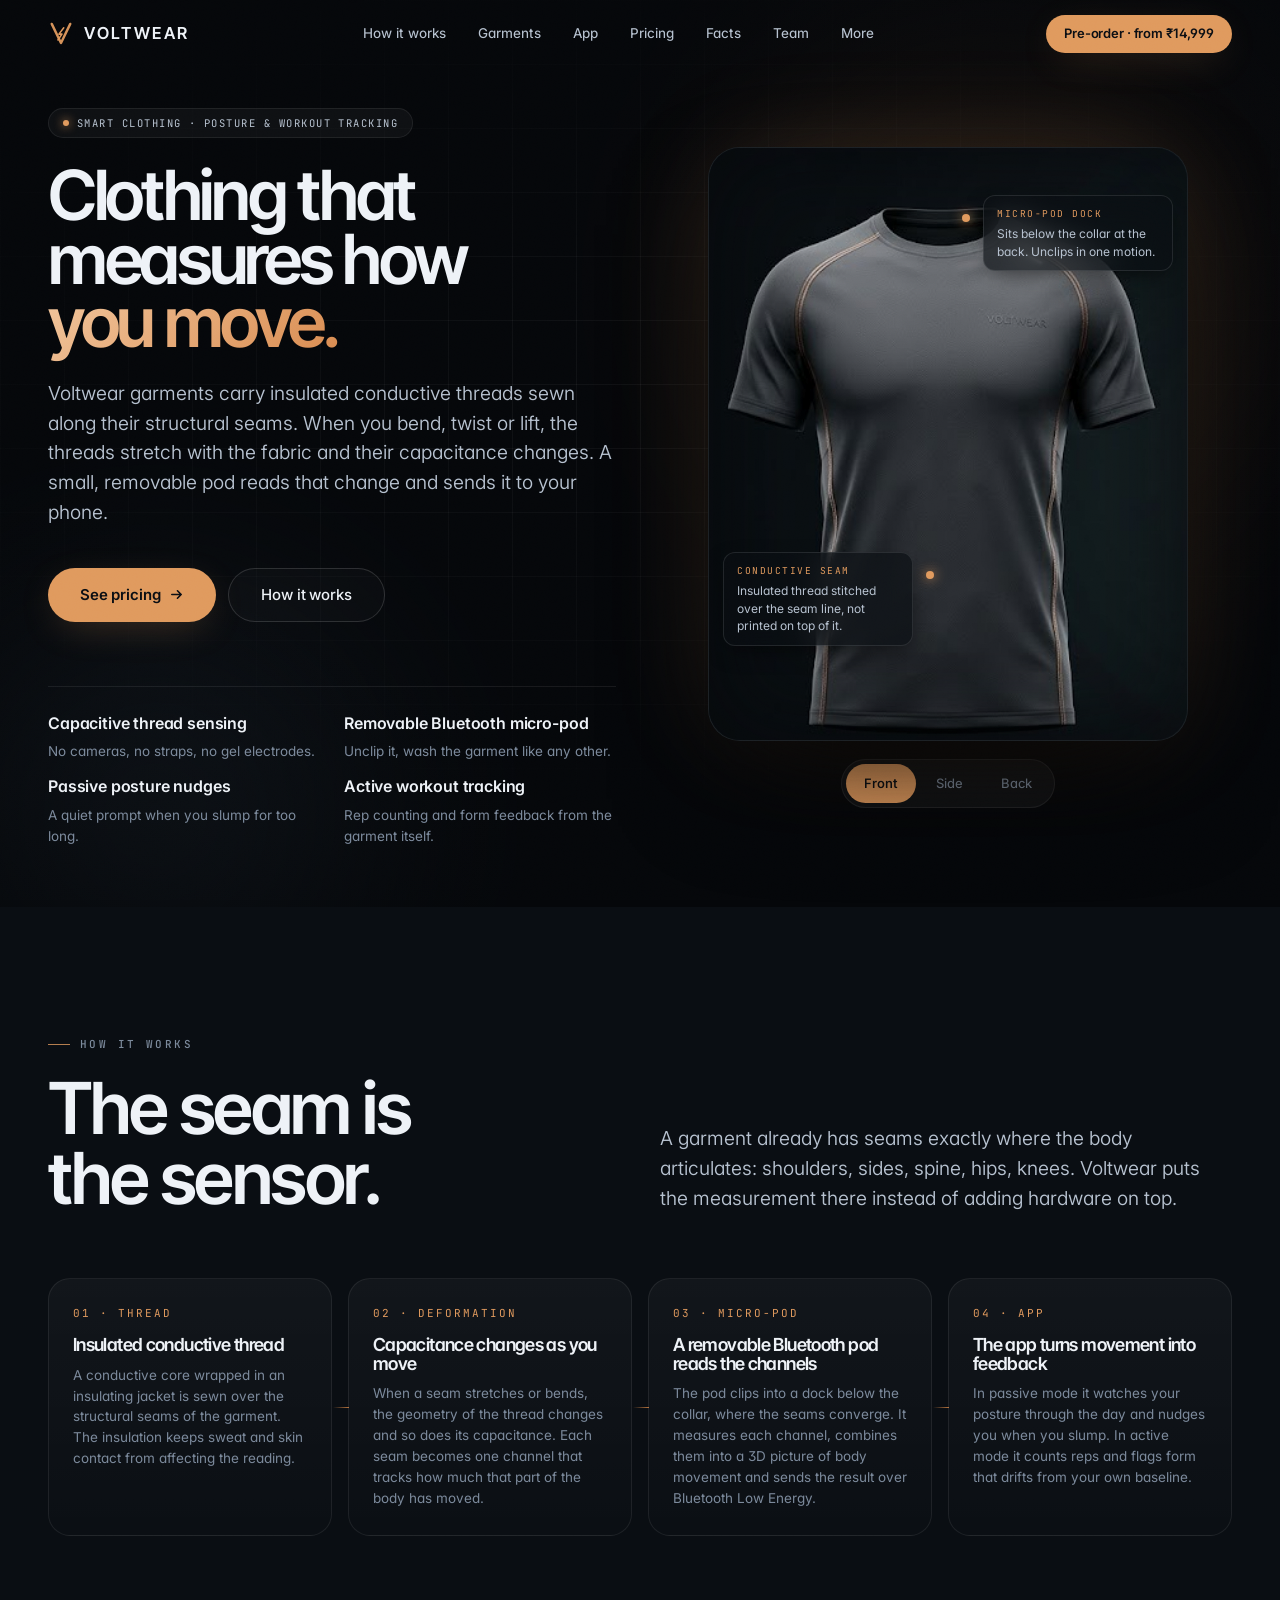
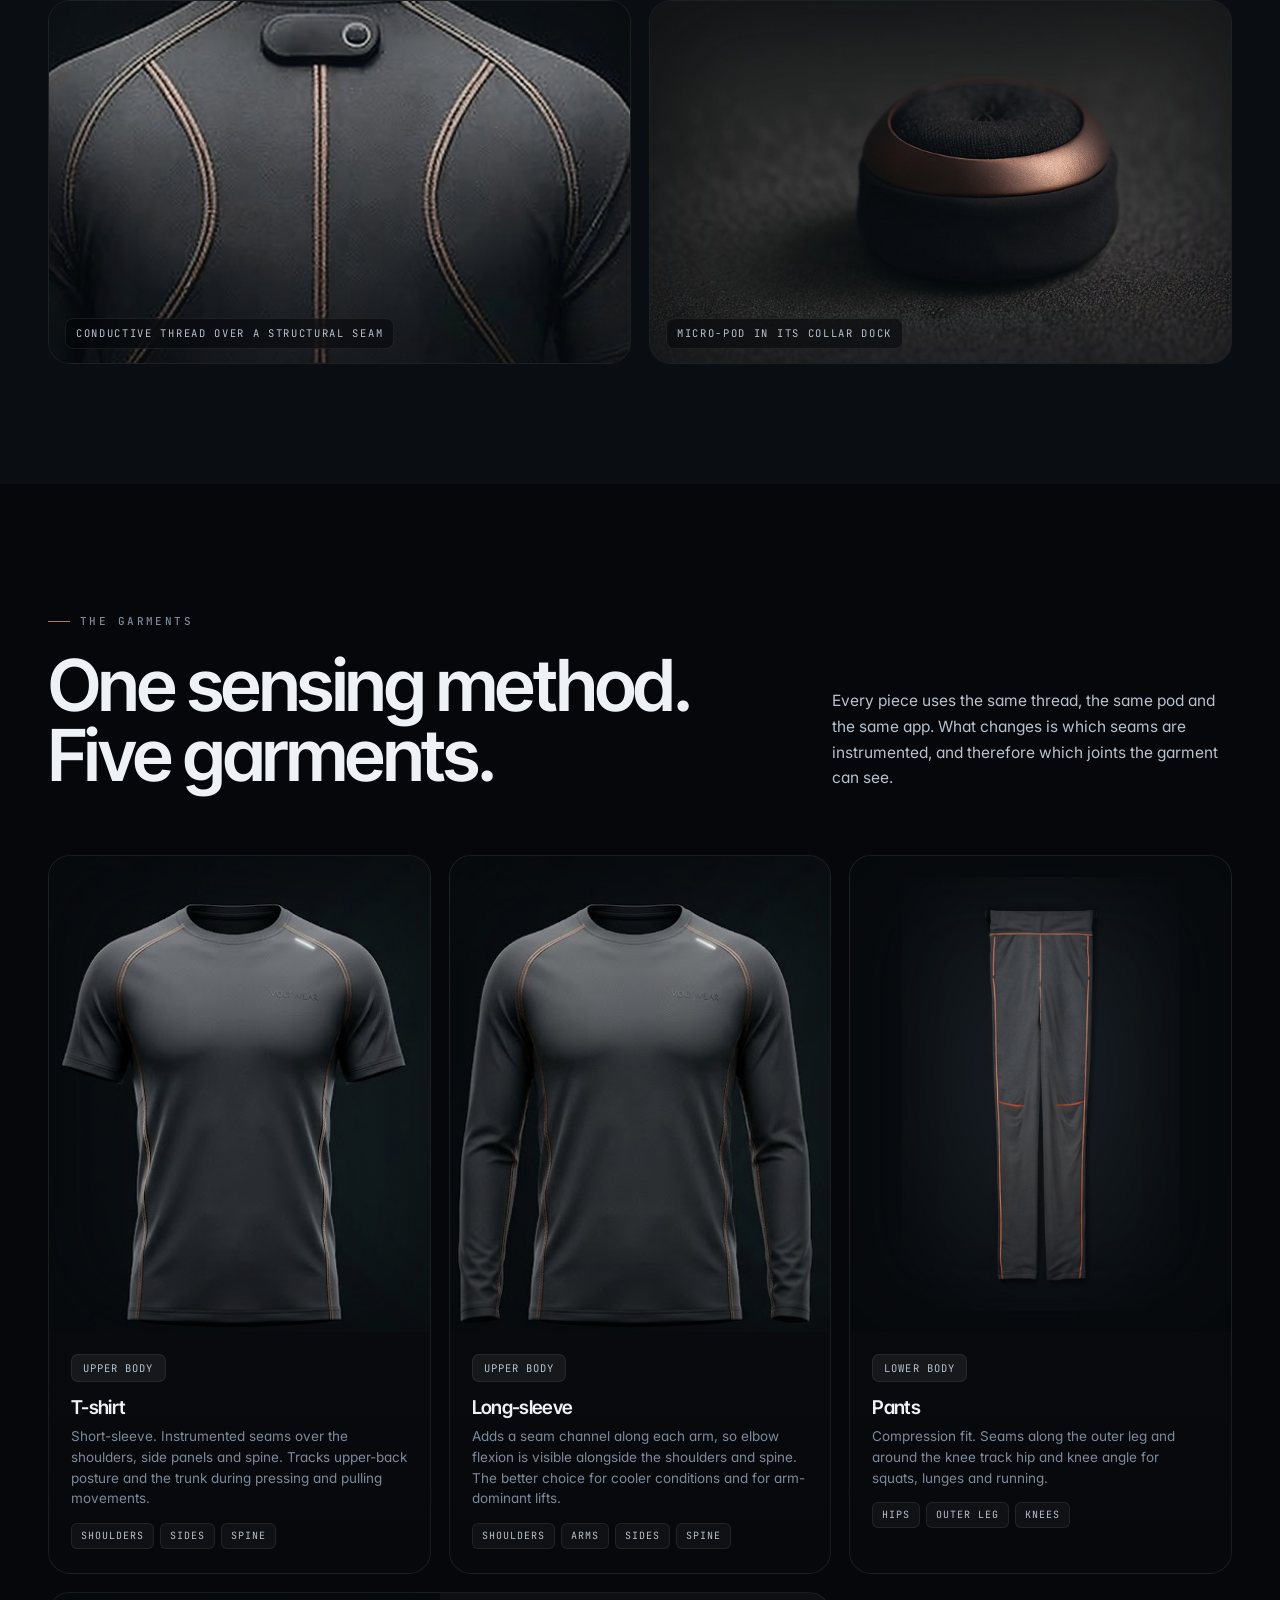
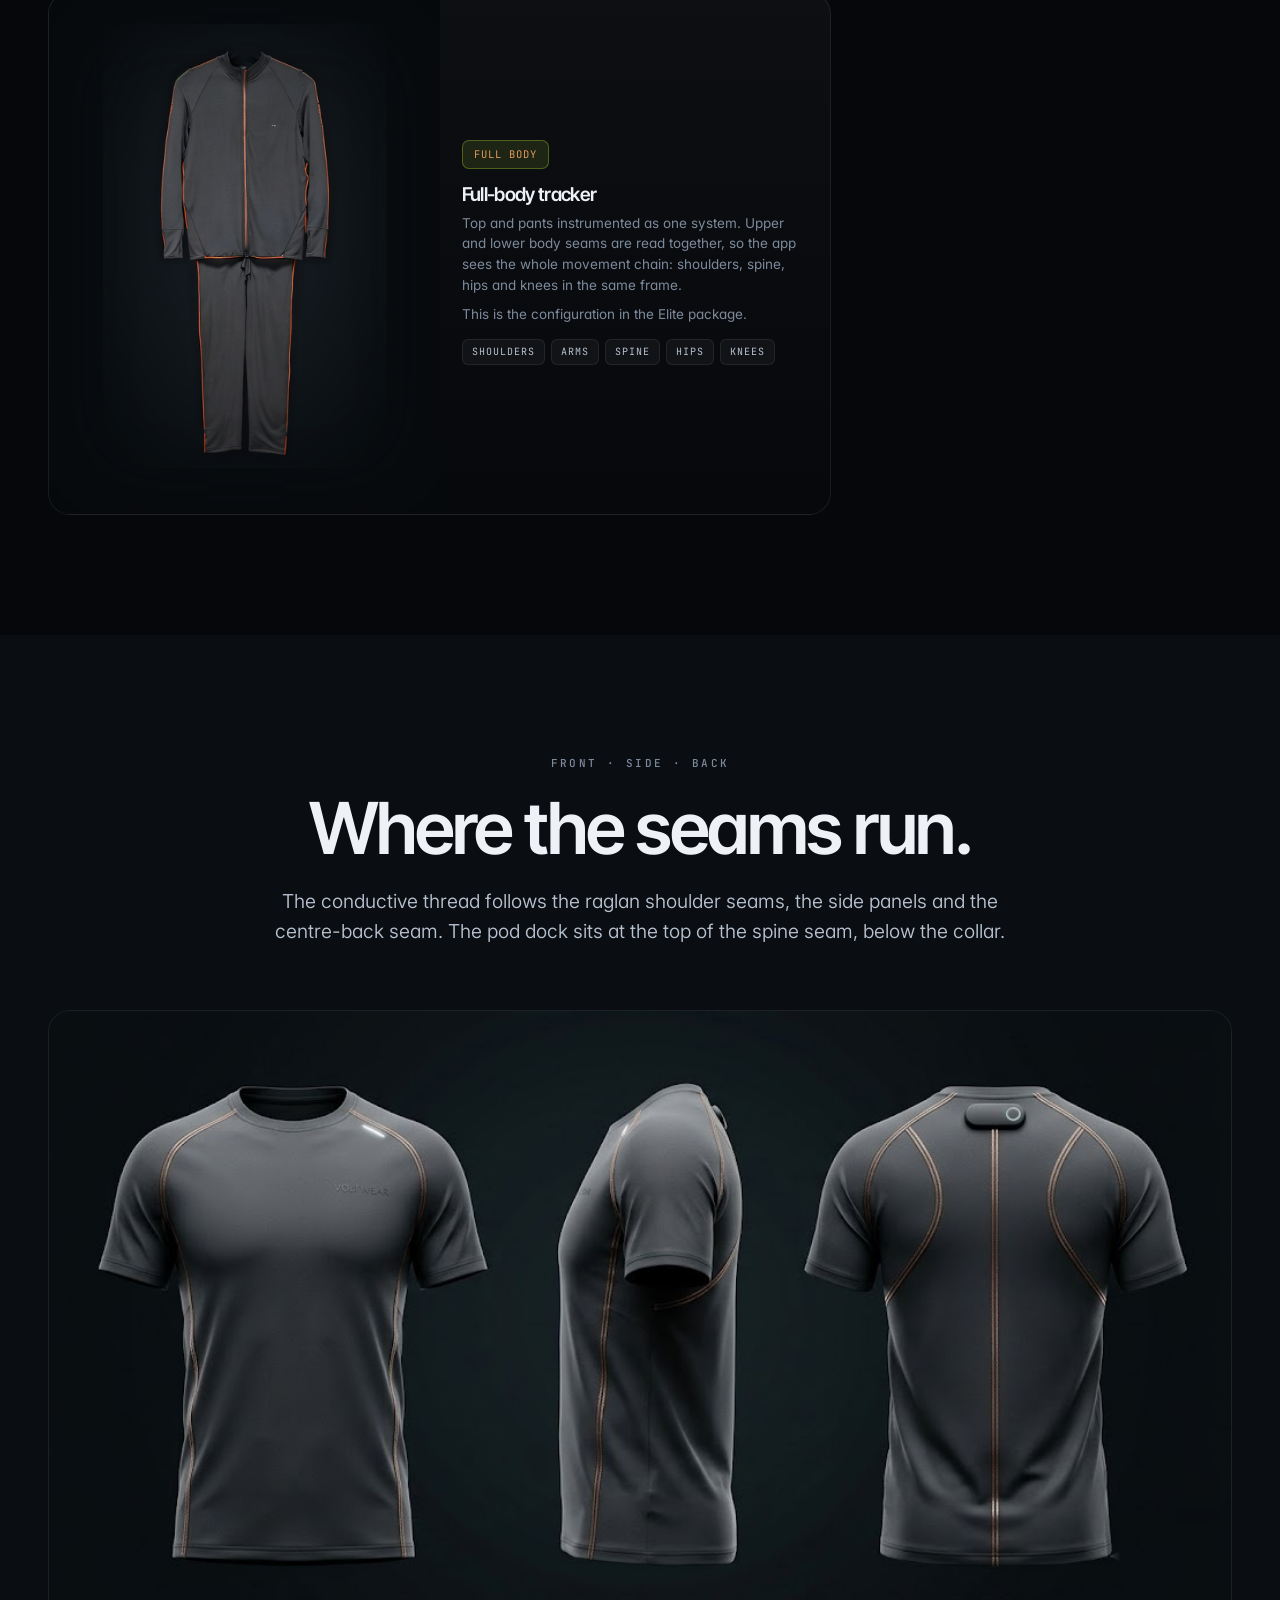
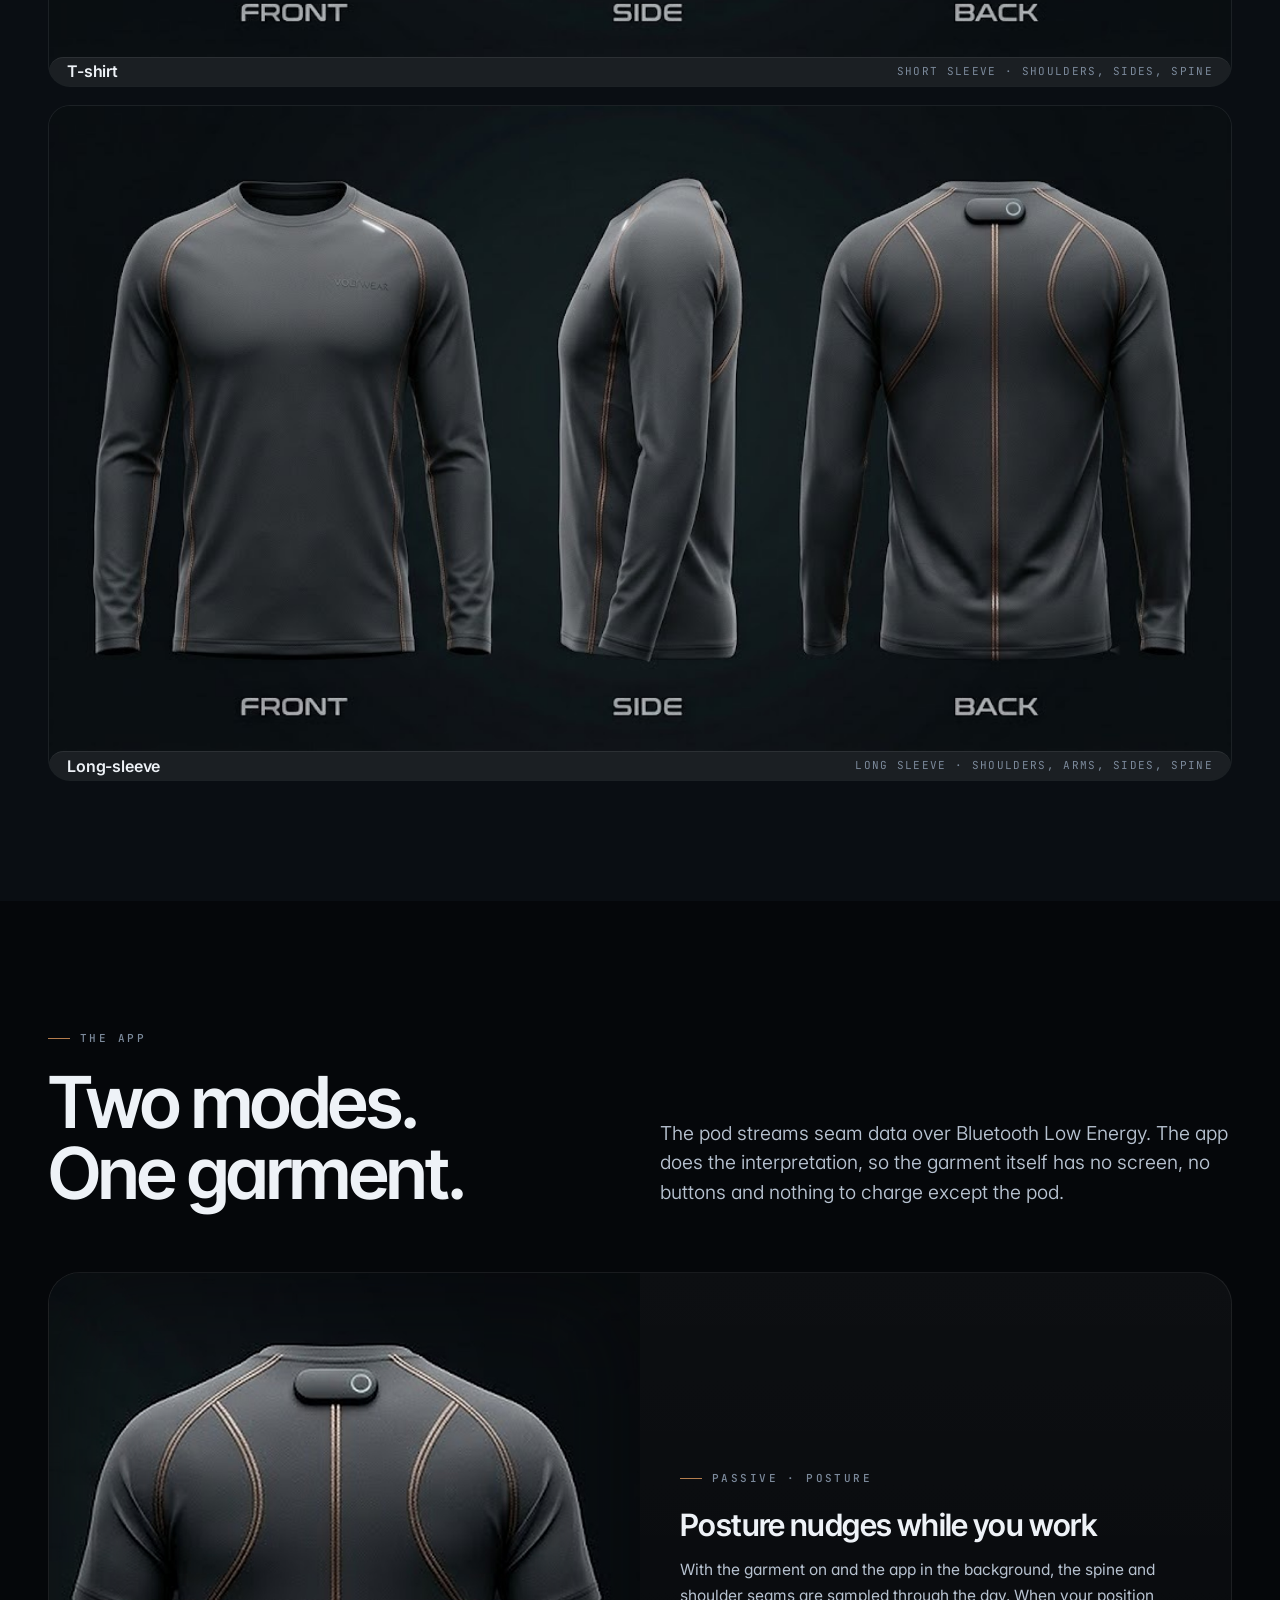
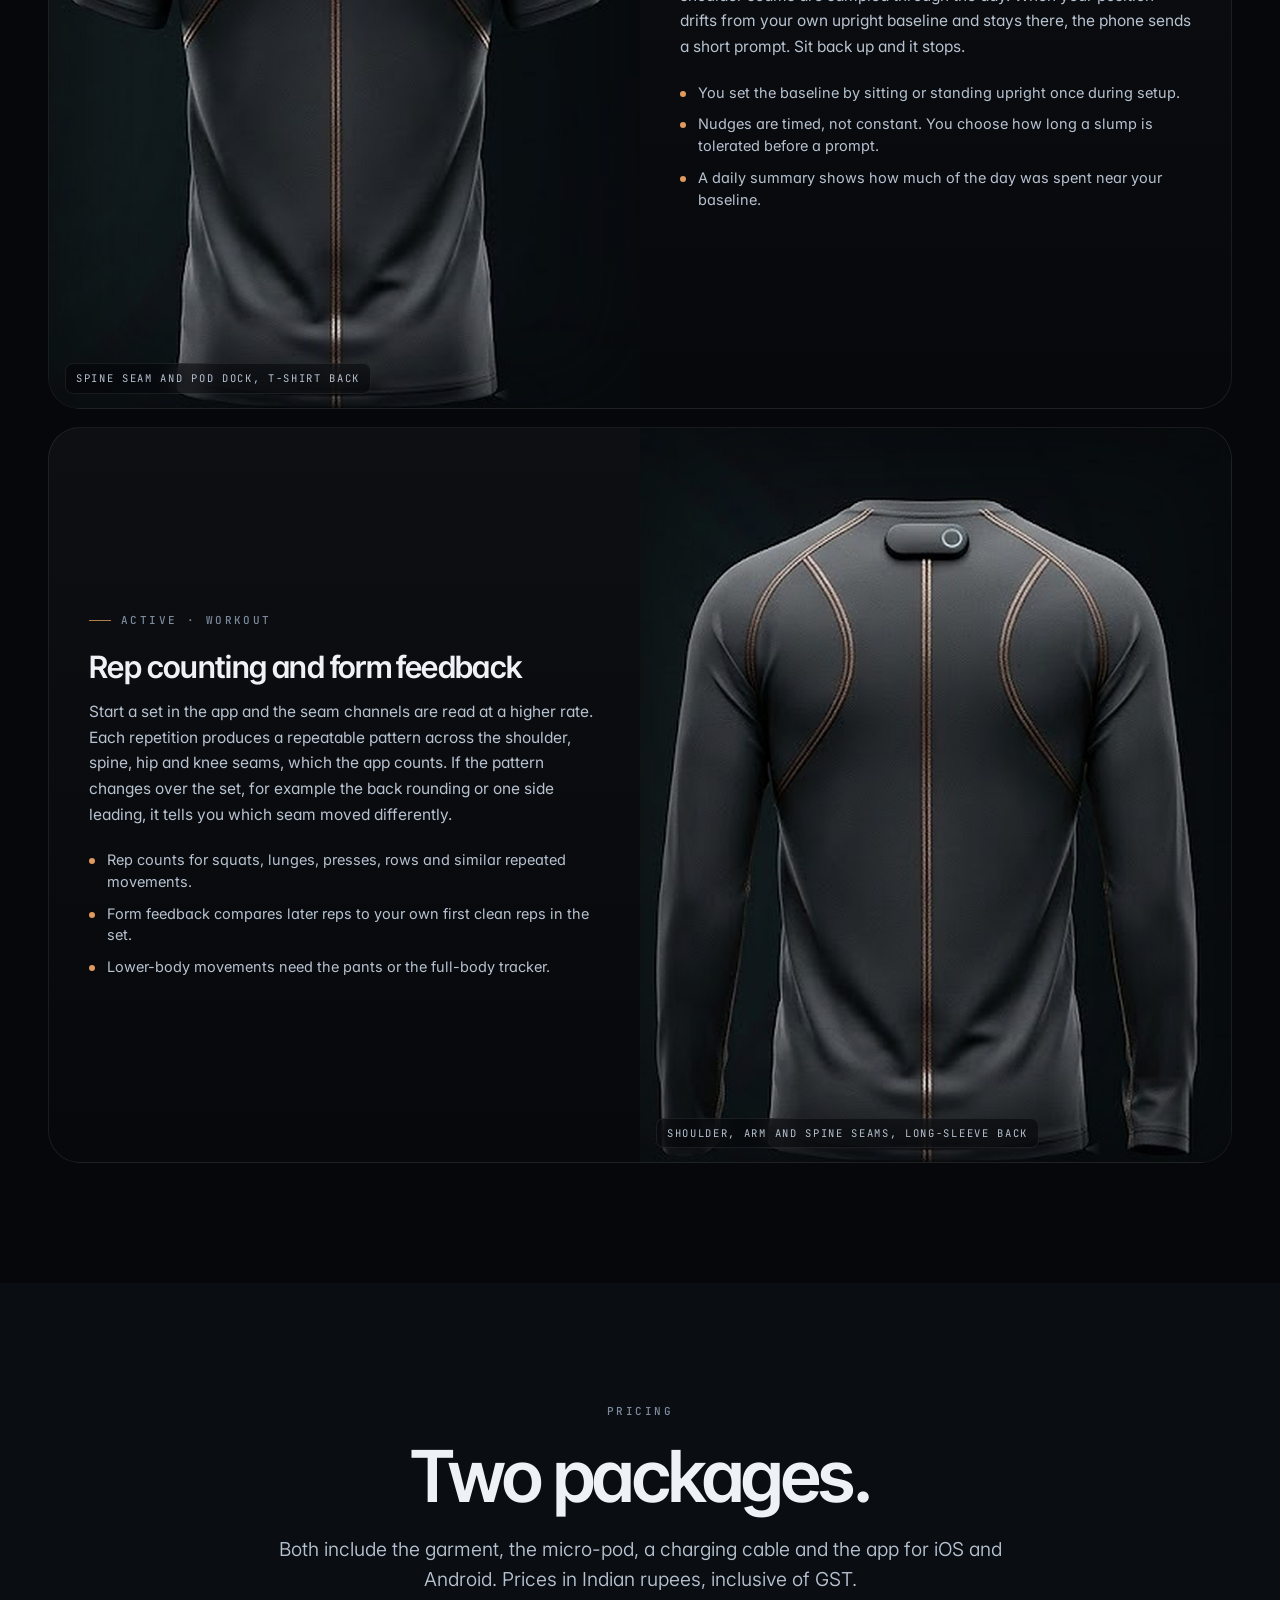
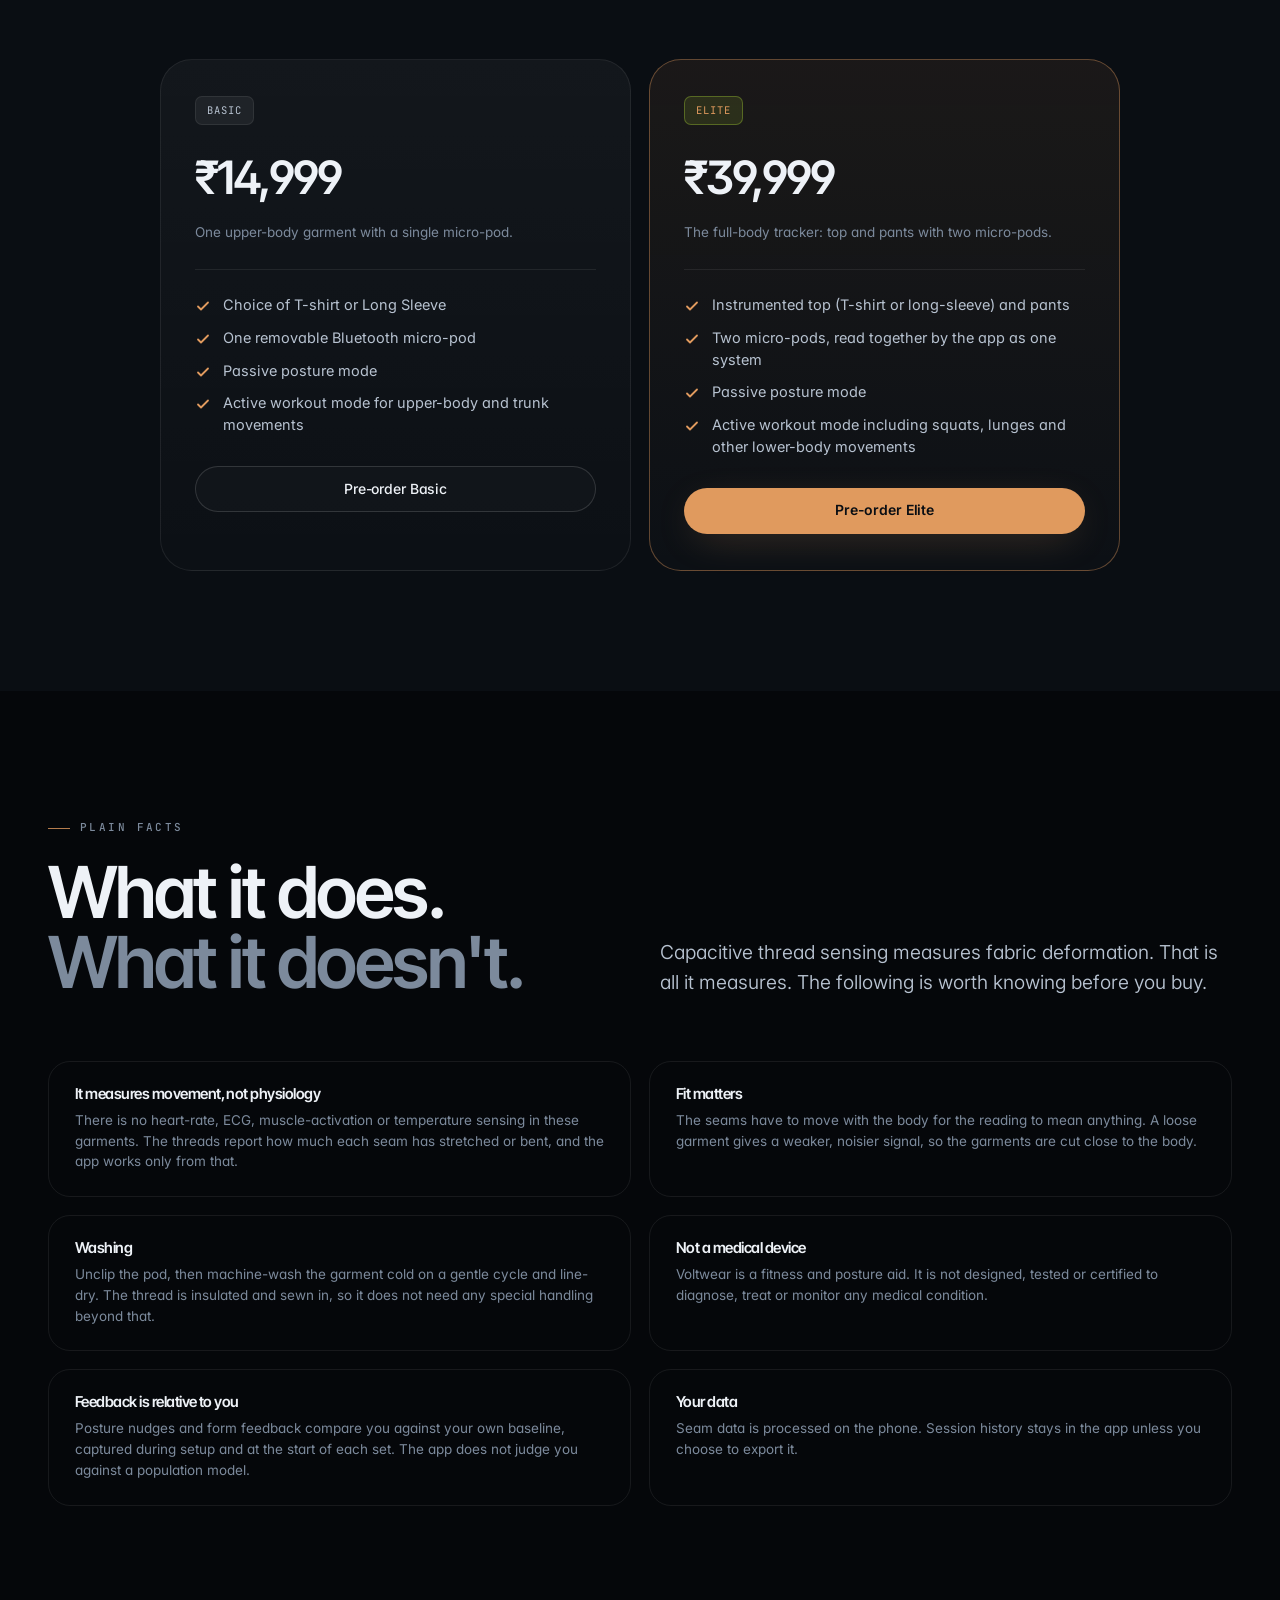
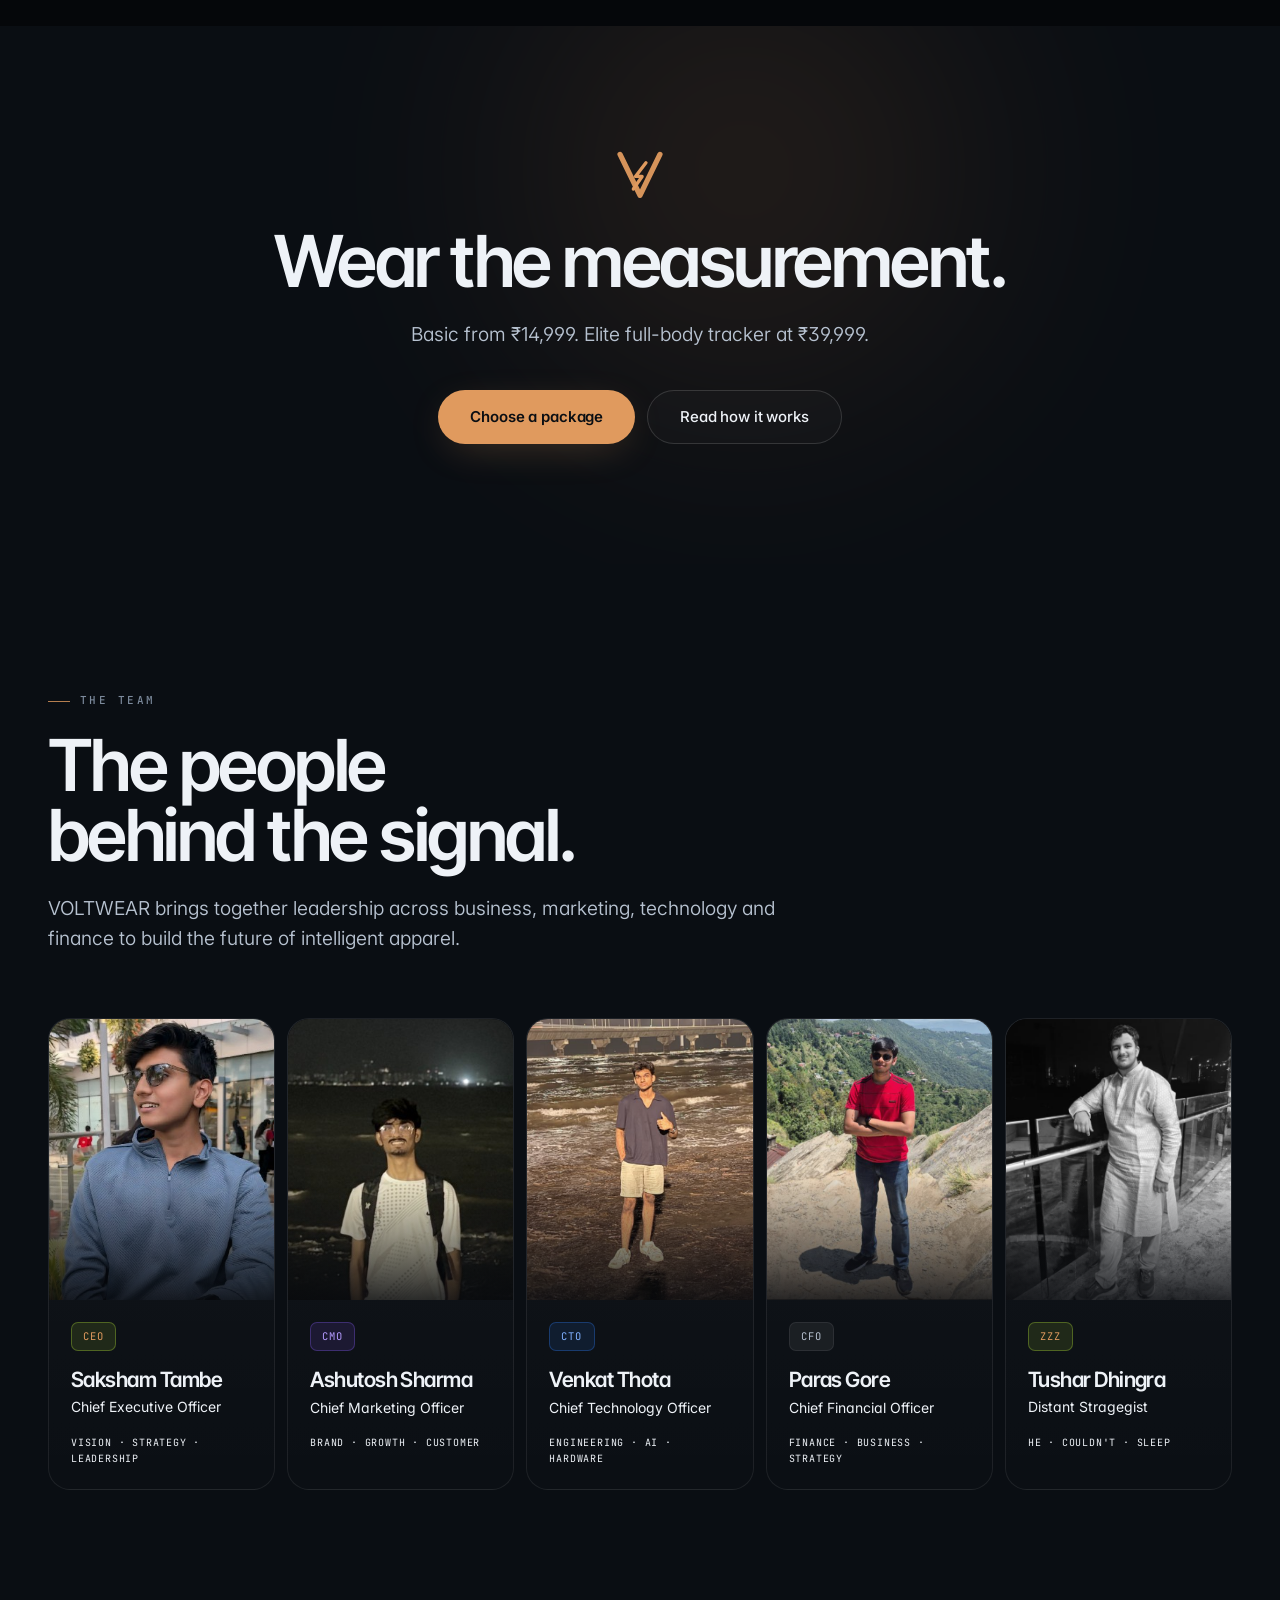
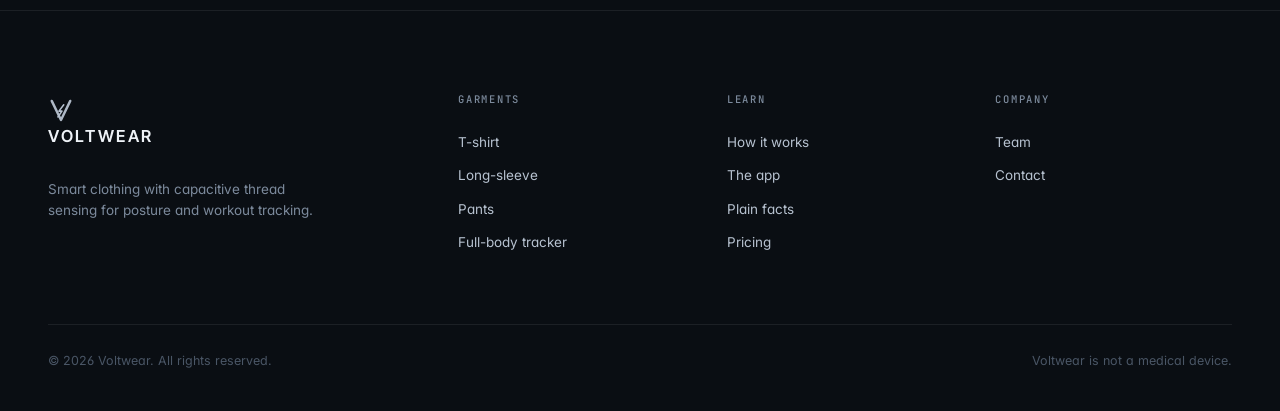
<file: index.html>
<!doctype html>
<html lang="en">
<head>
<meta charset="utf-8">
<meta name="viewport" content="width=device-width,initial-scale=1">
<title>VOLTWEAR — Clothing that measures how you move</title>
<meta name="description" content="Voltwear garments carry insulated conductive threads over their structural seams. As the body moves, the threads deform and their capacitance changes. A removable Bluetooth micro-pod reads those changes and the app turns them into posture nudges, rep counts and form feedback.">
<link rel="icon" href="data:image/svg+xml,%3Csvg xmlns='http://www.w3.org/2000/svg' viewBox='0 0 32 32'%3E%3Crect width='32' height='32' rx='7' fill='%230A0E13'/%3E%3Cpath d='M6 7 L16 27 L26 7' stroke='%23E09A5E' stroke-width='3' fill='none' stroke-linecap='round' stroke-linejoin='round'/%3E%3Cpath d='M19 10 L14 17 L17 17 L13 24' stroke='%23EEF2F7' stroke-width='2' fill='none' stroke-linecap='round' stroke-linejoin='round'/%3E%3C/svg%3E">
<link rel="preconnect" href="https://fonts.googleapis.com">
<link rel="preconnect" href="https://fonts.gstatic.com" crossorigin>
<link href="https://fonts.googleapis.com/css2?family=Inter+Tight:wght@400;500;600;700&family=Inter:wght@300;350;400;450;500;600&family=JetBrains+Mono:wght@400;500&display=swap" rel="stylesheet">
<link rel="stylesheet" href="assets/css/core.css?v=7">
<link rel="stylesheet" href="assets/css/landing.css?v=1">
<!-- Google tag (gtag.js) -->
<script async src="https://www.googletagmanager.com/gtag/js?id=G-XBXHCBQ2SL"></script>
<script>
  window.dataLayer = window.dataLayer || [];
  function gtag(){dataLayer.push(arguments);}
  gtag('js', new Date());

  gtag('config', 'G-Z0QBXFW22V');
</script>
</head>
<body>

<!-- ============ NAV ============ -->
<header class="nav">
  <div class="container">
    <a class="nav-logo" href="index.html">
      <span data-logo="mark" data-size="26" data-grad="false"></span>
      <span class="wm">Voltwear</span>
    </a>
    <nav class="nav-links">
      <a href="#how">How it works</a>
      <a href="#garments">Garments</a>
      <a href="#modes">App</a>
      <a href="#pricing">Pricing</a>
      <a href="#facts">Facts</a>
      <a href ="#team">Team</a>
      <a href="product.html">More</a>
    </nav>
    <div class="nav-cta">
      <a href="#pricing" class="btn btn-volt btn-sm">Pre-order · from ₹14,999</a>
      <button class="burger" aria-label="Menu"><span></span></button>
    </div>
  </div>
</header>

<!-- ============ HERO ============ -->
<section class="hero">
  <div class="hero-bg">
    <div class="orb orb-a"></div><div class="orb orb-b"></div>
    <div class="grid-fade"></div><div class="vignette"></div>
  </div>

  <div class="container" style="position:relative;z-index:2">
    <div style="display:grid;grid-template-columns:1fr 1fr;gap:48px;align-items:center" class="hero-grid">

      <div>
        <div class="pill rv in" style="margin-bottom:26px"><span class="dot"></span> Smart clothing · Posture &amp; workout tracking</div>
        <h1 class="h-xxl rv">Clothing that<br>measures how<br><span class="grad-volt">you move.</span></h1>
        <p class="lede mt24 rv rv-d1">
          Voltwear garments carry insulated conductive threads sewn along their structural seams.
          When you bend, twist or lift, the threads stretch with the fabric and their capacitance
          changes. A small, removable pod reads that change and sends it to your phone.
        </p>
        <div class="flex gap-12 wrap mt40 rv rv-d2 hero-actions">
          <a href="#pricing" class="btn btn-volt btn-lg btn-arrow">See pricing
            <svg width="15" height="15" viewBox="0 0 16 16" fill="none"><path d="M3 8h10M9 4l4 4-4 4" stroke="currentColor" stroke-width="1.7" stroke-linecap="round" stroke-linejoin="round"/></svg>
          </a>
          <a href="#how" class="btn btn-ghost btn-lg">How it works</a>
        </div>

        <ul class="grid g2 mt64 rv rv-d3" style="gap:14px 24px;border-top:1px solid var(--hairline);padding-top:26px">
          <li><div class="h-xs">Capacitive thread sensing</div><div class="small mt8">No cameras, no straps, no gel electrodes.</div></li>
          <li><div class="h-xs">Removable Bluetooth micro-pod</div><div class="small mt8">Unclip it, wash the garment like any other.</div></li>
          <li><div class="h-xs">Passive posture nudges</div><div class="small mt8">A quiet prompt when you slump for too long.</div></li>
          <li><div class="h-xs">Active workout tracking</div><div class="small mt8">Rep counting and form feedback from the garment itself.</div></li>
        </ul>
      </div>

      <!-- Stationary product photography: front / side / back -->
      <div class="viewer rv rv-d1" data-viewer tabindex="0" aria-label="Voltwear T-shirt, front, side and back views">
        <div class="viewer-frame">
          <img src="assets/images/products/tee-front.png" data-view="front" alt="Voltwear short-sleeve T-shirt, front view, showing the copper conductive seams over the shoulders and sides" class="on">
          <img src="assets/images/products/tee-side.png"  data-view="side"  alt="Voltwear T-shirt, side view, showing the conductive seam running down the side panel">
          <img src="assets/images/products/tee-back.png"  data-view="back"  alt="Voltwear T-shirt, back view, showing the spine seam and the micro-pod dock below the collar">
          <div class="viewer-note note-pod"><div class="k">Micro-pod dock</div><div class="t">Sits below the collar at the back. Unclips in one motion.</div></div>
          <div class="viewer-note note-seam"><div class="k">Conductive seam</div><div class="t">Insulated thread stitched over the seam line, not printed on top of it.</div></div>
        </div>
        <div class="seg seg-volt" role="tablist">
          <button data-view-btn="front" class="on">Front</button>
          <button data-view-btn="side">Side</button>
          <button data-view-btn="back">Back</button>
        </div>
      </div>
    </div>
  </div>
</section>

<!-- ============ HOW IT WORKS ============ -->
<section class="section section-alt" id="how">
  <div class="container">
    <div class="grid g2 gap-40 mb64" style="align-items:end">
      <div class="rv">
        <div class="eyebrow">How it works</div>
        <h2 class="h-xl">The seam is<br>the sensor.</h2>
      </div>
      <p class="lede rv rv-d1">
        A garment already has seams exactly where the body articulates: shoulders, sides, spine,
        hips, knees. Voltwear puts the measurement there instead of adding hardware on top.
      </p>
    </div>

    <div class="steps">
      <div class="step rv">
        <div class="n">01 · THREAD</div>
        <h3>Insulated conductive thread</h3>
        <p class="small">A conductive core wrapped in an insulating jacket is sewn over the structural seams of the garment. The insulation keeps sweat and skin contact from affecting the reading.</p>
      </div>
      <div class="step rv rv-d1">
        <div class="n">02 · DEFORMATION</div>
        <h3>Capacitance changes as you move</h3>
        <p class="small">When a seam stretches or bends, the geometry of the thread changes and so does its capacitance. Each seam becomes one channel that tracks how much that part of the body has moved.</p>
      </div>
      <div class="step rv rv-d2">
        <div class="n">03 · MICRO-POD</div>
        <h3>A removable Bluetooth pod reads the channels</h3>
        <p class="small">The pod clips into a dock below the collar, where the seams converge. It measures each channel, combines them into a 3D picture of body movement and sends the result over Bluetooth Low Energy.</p>
      </div>
      <div class="step rv rv-d3">
        <div class="n">04 · APP</div>
        <h3>The app turns movement into feedback</h3>
        <p class="small">In passive mode it watches your posture through the day and nudges you when you slump. In active mode it counts reps and flags form that drifts from your own baseline.</p>
      </div>
    </div>

    <div class="grid g2 mt64" style="gap:18px">
      <figure class="photo rv" style="aspect-ratio:16/10">
        <img src="assets/images/products/seam.jpg" alt="Macro photograph of the copper conductive thread stitched along a seam of the dark knit fabric">
        <figcaption class="cap">Conductive thread over a structural seam</figcaption>
      </figure>
      <figure class="photo rv rv-d1" style="aspect-ratio:16/10">
        <img src="assets/images/products/pod.jpg" alt="Close-up of the removable Bluetooth micro-pod clipped into its fabric dock at the collar">
        <figcaption class="cap">Micro-pod in its collar dock</figcaption>
      </figure>
    </div>
  </div>
</section>

<!-- ============ GARMENTS ============ -->
<section class="section" id="garments">
  <div class="container">
    <div class="flex between wrap gap-24 mb64 rv" style="align-items:flex-end">
      <div><div class="eyebrow">The garments</div><h2 class="h-xl">One sensing method.<br>Five garments.</h2></div>
      <p class="body" style="max-width:40ch">Every piece uses the same thread, the same pod and the same app. What changes is which seams are instrumented, and therefore which joints the garment can see.</p>
    </div>

    <div class="products">
      <article class="product rv">
        <div class="photo"><img src="assets/images/products/tee-front.png" data-alt="assets/images/products/tee-back.png" alt="Voltwear short-sleeve T-shirt"></div>
        <div class="info">
          <span class="tag">Upper body</span>
          <h3 class="mt16">T-shirt</h3>
          <p class="small mt8">Short-sleeve. Instrumented seams over the shoulders, side panels and spine. Tracks upper-back posture and the trunk during pressing and pulling movements.</p>
          <div class="zones"><span>Shoulders</span><span>Sides</span><span>Spine</span></div>
        </div>
      </article>

      <article class="product rv rv-d1">
        <div class="photo"><img src="assets/images/products/ls-front.png" data-alt="assets/images/products/ls-back.png" alt="Voltwear long-sleeve top"></div>
        <div class="info">
          <span class="tag">Upper body</span>
          <h3 class="mt16">Long-sleeve</h3>
          <p class="small mt8">Adds a seam channel along each arm, so elbow flexion is visible alongside the shoulders and spine. The better choice for cooler conditions and for arm-dominant lifts.</p>
          <div class="zones"><span>Shoulders</span><span>Arms</span><span>Sides</span><span>Spine</span></div>
        </div>
      </article>

      <article class="product rv">
        <div class="photo"><img src="assets/images/products/pants.jpg" alt="Voltwear training pants"></div>
        <div class="info">
          <span class="tag">Lower body</span>
          <h3 class="mt16">Pants</h3>
          <p class="small mt8">Compression fit. Seams along the outer leg and around the knee track hip and knee angle for squats, lunges and running.</p>
          <div class="zones"><span>Hips</span><span>Outer leg</span><span>Knees</span></div>
        </div>
      </article>

      <article class="product wide rv rv-d1">
        <div class="photo"><img src="assets/images/products/suit.jpg" alt="Voltwear full-body tracker suit"></div>
        <div class="info">
          <span class="tag tag-volt">Full body</span>
          <h3 class="mt16">Full-body tracker</h3>
          <p class="small mt8">Top and pants instrumented as one system. Upper and lower body seams are read together, so the app sees the whole movement chain: shoulders, spine, hips and knees in the same frame.</p>
          <p class="small mt8">This is the configuration in the Elite package.</p>
          <div class="zones"><span>Shoulders</span><span>Arms</span><span>Spine</span><span>Hips</span><span>Knees</span></div>
        </div>
      </article>
    </div>
  </div>
</section>

<!-- ============ THREE-VIEW SHEETS ============ -->
<section class="section section-alt" id="views">
  <div class="container">
    <div class="tc mb64 rv">
      <div class="eyebrow no-rule" style="display:flex;justify-content:center">Front · Side · Back</div>
      <h2 class="h-xl">Where the seams run.</h2>
      <p class="lede mx mt24" style="text-align:center">The conductive thread follows the raglan shoulder seams, the side panels and the centre-back seam. The pod dock sits at the top of the spine seam, below the collar.</p>
    </div>
    <div class="grid" style="gap:18px">
      <figure class="sheet rv">
        <img src="assets/images/products/tee-views.jpg" alt="Voltwear short-sleeve T-shirt shown from the front, side and back">
        <figcaption class="bar"><span class="h-xs">T-shirt</span><span class="micro">Short sleeve · shoulders, sides, spine</span></figcaption>
      </figure>
      <figure class="sheet rv rv-d1">
        <img src="assets/images/products/longsleeve-views.jpg" alt="Voltwear long-sleeve top shown from the front, side and back">
        <figcaption class="bar"><span class="h-xs">Long-sleeve</span><span class="micro">Long sleeve · shoulders, arms, sides, spine</span></figcaption>
      </figure>
    </div>
  </div>
</section>

<!-- ============ TWO MODES ============ -->
<section class="section" id="modes">
  <div class="container">
    <div class="grid g2 gap-40 mb64" style="align-items:end">
      <div class="rv"><div class="eyebrow">The app</div><h2 class="h-xl">Two modes.<br>One garment.</h2></div>
      <p class="lede rv rv-d1">The pod streams seam data over Bluetooth Low Energy. The app does the interpretation, so the garment itself has no screen, no buttons and nothing to charge except the pod.</p>
    </div>

    <div class="grid" style="gap:18px">
      <div class="mode rv">
        <figure class="photo"><figcaption class="cap">Spine seam and pod dock, T-shirt back</figcaption><img src="assets/images/products/desk.jpg" alt="Back of the Voltwear T-shirt showing the centre-back spine seam and the micro-pod dock below the collar"></figure>
        <div class="txt">
          <div class="eyebrow">Passive · Posture</div>
          <h3 class="h-md">Posture nudges while you work</h3>
          <p class="body mt16">With the garment on and the app in the background, the spine and shoulder seams are sampled through the day. When your position drifts from your own upright baseline and stays there, the phone sends a short prompt. Sit back up and it stops.</p>
          <ul>
            <li>You set the baseline by sitting or standing upright once during setup.</li>
            <li>Nudges are timed, not constant. You choose how long a slump is tolerated before a prompt.</li>
            <li>A daily summary shows how much of the day was spent near your baseline.</li>
          </ul>
        </div>
      </div>

      <div class="mode flip rv">
        <figure class="photo"><figcaption class="cap">Shoulder, arm and spine seams, long-sleeve back</figcaption><img src="assets/images/products/gym.jpg" alt="Back of the Voltwear long-sleeve showing the shoulder, arm and spine seams read during a set"></figure>
        <div class="txt">
          <div class="eyebrow">Active · Workout</div>
          <h3 class="h-md">Rep counting and form feedback</h3>
          <p class="body mt16">Start a set in the app and the seam channels are read at a higher rate. Each repetition produces a repeatable pattern across the shoulder, spine, hip and knee seams, which the app counts. If the pattern changes over the set, for example the back rounding or one side leading, it tells you which seam moved differently.</p>
          <ul>
            <li>Rep counts for squats, lunges, presses, rows and similar repeated movements.</li>
            <li>Form feedback compares later reps to your own first clean reps in the set.</li>
            <li>Lower-body movements need the pants or the full-body tracker.</li>
          </ul>
        </div>
      </div>
    </div>
  </div>
</section>

<!-- ============ PRICING ============ -->
<section class="section section-alt" id="pricing">
  <div class="container">
    <div class="tc mb64 rv">
      <div class="eyebrow no-rule" style="display:flex;justify-content:center">Pricing</div>
      <h2 class="h-xl">Two packages.</h2>
      <p class="lede mx mt24" style="text-align:center">Both include the garment, the micro-pod, a charging cable and the app for iOS and Android. Prices in Indian rupees, inclusive of GST.</p>
    </div>

    <div class="plans">
      <div class="plan rv">
        <span class="tag">Basic</span>
        <div class="price">₹14,999</div>
        <p class="small mt8">One upper-body garment with a single micro-pod.</p>
        <ul>
          <li><svg width="16" height="16" viewBox="0 0 16 16" fill="none"><path d="M3 8.5l3 3 7-7" stroke="#E09A5E" stroke-width="1.8" stroke-linecap="round" stroke-linejoin="round"/></svg>Choice of T-shirt or Long Sleeve</li>
          <li><svg width="16" height="16" viewBox="0 0 16 16" fill="none"><path d="M3 8.5l3 3 7-7" stroke="#E09A5E" stroke-width="1.8" stroke-linecap="round" stroke-linejoin="round"/></svg>One removable Bluetooth micro-pod</li>
          <li><svg width="16" height="16" viewBox="0 0 16 16" fill="none"><path d="M3 8.5l3 3 7-7" stroke="#E09A5E" stroke-width="1.8" stroke-linecap="round" stroke-linejoin="round"/></svg>Passive posture mode</li>
          <li><svg width="16" height="16" viewBox="0 0 16 16" fill="none"><path d="M3 8.5l3 3 7-7" stroke="#E09A5E" stroke-width="1.8" stroke-linecap="round" stroke-linejoin="round"/></svg>Active workout mode for upper-body and trunk movements</li>
        </ul>
        <a href="mailto:voltwearsports@gmail.com?subject=Pre-order%20Basic" class="btn btn-ghost">Pre-order Basic</a>
      </div>

      <div class="plan elite rv rv-d1">
        <span class="tag tag-volt">Elite</span>
        <div class="price">₹39,999</div>
        <p class="small mt8">The full-body tracker: top and pants with two micro-pods.</p>
        <ul>
          <li><svg width="16" height="16" viewBox="0 0 16 16" fill="none"><path d="M3 8.5l3 3 7-7" stroke="#E09A5E" stroke-width="1.8" stroke-linecap="round" stroke-linejoin="round"/></svg>Instrumented top (T-shirt or long-sleeve) and pants</li>
          <li><svg width="16" height="16" viewBox="0 0 16 16" fill="none"><path d="M3 8.5l3 3 7-7" stroke="#E09A5E" stroke-width="1.8" stroke-linecap="round" stroke-linejoin="round"/></svg>Two micro-pods, read together by the app as one system</li>
          <li><svg width="16" height="16" viewBox="0 0 16 16" fill="none"><path d="M3 8.5l3 3 7-7" stroke="#E09A5E" stroke-width="1.8" stroke-linecap="round" stroke-linejoin="round"/></svg>Passive posture mode</li>
          <li><svg width="16" height="16" viewBox="0 0 16 16" fill="none"><path d="M3 8.5l3 3 7-7" stroke="#E09A5E" stroke-width="1.8" stroke-linecap="round" stroke-linejoin="round"/></svg>Active workout mode including squats, lunges and other lower-body movements</li>
        </ul>
        <a href="mailto:voltwearsports@gmail.com?subject=Pre-order%20Elite" class="btn btn-volt">Pre-order Elite</a>
      </div>
    </div>
  </div>
</section>

<!-- ============ PLAIN FACTS ============ -->
<section class="section" id="facts">
  <div class="container">
    <div class="grid g2 gap-40 mb64" style="align-items:end">
      <div class="rv"><div class="eyebrow">Plain facts</div><h2 class="h-xl">What it does.<br><span class="c-dim">What it doesn't.</span></h2></div>
      <p class="lede rv rv-d1">Capacitive thread sensing measures fabric deformation. That is all it measures. The following is worth knowing before you buy.</p>
    </div>
    <div class="facts">
      <div class="fact rv"><h4>It measures movement, not physiology</h4><p class="small">There is no heart-rate, ECG, muscle-activation or temperature sensing in these garments. The threads report how much each seam has stretched or bent, and the app works only from that.</p></div>
      <div class="fact rv rv-d1"><h4>Fit matters</h4><p class="small">The seams have to move with the body for the reading to mean anything. A loose garment gives a weaker, noisier signal, so the garments are cut close to the body.</p></div>
      <div class="fact rv rv-d2"><h4>Washing</h4><p class="small">Unclip the pod, then machine-wash the garment cold on a gentle cycle and line-dry. The thread is insulated and sewn in, so it does not need any special handling beyond that.</p></div>
      <div class="fact rv rv-d3"><h4>Not a medical device</h4><p class="small">Voltwear is a fitness and posture aid. It is not designed, tested or certified to diagnose, treat or monitor any medical condition.</p></div>
      <div class="fact rv rv-d4"><h4>Feedback is relative to you</h4><p class="small">Posture nudges and form feedback compare you against your own baseline, captured during setup and at the start of each set. The app does not judge you against a population model.</p></div>
      <div class="fact rv rv-d5"><h4>Your data</h4><p class="small">Seam data is processed on the phone. Session history stays in the app unless you choose to export it.</p></div>
    </div>
  </div>
</section>

<!-- ============ CTA ============ -->
<section class="section section-alt" style="position:relative;overflow:hidden">
  <div class="hero-bg"><div class="orb orb-a" style="top:-40%;left:30%;right:auto"></div></div>
  <div class="container tc" style="position:relative;z-index:2">
    <div class="rv">
      <span data-logo="mark" data-size="56" data-grad="false" style="display:flex;justify-content:center;color:var(--copper)"></span>
      <h2 class="h-xl mt24">Wear the measurement.</h2>
      <p class="lede mx mt24" style="text-align:center">Basic from ₹14,999. Elite full-body tracker at ₹39,999.</p>
      <div class="flex gap-12 mt40" style="justify-content:center;flex-wrap:wrap">
        <a href="#pricing" class="btn btn-volt btn-lg">Choose a package</a>
        <a href="#how" class="btn btn-ghost btn-lg">Read how it works</a>
      </div>
    </div>
  </div>
</section>

<!-- ===== TEAM ===== -->
<section class="section section-alt" id="team">
  <div class="container">

    <div class="eyebrow rv">The Team</div>

    <h2 class="h-xl mb24 rv">
      The people<br>
      behind the signal.
    </h2>

    <p class="lede mb64 rv rv-d1">
      VOLTWEAR brings together leadership across business, marketing,
      technology and finance to build the future of intelligent apparel.
    </p>

    <div class="team-grid">

      <!-- CEO -->
      <div class="team-card rv">
        <div class="team-photo">
          <img src="assets/images/saksham.jpg"
               alt="Saksham Tambe — CEO">
        </div>

        <div class="team-info">
          <span class="tag tag-volt">CEO</span>
          <h3>Saksham Tambe</h3>
          <p>
            Chief Executive Officer
          </p>
          <span class="team-role">
            Vision · Strategy · Leadership
          </span>
        </div>
      </div>

      <!-- CMO -->
      <div class="team-card rv rv-d1">
        <div class="team-photo">
          <img src="assets/images/ashutosh.jpg"
               alt="Ashutosh Sharma — CMO">
        </div>

        <div class="team-info">
          <span class="tag tag-violet">CMO</span>
          <h3>Ashutosh Sharma</h3>
          <p>
            Chief Marketing Officer
          </p>
          <span class="team-role">
            Brand · Growth · Customer
          </span>
        </div>
      </div>

      <!-- CTO -->
      <div class="team-card rv rv-d2">
        <div class="team-photo">
          <img src="assets/images/venkat.png"
               alt="Venkat Thota — CTO">
        </div>

        <div class="team-info">
          <span class="tag tag-arc">CTO</span>
          <h3>Venkat Thota</h3>
          <p>
            Chief Technology Officer
          </p>
          <span class="team-role">
            Engineering · AI · Hardware
          </span>
        </div>
      </div>

      <!-- CFO -->
      <div class="team-card rv rv-d3">
        <div class="team-photo">
          <img src="assets/images/paras.png"
               alt="Paras Gore — CFO">
        </div>

        <div class="team-info">
          <span class="tag">CFO</span>
          <h3>Paras Gore</h3>
          <p>
            Chief Financial Officer
          </p>
          <span class="team-role">
            Finance · Business · Strategy
          </span>
        </div>
      </div>

      <!-- Ex Founder-->
       <div class="team-card rv">
        <div class="team-photo">
          <img src="assets/images/tushar.png"
               alt="Tushar Dhingra — Ex-Founder">
        </div>

        <div class="team-info">
          <span class="tag tag-volt">zzZ</span>
          <h3>Tushar Dhingra</h3>
          <p>
            Distant Stragegist
          </p>
          <span class="team-role">
            He · Couldn't · Sleep
          </span>
        </div>
      </div>

    </div>

  </div>
</section>

<!-- ============ FOOTER ============ -->
<footer class="footer">
  <div class="container">
    <div class="grid" style="grid-template-columns:1.6fr 1fr 1fr 1fr;gap:32px">
      <div>
        <a class="nav-logo" href="index.html"><span data-logo="mark" data-size="26" data-grad="false"></span><span class="wm">Voltwear</span></a>
        <p class="small mt24" style="max-width:32ch">Smart clothing with capacitive thread sensing for posture and workout tracking.</p>
      </div>
      <div><h5>Garments</h5>
        <a href="#garments">T-shirt</a><a href="#garments">Long-sleeve</a><a href="#garments">Pants</a><a href="#garments">Full-body tracker</a></div>
      <div><h5>Learn</h5>
        <a href="#how">How it works</a><a href="#modes">The app</a><a href="#facts">Plain facts</a><a href="#pricing">Pricing</a></div>
      <div><h5>Company</h5>
        <a href="marketing.html#team">Team</a><a href="mailto:hello@voltwear.in">Contact</a></div>
    </div>
    <div class="footer-bottom">
      <span>© <span data-year></span> Voltwear. All rights reserved.</span>
      <span>Voltwear is not a medical device.</span>
    </div>
  </div>
</footer>

<script src="assets/js/core.js?v=7"></script>
<script src="assets/js/landing.js?v=1"></script>
</body>
</html>
</file>
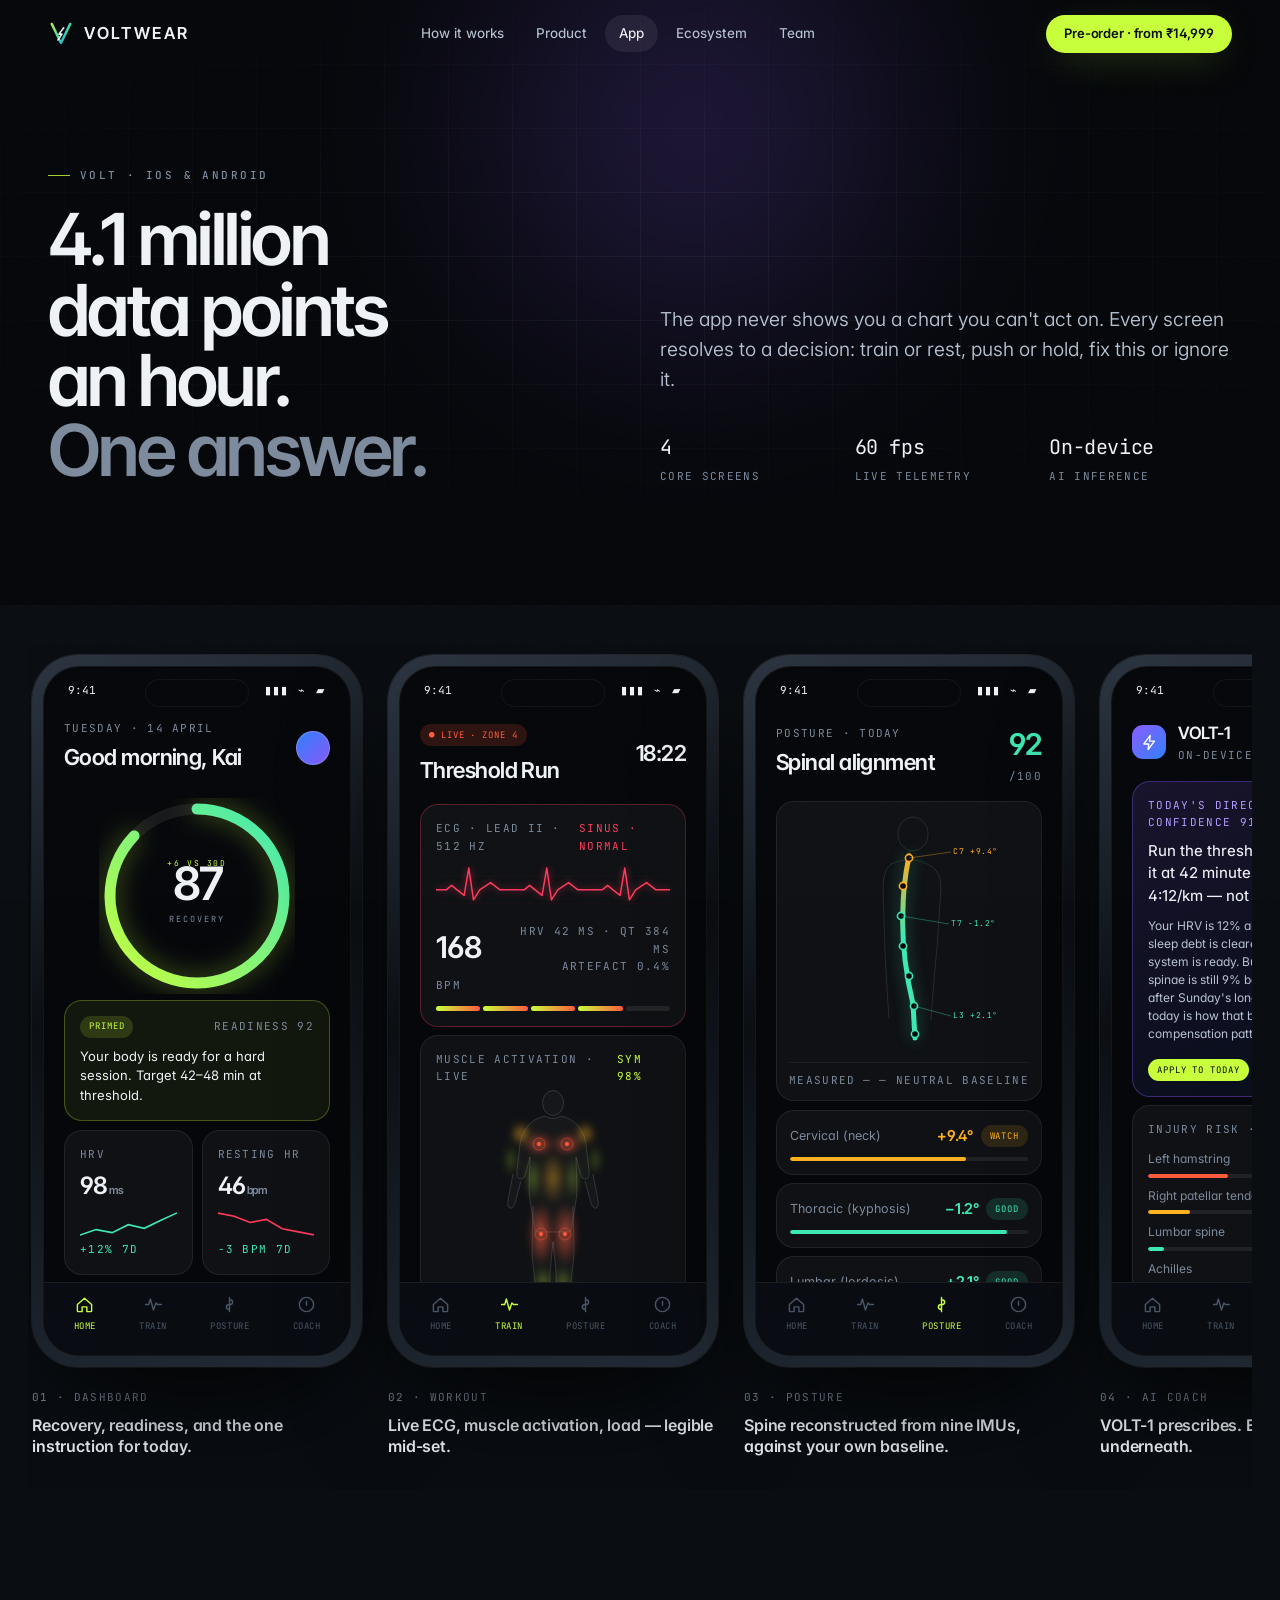
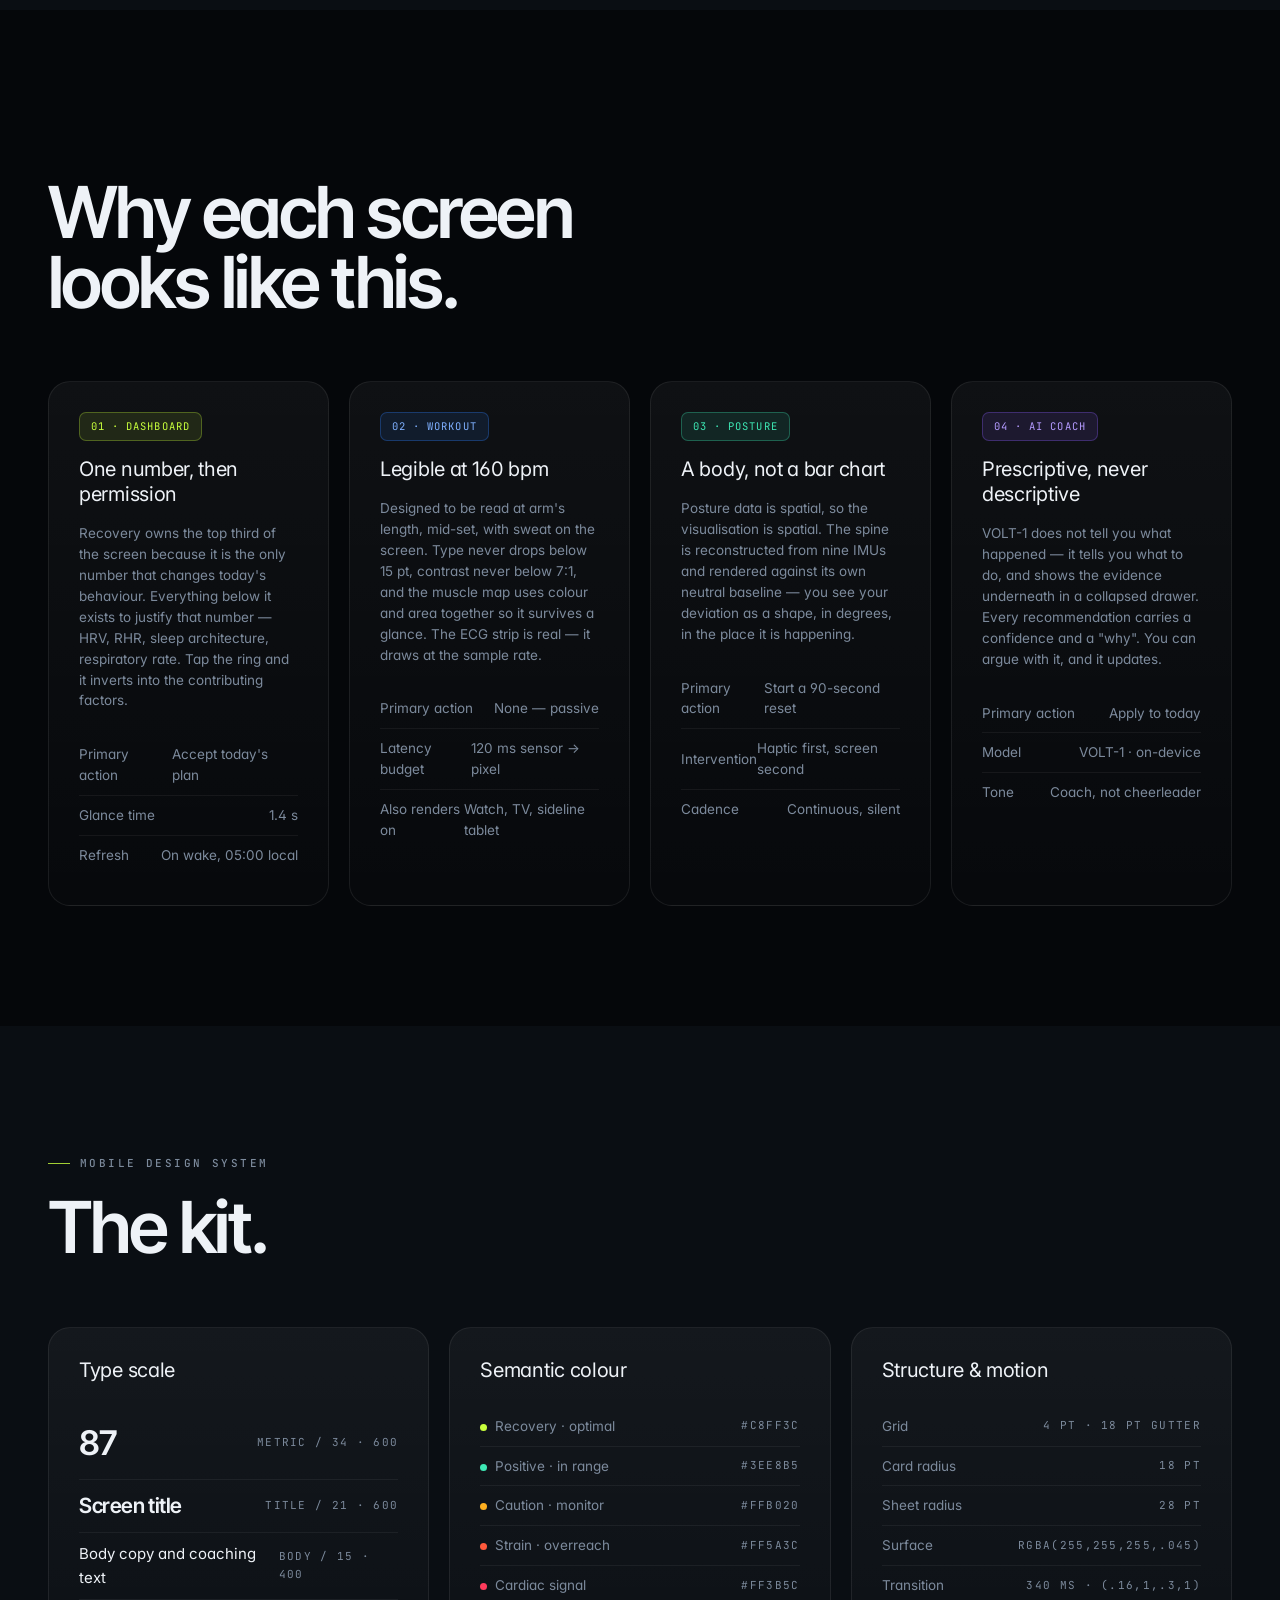
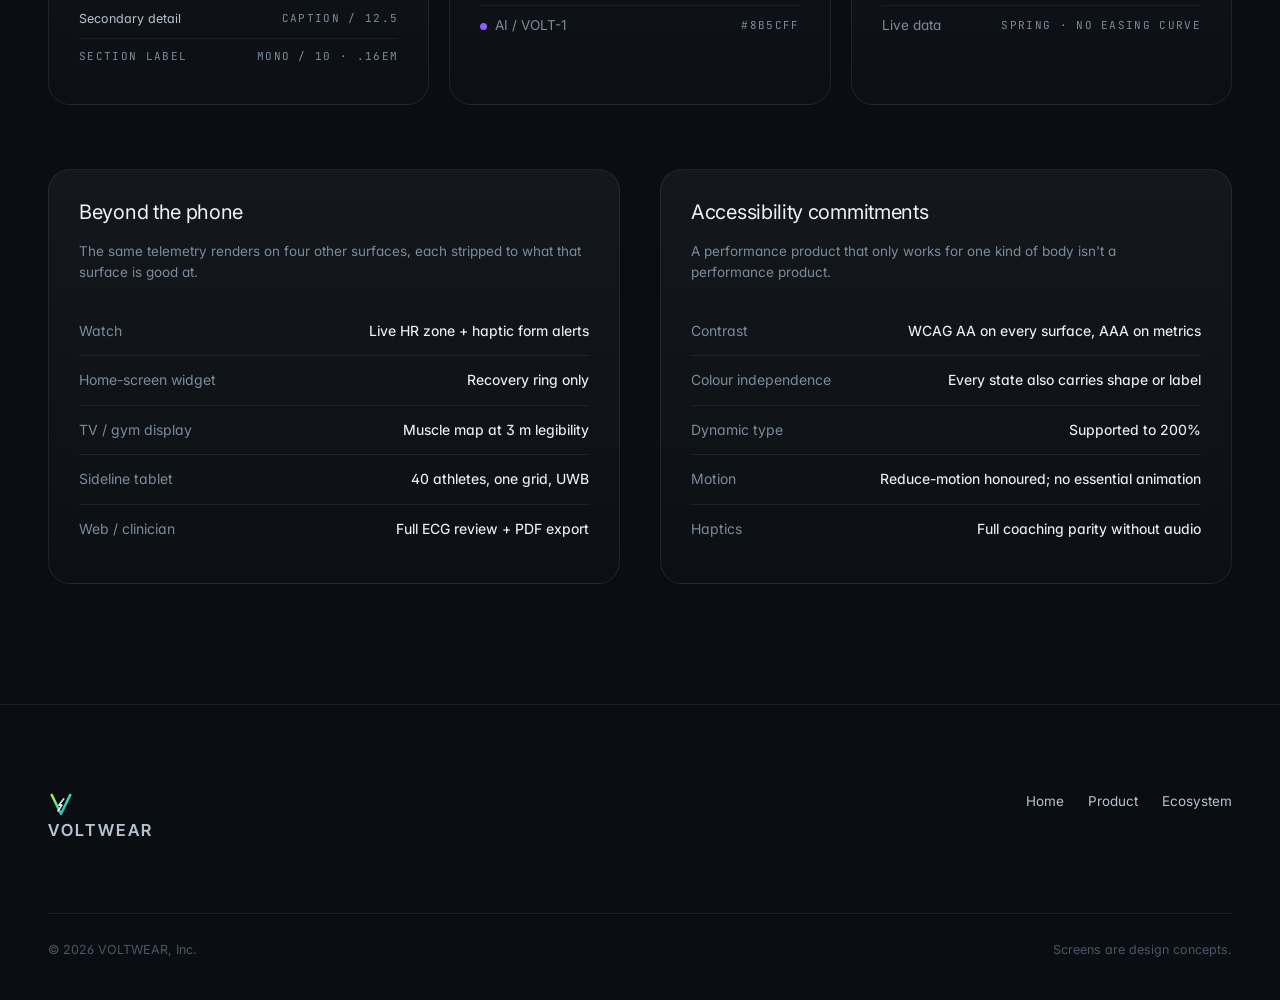
<file: app.html>
<!doctype html>
<html lang="en">
<head>
<meta charset="utf-8">
<meta name="viewport" content="width=device-width,initial-scale=1">
<title>VOLTWEAR — App Design</title>
<meta name="description" content="The VOLT app: dashboard, live workout telemetry, posture coaching and the VOLT-1 AI coach. Full screen designs and the mobile design system.">
<link rel="icon" href="data:image/svg+xml,%3Csvg xmlns='http://www.w3.org/2000/svg' viewBox='0 0 32 32'%3E%3Crect width='32' height='32' rx='7' fill='%230A0E13'/%3E%3Cpath d='M6 7 L16 27 L26 7' stroke='%23C8FF3C' stroke-width='3' fill='none' stroke-linecap='round' stroke-linejoin='round'/%3E%3C/svg%3E">
<link rel="preconnect" href="https://fonts.googleapis.com"><link rel="preconnect" href="https://fonts.gstatic.com" crossorigin>
<link href="https://fonts.googleapis.com/css2?family=Inter+Tight:wght@400;500;600;700&family=Inter:wght@300;350;400;450;500;600&family=JetBrains+Mono:wght@400;500&display=swap" rel="stylesheet">
<link rel="stylesheet" href="assets/css/core.css?v=6">
<style>
  .screens{display:flex;gap:26px;overflow-x:auto;padding:10px 4px 34px;scroll-snap-type:x mandatory}
  .screen-col{scroll-snap-align:center;flex:0 0 auto;width:330px}
  .app-h{font-family:var(--f-display);font-weight:600;letter-spacing:-.025em}
  .mrow{display:flex;justify-content:space-between;align-items:center;padding:9px 0}
  .mrow+.mrow{border-top:1px solid rgba(255,255,255,.055)}
  .chip{display:inline-flex;align-items:center;gap:6px;height:22px;padding:0 9px;border-radius:99px;
    font-family:var(--f-mono);font-size:9px;letter-spacing:.1em;text-transform:uppercase}
  .app-body::-webkit-scrollbar{display:none}
  .spec-dot{width:7px;height:7px;border-radius:50%;display:inline-block;margin-right:8px}
</style>
</head>
<body>

<header class="nav">
  <div class="container">
    <a class="nav-logo" href="index.html"><span data-logo="mark" data-size="26"></span><span class="wm">Voltwear</span></a>
    <nav class="nav-links"><a href="index.html#how">How it works</a><a href="product.html">Product</a>
      <a href="app.html" class="active">App</a><a href="marketing.html">Ecosystem</a><a href="marketing.html#team">Team</a>
      </nav>
    <div class="nav-cta"><a href="index.html#pricing" class="btn btn-volt btn-sm">Pre-order · from ₹14,999</a>
      <button class="burger" aria-label="Menu"><span></span></button></div>
  </div>
</header>

<section class="section" style="padding-top:calc(var(--nav-h) + 90px);position:relative;overflow:hidden">
  <div class="hero-bg"><div class="orb orb-b" style="opacity:.3;top:-30%;left:30%"></div><div class="grid-fade"></div></div>
  <div class="container" style="position:relative;z-index:2">
    <div class="grid g2 gap-40" style="align-items:end">
      <div>
        <div class="eyebrow rv">VOLT · iOS & Android</div>
        <h1 class="h-xl rv">4.1 million<br>data points<br>an hour.<br><span class="c-dim">One answer.</span></h1>
      </div>
      <div class="rv rv-d1">
        <p class="lede">The app never shows you a chart you can't act on. Every screen resolves to a
          decision: train or rest, push or hold, fix this or ignore it.</p>
        <div class="grid g3 mt40" style="gap:12px">
          <div><div class="h-sm num">4</div><div class="micro mt8">Core screens</div></div>
          <div><div class="h-sm num">60 fps</div><div class="micro mt8">Live telemetry</div></div>
          <div><div class="h-sm num">On-device</div><div class="micro mt8">AI inference</div></div>
        </div>
      </div>
    </div>
  </div>
</section>

<!-- ===== SCREENS ===== -->
<section class="section section-alt" id="screens" style="padding-top:40px">
  <div class="container container-wide">
    <div class="screens" id="screenRow"></div>
  </div>
</section>

<!-- ===== SCREEN NOTES ===== -->
<section class="section" id="notes">
  <div class="container">
    <div class="eyebrow rv">Interaction design</div>
    <h2 class="h-xl mb64 rv">Why each screen<br>looks like this.</h2>
    <div class="grid g4">
      <div class="card rv"><span class="tag tag-volt">01 · Dashboard</span>
        <div class="h-sm mt16">One number, then permission</div>
        <p class="small mt16">Recovery owns the top third of the screen because it is the only number
          that changes today's behaviour. Everything below it exists to justify that number — HRV, RHR,
          sleep architecture, respiratory rate. Tap the ring and it inverts into the contributing factors.</p>
        <div class="mt24"><div class="mrow"><span class="small c-dim">Primary action</span><span class="small">Accept today's plan</span></div>
        <div class="mrow"><span class="small c-dim">Glance time</span><span class="small">1.4 s</span></div>
        <div class="mrow"><span class="small c-dim">Refresh</span><span class="small">On wake, 05:00 local</span></div></div></div>

      <div class="card rv rv-d1"><span class="tag tag-arc">02 · Workout</span>
        <div class="h-sm mt16">Legible at 160 bpm</div>
        <p class="small mt16">Designed to be read at arm's length, mid-set, with sweat on the screen.
          Type never drops below 15 pt, contrast never below 7:1, and the muscle map uses colour and
          area together so it survives a glance. The ECG strip is real — it draws at the sample rate.</p>
        <div class="mt24"><div class="mrow"><span class="small c-dim">Primary action</span><span class="small">None — passive</span></div>
        <div class="mrow"><span class="small c-dim">Latency budget</span><span class="small">120 ms sensor → pixel</span></div>
        <div class="mrow"><span class="small c-dim">Also renders on</span><span class="small">Watch, TV, sideline tablet</span></div></div></div>

      <div class="card rv rv-d2"><span class="tag" style="background:rgba(62,232,181,.1);border-color:rgba(62,232,181,.3);color:#3EE8B5">03 · Posture</span>
        <div class="h-sm mt16">A body, not a bar chart</div>
        <p class="small mt16">Posture data is spatial, so the visualisation is spatial. The spine is
          reconstructed from nine IMUs and rendered against its own neutral baseline — you see your
          deviation as a shape, in degrees, in the place it is happening.</p>
        <div class="mt24"><div class="mrow"><span class="small c-dim">Primary action</span><span class="small">Start a 90-second reset</span></div>
        <div class="mrow"><span class="small c-dim">Intervention</span><span class="small">Haptic first, screen second</span></div>
        <div class="mrow"><span class="small c-dim">Cadence</span><span class="small">Continuous, silent</span></div></div></div>

      <div class="card rv rv-d3"><span class="tag tag-violet">04 · AI Coach</span>
        <div class="h-sm mt16">Prescriptive, never descriptive</div>
        <p class="small mt16">VOLT-1 does not tell you what happened — it tells you what to do, and
          shows the evidence underneath in a collapsed drawer. Every recommendation carries a confidence
          and a "why". You can argue with it, and it updates.</p>
        <div class="mt24"><div class="mrow"><span class="small c-dim">Primary action</span><span class="small">Apply to today</span></div>
        <div class="mrow"><span class="small c-dim">Model</span><span class="small">VOLT-1 · on-device</span></div>
        <div class="mrow"><span class="small c-dim">Tone</span><span class="small">Coach, not cheerleader</span></div></div></div>
    </div>
  </div>
</section>

<!-- ===== APP DESIGN SYSTEM ===== -->
<section class="section section-alt" id="system">
  <div class="container">
    <div class="eyebrow rv">Mobile design system</div>
    <h2 class="h-xl mb64 rv">The kit.</h2>
    <div class="grid g3">
      <div class="card rv">
        <div class="h-sm">Type scale</div>
        <div class="mt24">
          <div class="mrow"><span style="font-family:var(--f-display);font-size:34px;font-weight:600;letter-spacing:-.03em">87</span><span class="micro">Metric / 34 · 600</span></div>
          <div class="mrow"><span style="font-family:var(--f-display);font-size:21px;font-weight:600;letter-spacing:-.02em">Screen title</span><span class="micro">Title / 21 · 600</span></div>
          <div class="mrow"><span style="font-size:15px">Body copy and coaching text</span><span class="micro">Body / 15 · 400</span></div>
          <div class="mrow"><span style="font-size:12.5px;color:var(--silver)">Secondary detail</span><span class="micro">Caption / 12.5</span></div>
          <div class="mrow"><span class="micro">SECTION LABEL</span><span class="micro">Mono / 10 · .16em</span></div>
        </div>
      </div>
      <div class="card rv rv-d1">
        <div class="h-sm">Semantic colour</div>
        <div class="mt24">
          <div class="mrow"><span class="small"><span class="spec-dot" style="background:#C8FF3C"></span>Recovery · optimal</span><span class="micro">#C8FF3C</span></div>
          <div class="mrow"><span class="small"><span class="spec-dot" style="background:#3EE8B5"></span>Positive · in range</span><span class="micro">#3EE8B5</span></div>
          <div class="mrow"><span class="small"><span class="spec-dot" style="background:#FFB020"></span>Caution · monitor</span><span class="micro">#FFB020</span></div>
          <div class="mrow"><span class="small"><span class="spec-dot" style="background:#FF5A3C"></span>Strain · overreach</span><span class="micro">#FF5A3C</span></div>
          <div class="mrow"><span class="small"><span class="spec-dot" style="background:#FF3B5C"></span>Cardiac signal</span><span class="micro">#FF3B5C</span></div>
          <div class="mrow"><span class="small"><span class="spec-dot" style="background:#8B5CFF"></span>AI / VOLT-1</span><span class="micro">#8B5CFF</span></div>
        </div>
      </div>
      <div class="card rv rv-d2">
        <div class="h-sm">Structure & motion</div>
        <div class="mt24">
          <div class="mrow"><span class="small">Grid</span><span class="micro">4 pt · 18 pt gutter</span></div>
          <div class="mrow"><span class="small">Card radius</span><span class="micro">18 pt</span></div>
          <div class="mrow"><span class="small">Sheet radius</span><span class="micro">28 pt</span></div>
          <div class="mrow"><span class="small">Surface</span><span class="micro">rgba(255,255,255,.045)</span></div>
          <div class="mrow"><span class="small">Transition</span><span class="micro">340 ms · (.16,1,.3,1)</span></div>
          <div class="mrow"><span class="small">Live data</span><span class="micro">Spring · no easing curve</span></div>
        </div>
      </div>
    </div>

    <div class="grid g2 gap-40 mt64">
      <div class="card rv">
        <div class="h-sm">Beyond the phone</div>
        <p class="small mt16">The same telemetry renders on four other surfaces, each stripped to what
          that surface is good at.</p>
        <div class="mt24">
          <div class="kv"><span class="k">Watch</span><span class="v">Live HR zone + haptic form alerts</span></div>
          <div class="kv"><span class="k">Home-screen widget</span><span class="v">Recovery ring only</span></div>
          <div class="kv"><span class="k">TV / gym display</span><span class="v">Muscle map at 3 m legibility</span></div>
          <div class="kv"><span class="k">Sideline tablet</span><span class="v">40 athletes, one grid, UWB</span></div>
          <div class="kv"><span class="k">Web / clinician</span><span class="v">Full ECG review + PDF export</span></div>
        </div>
      </div>
      <div class="card rv rv-d1">
        <div class="h-sm">Accessibility commitments</div>
        <p class="small mt16">A performance product that only works for one kind of body isn't a
          performance product.</p>
        <div class="mt24">
          <div class="kv"><span class="k">Contrast</span><span class="v">WCAG AA on every surface, AAA on metrics</span></div>
          <div class="kv"><span class="k">Colour independence</span><span class="v">Every state also carries shape or label</span></div>
          <div class="kv"><span class="k">Dynamic type</span><span class="v">Supported to 200%</span></div>
          <div class="kv"><span class="k">Motion</span><span class="v">Reduce-motion honoured; no essential animation</span></div>
          <div class="kv"><span class="k">Haptics</span><span class="v">Full coaching parity without audio</span></div>
        </div>
      </div>
    </div>
  </div>
</section>

<footer class="footer">
  <div class="container">
    <div class="flex between wrap gap-24">
      <a class="nav-logo" href="index.html"><span data-logo="mark" data-size="26"></span><span class="wm">Voltwear</span></a>
      <div class="flex gap-24 wrap"><a href="index.html">Home</a><a href="product.html">Product</a>
      <a href="marketing.html">Ecosystem</a></div>
    </div>
    <div class="footer-bottom"><span>© <span data-year></span> VOLTWEAR, Inc.</span><span>Screens are design concepts.</span></div>
  </div>
</footer>

<script src="assets/js/shirt.js?v=6"></script>
<script>
window.VWPage = function(){

function ring(score,size,color,label,sub){
  var r=size/2-11, c=2*Math.PI*r;
  return '<svg viewBox="0 0 '+size+' '+size+'" style="width:'+size+'px;height:'+size+'px">'+
   '<defs><linearGradient id="rg'+label+'" x1="0" y1="0" x2="1" y2="1">'+
   '<stop offset="0" stop-color="'+color+'"/><stop offset="1" stop-color="#3EE8B5"/></linearGradient></defs>'+
   '<circle cx="'+size/2+'" cy="'+size/2+'" r="'+r+'" fill="none" stroke="rgba(255,255,255,.07)" stroke-width="11"/>'+
   '<circle cx="'+size/2+'" cy="'+size/2+'" r="'+r+'" fill="none" stroke="url(#rg'+label+')" stroke-width="11" stroke-linecap="round" '+
   'stroke-dasharray="'+(c*score/100).toFixed(1)+' '+c.toFixed(1)+'" transform="rotate(-90 '+size/2+' '+size/2+')" '+
   'style="filter:drop-shadow(0 0 12px '+color+'66)"/>'+
   '<text x="'+size/2+'" y="'+(size/2+4)+'" text-anchor="middle" font-family="Inter Tight" font-size="46" font-weight="600" letter-spacing="-2" fill="#EEF2F7">'+score+'</text>'+
   '<text x="'+size/2+'" y="'+(size/2+26)+'" text-anchor="middle" font-family="JetBrains Mono" font-size="8.5" letter-spacing="2" fill="#7C8A9C">'+label+'</text>'+
   (sub?'<text x="'+size/2+'" y="'+(size/2-30)+'" text-anchor="middle" font-family="JetBrains Mono" font-size="8" letter-spacing="1.6" fill="'+color+'">'+sub+'</text>':'')+
   '</svg>';
}
function statusBar(){ return '<div class="sbar"><span>9:41</span><span style="letter-spacing:2px">▮▮▮ ⌁ ▰</span></div>'; }
function tabs(active){
  var T=[['HOME','M3 12l9-8 9 8v8a1 1 0 0 1-1 1h-5v-6h-6v6H4a1 1 0 0 1-1-1z'],
         ['TRAIN','M2 12h4l2-7 4 14 3-9 2 2h5'],
         ['POSTURE','M12 3v18M12 6c3 0 4 2 4 3s-1 3-4 3-4 2-4 3 1 3 4 3'],
         ['COACH','M12 3a9 9 0 1 0 0 18 9 9 0 0 0 0-18zM12 8v5']];
  return '<div class="tabbar">'+T.map(function(t){
    return '<div class="t'+(t[0]===active?' on':'')+'"><svg viewBox="0 0 24 24" fill="none" stroke="currentColor" '+
      'stroke-width="1.8" stroke-linecap="round" stroke-linejoin="round"><path d="'+t[1]+'"/></svg>'+t[0]+'</div>';
  }).join('')+'</div>';
}
function phone(inner,active){
  return '<div class="phone"><div class="phone-screen"><div class="phone-notch"></div>'+
    statusBar()+'<div class="app-body" style="overflow-y:auto">'+inner+'</div>'+tabs(active)+'</div></div>';
}

/* ---------- 01 DASHBOARD ---------- */
var dash =
'<div style="padding:8px 2px 20px">'+
 '<div class="flex between center"><div>'+
   '<div class="micro">TUESDAY · 14 APRIL</div>'+
   '<div class="app-h" style="font-size:22px;margin-top:3px">Good morning, Kai</div></div>'+
   '<div style="width:34px;height:34px;border-radius:50%;background:var(--g-arc);border:1px solid rgba(255,255,255,.2)"></div></div>'+

 '<div style="display:flex;justify-content:center;margin:22px 0 6px">'+ring(87,196,'#C8FF3C','RECOVERY','+6 VS 30D')+'</div>'+

 '<div class="app-card" style="border-color:rgba(200,255,60,.28);background:rgba(200,255,60,.07)">'+
   '<div class="flex between center"><span class="chip" style="background:rgba(200,255,60,.15);color:#C8FF3C">PRIMED</span>'+
   '<span class="micro">READINESS 92</span></div>'+
   '<div style="font-size:13px;line-height:1.5;margin-top:9px">Your body is ready for a hard session. '+
   'Target 42–48 min at threshold.</div></div>'+

 '<div style="display:grid;grid-template-columns:1fr 1fr;gap:9px;margin-top:9px">'+
  ['<div class="app-card"><div class="micro">HRV</div><div class="app-h" style="font-size:24px;margin-top:3px">98<span style="font-size:11px;color:#7C8A9C"> ms</span></div>'+
   '<svg viewBox="0 0 96 26" style="width:100%;margin-top:6px"><path d="'+VWSpark([62,71,66,79,73,86,98],96,26,false)+'" fill="none" stroke="#3EE8B5" stroke-width="1.6" stroke-linecap="round"/></svg>'+
   '<div class="micro" style="color:#3EE8B5;margin-top:4px">+12% 7D</div></div>',
   '<div class="app-card"><div class="micro">RESTING HR</div><div class="app-h" style="font-size:24px;margin-top:3px">46<span style="font-size:11px;color:#7C8A9C"> bpm</span></div>'+
   '<svg viewBox="0 0 96 26" style="width:100%;margin-top:6px"><path d="'+VWSpark([53,52,50,51,48,47,46],96,26,false)+'" fill="none" stroke="#FF3B5C" stroke-width="1.6" stroke-linecap="round"/></svg>'+
   '<div class="micro" style="color:#3EE8B5;margin-top:4px">−3 bpm 7D</div></div>'].join('')+
 '</div>'+

 '<div class="app-card mt8"><div class="flex between center"><div class="micro">SLEEP · 7 H 42 M</div><div class="micro" style="color:#C8FF3C">94% OF NEED</div></div>'+
  '<div style="display:flex;gap:2px;height:38px;margin-top:10px;align-items:flex-end">'+
  [['#8B5CFF',34],['#2F80FF',62],['#3EE8B5',88],['#2F80FF',54],['#8B5CFF',40],['#3EE8B5',76],['#2F80FF',58],['#8B5CFF',30],['#3EE8B5',92],['#2F80FF',48],['#8B5CFF',26],['#3EE8B5',70]]
   .map(function(b){return '<i style="flex:1;height:'+b[1]+'%;background:'+b[0]+';border-radius:2px;display:block;opacity:.85"></i>';}).join('')+
  '</div><div class="flex between" style="margin-top:8px">'+
  '<span class="micro" style="color:#3EE8B5">DEEP 1:38</span><span class="micro" style="color:#2F80FF">REM 1:52</span>'+
  '<span class="micro" style="color:#8B5CFF">LIGHT 4:12</span></div></div>'+

 '<div style="display:grid;grid-template-columns:1fr 1fr;gap:9px;margin-top:9px">'+
  '<div class="app-card"><div class="micro">STRESS</div><div class="app-h" style="font-size:24px;margin-top:3px">Low</div>'+
  '<div class="bar mt8" style="height:5px"><i style="width:28%;background:#3EE8B5"></i></div></div>'+
  '<div class="app-card"><div class="micro">DAY STRAIN</div><div class="app-h" style="font-size:24px;margin-top:3px">11.4</div>'+
  '<div class="bar mt8" style="height:5px"><i style="width:57%;background:linear-gradient(90deg,#C8FF3C,#FFB020)"></i></div></div>'+
 '</div>'+

 '<div class="app-card mt8"><div class="micro">RESPIRATORY RATE</div>'+
  '<div class="flex between center" style="margin-top:4px"><div class="app-h" style="font-size:24px">14.2<span style="font-size:11px;color:#7C8A9C"> br/min</span></div>'+
  '<span class="chip" style="background:rgba(62,232,181,.14);color:#3EE8B5">BASELINE</span></div></div>'+
'</div>';

/* ---------- 02 WORKOUT ---------- */
function muscleMap(){
  /* activation heat map — anterior view */
  var H=[
    [56,58,15,11,88,'Pec L'],[84,58,15,11,84,'Pec R'],
    [38,48,11,12,72,'Delt L'],[102,48,11,12,68,'Delt R'],
    [70,92,13,26,54,'Rectus abdominis'],
    [50,92,8,22,41,'Oblique L'],[90,92,8,22,38,'Oblique R'],
    [28,74,8,16,31,'Biceps L'],[112,74,8,16,29,'Biceps R'],
    [58,148,13,32,82,'Quad L'],[82,148,13,32,78,'Quad R'],
    [60,196,9,16,44,'Calf L'],[80,196,9,16,42,'Calf R']
  ];
  function heat(v){ return v>75?'#FF5A3C':v>50?'#FFB020':v>28?'#C8FF3C':'#2F80FF'; }
  var s='<svg viewBox="0 0 140 224" style="width:100%;height:224px">';
  s+='<defs><filter id="blr" x="-50%" y="-50%" width="200%" height="200%"><feGaussianBlur stdDeviation="3.6"/></filter>';
  H.forEach(function(m,i){
    s+='<radialGradient id="h'+i+'"><stop offset="0" stop-color="'+heat(m[4])+'" stop-opacity="'+(m[4]/125).toFixed(2)+'"/>'+
       '<stop offset="1" stop-color="'+heat(m[4])+'" stop-opacity="0"/></radialGradient>';
  });
  s+='</defs>';
  /* body silhouette */
  s+='<g fill="rgba(255,255,255,.028)" stroke="rgba(255,255,255,.16)" stroke-width=".9" stroke-linejoin="round">'+
     '<ellipse cx="70" cy="17" rx="10.5" ry="12.5"/>'+
     '<path d="M62 30 q8,5 16,0 q14,3 20,14 q4,5 5,14 l3,26 q1,8 -3,9 q-4,1 -6,-6 l-4,-16 l1,30 q0,10 -2,20 l-3,18 q-1,7 -3,7 h-32 q-2,0 -3,-7 l-3,-18 q-2,-10 -2,-20 l1,-30 l-4,16 q-2,7 -6,6 q-4,-1 -3,-9 l3,-26 q1,-9 5,-14 q6,-11 20,-14 z"/>'+
     '<path d="M50 120 l-1,44 q0,10 2,22 l3,30 q1,6 4,6 h5 q3,0 3,-6 l1,-30 l3,-30"/>'+
     '<path d="M90 120 l1,44 q0,10 -2,22 l-3,30 q-1,6 -4,6 h-5 q-3,0 -3,-6 l-1,-30 l-3,-30"/>'+
     '<path d="M30 88 l-5,26 q-1,7 2,8 q3,1 5,-5 l6,-22"/>'+
     '<path d="M110 88 l5,26 q1,7 -2,8 q-3,1 -5,-5 l-6,-22"/></g>';
  /* heat blobs */
  H.forEach(function(m,i){
    s+='<ellipse cx="'+m[0]+'" cy="'+m[1]+'" rx="'+m[2]+'" ry="'+m[3]+'" fill="url(#h'+i+')" filter="url(#blr)"/>';
  });
  /* peak markers */
  H.filter(function(m){return m[4]>75;}).forEach(function(m){
    s+='<circle cx="'+m[0]+'" cy="'+m[1]+'" r="2" fill="'+heat(m[4])+'"/>'+
       '<circle cx="'+m[0]+'" cy="'+m[1]+'" r="6" fill="none" stroke="'+heat(m[4])+'" stroke-width=".8" opacity=".55"/>';
  });
  /* scale */
  s+='<g font-family="JetBrains Mono, monospace" font-size="6.5" letter-spacing=".1em" fill="#7C8A9C">'+
     '<text x="4" y="216">LOW</text><text x="118" y="216">PEAK</text></g>'+
     '<defs><linearGradient id="sc" x1="0" x2="1"><stop offset="0" stop-color="#2F80FF"/>'+
     '<stop offset=".4" stop-color="#C8FF3C"/><stop offset=".7" stop-color="#FFB020"/><stop offset="1" stop-color="#FF5A3C"/></linearGradient></defs>'+
     '<rect x="26" y="211" width="88" height="3" rx="1.5" fill="url(#sc)"/>';
  s+='</svg>'; return s;
}
var workout =
'<div style="padding:8px 2px 20px">'+
 '<div class="flex between center"><div><span class="chip" style="background:rgba(255,90,60,.16);color:#FF5A3C">● LIVE · ZONE 4</span>'+
 '<div class="app-h" style="font-size:22px;margin-top:7px">Threshold Run</div></div>'+
 '<div class="app-h" style="font-size:22px">18:22</div></div>'+

 '<div class="app-card mt16" style="border-color:rgba(255,59,92,.3)">'+
  '<div class="flex between center"><div class="micro">ECG · LEAD II · 512 Hz</div><div class="micro" style="color:#FF3B5C">SINUS · NORMAL</div></div>'+
  '<svg viewBox="0 0 270 62" style="width:100%;margin-top:8px">'+
   '<g stroke="rgba(255,59,92,.09)" stroke-width=".6"><path d="M0 15h270M0 31h270M0 47h270"/></g>'+
   '<path d="'+VWWave(270,62,3,1.05)+'" fill="none" stroke="#FF3B5C" stroke-width="1.7" stroke-linejoin="round" stroke-linecap="round" style="filter:drop-shadow(0 0 4px rgba(255,59,92,.6))"/></svg>'+
  '<div class="flex between" style="margin-top:6px"><div><span class="app-h" style="font-size:30px">168</span><span class="micro"> BPM</span></div>'+
  '<div style="text-align:right"><div class="micro">HRV 42 ms · QT 384 ms</div><div class="micro" style="color:#7C8A9C">ARTEFACT 0.4%</div></div></div>'+
  '<div style="display:flex;gap:3px;margin-top:9px">'+[1,2,3,4,5].map(function(z){
    return '<div style="flex:1;height:5px;border-radius:99px;background:'+(z<=4?'linear-gradient(90deg,#C8FF3C,#FF5A3C)':'rgba(255,255,255,.08)')+'"></div>';}).join('')+'</div>'+
 '</div>'+

 '<div class="app-card mt8"><div class="flex between center"><div class="micro">MUSCLE ACTIVATION · LIVE</div>'+
  '<div class="micro" style="color:#C8FF3C">SYM 98%</div></div>'+
  muscleMap()+
  '<div style="display:grid;gap:7px">'+
   [['Quadriceps','#FF5A3C',82],['Glute max','#C8FF3C',74],['Erector spinae','#3EE8B5',48],['Calf','#2F80FF',66]]
   .map(function(m){return '<div><div class="flex between"><span class="small" style="font-size:11.5px">'+m[0]+'</span>'+
     '<span class="micro">'+m[2]+'%</span></div><div class="bar" style="height:4px;margin-top:4px"><i style="width:'+m[2]+'%;background:'+m[1]+'"></i></div></div>';}).join('')+
  '</div></div>'+

 '<div style="display:grid;grid-template-columns:1fr 1fr 1fr;gap:8px;margin-top:9px">'+
  '<div class="app-card" style="padding:12px"><div class="micro">KCAL</div><div class="app-h" style="font-size:19px;margin-top:2px">418</div></div>'+
  '<div class="app-card" style="padding:12px"><div class="micro">LOAD</div><div class="app-h" style="font-size:19px;margin-top:2px">14.8</div></div>'+
  '<div class="app-card" style="padding:12px"><div class="micro">CADENCE</div><div class="app-h" style="font-size:19px;margin-top:2px">182</div></div>'+
 '</div>'+

 '<div class="app-card mt8" style="border-color:rgba(255,176,32,.3);background:rgba(255,176,32,.07)">'+
  '<div class="micro" style="color:#FFB020">FORM ALERT · 00:12 AGO</div>'+
  '<div style="font-size:12.5px;line-height:1.5;margin-top:5px">Right ground-contact time up 8%. '+
  'Shorten your stride — you are reaching.</div></div>'+
'</div>';

/* ---------- 03 POSTURE ---------- */
function spine(){
  var pts=[[0,0],[-3,26],[-6,52],[-5,78],[-1,104],[3,130],[5,156],[3,182]];
  var d='M70,44 ';
  pts.forEach(function(p,i){ if(i) d+='L'+(70+p[0])+','+(44+p[1])+' '; });
  var s='<svg viewBox="0 0 140 250" style="width:100%;height:250px">';
  s+='<defs><linearGradient id="sp" x1="0" y1="0" x2="0" y2="1">'+
     '<stop offset="0" stop-color="#FFB020"/><stop offset=".45" stop-color="#3EE8B5"/><stop offset="1" stop-color="#3EE8B5"/></linearGradient></defs>';
  /* silhouette */
  s+='<g fill="none" stroke="rgba(255,255,255,.1)" stroke-width="1">'+
     '<ellipse cx="74" cy="22" rx="15" ry="17"/><path d="M70 39 q4,6 2,10"/>'+
     '<path d="M52 52 q22,-10 40,2 q10,6 10,22 l-4,60 q-4,40 -6,72" />'+
     '<path d="M52 52 q-8,6 -8,24 l2,64 q2,40 4,66"/></g>';
  /* neutral baseline */
  s+='<path d="M70,44 C64,90 64,140 72,190 L74,226" fill="none" stroke="rgba(255,255,255,.16)" stroke-width="1.6" stroke-dasharray="4 4"/>';
  /* measured spine */
  s+='<path d="M70,44 C60,92 62,142 74,192 L76,226" fill="none" stroke="url(#sp)" stroke-width="5" stroke-linecap="round" style="filter:drop-shadow(0 0 8px rgba(62,232,181,.4))"/>';
  [[70,46,'#FFB020'],[64,74,'#FFB020'],[62,104,'#3EE8B5'],[64,134,'#3EE8B5'],[70,164,'#3EE8B5'],[75,194,'#3EE8B5'],[76,222,'#3EE8B5']]
   .forEach(function(p){ s+='<circle cx="'+p[0]+'" cy="'+p[1]+'" r="3.6" fill="#05070A" stroke="'+p[2]+'" stroke-width="1.6"/>'; });
  /* callouts */
  s+='<g font-family="JetBrains Mono, monospace" font-size="8" letter-spacing=".08em">'+
     '<path d="M70,46 L112,40" stroke="#FFB020" stroke-width=".7" opacity=".5"/><text x="114" y="42" fill="#FFB020">C7 +9.4°</text>'+
     '<path d="M62,104 L110,112" stroke="#3EE8B5" stroke-width=".7" opacity=".5"/><text x="112" y="114" fill="#3EE8B5">T7 −1.2°</text>'+
     '<path d="M75,194 L112,204" stroke="#3EE8B5" stroke-width=".7" opacity=".5"/><text x="114" y="206" fill="#3EE8B5">L3 +2.1°</text></g>';
  s+='</svg>'; return s;
}
var posture =
'<div style="padding:8px 2px 20px">'+
 '<div class="flex between center"><div><div class="micro">POSTURE · TODAY</div>'+
 '<div class="app-h" style="font-size:22px;margin-top:3px">Spinal alignment</div></div>'+
 '<div style="text-align:right"><div class="app-h" style="font-size:30px;color:#3EE8B5">92</div><div class="micro">/100</div></div></div>'+

 '<div class="app-card mt16" style="padding:10px 12px">'+spine()+
  '<div class="flex between" style="border-top:1px solid rgba(255,255,255,.06);padding-top:9px">'+
  '<span class="micro">MEASURED</span><span class="micro" style="color:#7C8A9C">— — NEUTRAL BASELINE</span></div></div>'+

 '<div style="display:grid;gap:8px;margin-top:9px">'+
  [['Cervical (neck)','+9.4°','#FFB020','WATCH',74],
   ['Thoracic (kyphosis)','−1.2°','#3EE8B5','GOOD',91],
   ['Lumbar (lordosis)','+2.1°','#3EE8B5','GOOD',88],
   ['Shoulder symmetry','1.8 mm','#3EE8B5','GOOD',94]]
  .map(function(r){return '<div class="app-card" style="padding:13px"><div class="flex between center">'+
   '<span class="small" style="font-size:12.5px">'+r[0]+'</span>'+
   '<span class="flex gap-8 center"><span class="app-h" style="font-size:15px;color:'+r[2]+'">'+r[1]+'</span>'+
   '<span class="chip" style="background:'+r[2]+'22;color:'+r[2]+'">'+r[3]+'</span></span></div>'+
   '<div class="bar" style="height:4px;margin-top:9px"><i style="width:'+r[4]+'%;background:'+r[2]+'"></i></div></div>';}).join('')+
 '</div>'+

 '<div class="app-card mt8"><div class="flex between center"><div class="micro">SLUMP EVENTS · 09:00 → 18:00</div><div class="micro" style="color:#FFB020">14 TODAY</div></div>'+
  '<div style="display:flex;gap:2px;align-items:flex-end;height:44px;margin-top:10px">'+
  [12,8,4,2,6,18,26,34,22,14,9,28,36,30,19,11,7,5]
   .map(function(v){return '<i style="flex:1;height:'+(v/36*100)+'%;border-radius:2px;display:block;background:'+(v>24?'#FF5A3C':v>12?'#FFB020':'#3EE8B5')+';opacity:.9"></i>';}).join('')+
  '</div><div class="flex between" style="margin-top:6px"><span class="micro">09:00</span><span class="micro">14:00 PEAK</span><span class="micro">18:00</span></div></div>'+

 '<div class="app-card mt8" style="border-color:rgba(62,232,181,.3);background:rgba(62,232,181,.07)">'+
  '<div class="flex between center"><div><div class="micro" style="color:#3EE8B5">RESET PROTOCOL</div>'+
  '<div style="font-size:13px;margin-top:4px">90-second thoracic reset</div></div>'+
  '<span class="chip" style="background:#3EE8B5;color:#05070A">START</span></div></div>'+
'</div>';

/* ---------- 04 AI COACH ---------- */
var coach =
'<div style="padding:8px 2px 20px">'+
 '<div class="flex between center"><div class="flex gap-12 center">'+
  '<div style="width:34px;height:34px;border-radius:11px;background:linear-gradient(135deg,#8B5CFF,#2F80FF);display:flex;align-items:center;justify-content:center">'+
  '<svg width="17" height="17" viewBox="0 0 24 24" fill="none" stroke="#fff" stroke-width="2" stroke-linecap="round"><path d="M13 2 4 14h7l-1 8 9-12h-7l1-8z" stroke-linejoin="round"/></svg></div>'+
  '<div><div class="app-h" style="font-size:17px">VOLT-1</div><div class="micro">ON-DEVICE · v3.2</div></div></div>'+
  '<span class="chip" style="background:rgba(139,92,255,.16);color:#B49BFF">● THINKING</span></div>'+

 '<div class="app-card mt16" style="border-color:rgba(139,92,255,.35);background:linear-gradient(150deg,rgba(139,92,255,.14),rgba(47,128,255,.06))">'+
  '<div class="micro" style="color:#B49BFF">TODAY\'S DIRECTIVE · CONFIDENCE 91%</div>'+
  '<div style="font-size:15px;line-height:1.5;margin-top:8px;font-weight:450">Run the threshold session. '+
  'Cap it at 42 minutes and hold 4:12/km — not faster.</div>'+
  '<div style="font-size:12px;line-height:1.5;margin-top:10px;color:var(--silver)">'+
  'Your HRV is 12% above baseline and sleep debt is cleared, so the aerobic system is ready. '+
  'But your left erector spinae is still 9% below its own baseline after Sunday\'s long run — '+
  'going longer today is how that becomes a compensation pattern.</div>'+
  '<div class="flex gap-8 mt16"><span class="chip" style="background:#C8FF3C;color:#05070A">APPLY TO TODAY</span>'+
  '<span class="chip" style="background:rgba(255,255,255,.08);color:var(--silver)">WHY?</span></div></div>'+

 '<div class="app-card mt8"><div class="micro">INJURY RISK · 6-DAY HORIZON</div>'+
  '<div style="display:grid;gap:9px;margin-top:11px">'+
  [['Left hamstring','#FF5A3C',34,'ELEVATED'],['Right patellar tendon','#FFB020',18,'MONITOR'],
   ['Lumbar spine','#3EE8B5',7,'LOW'],['Achilles','#3EE8B5',4,'LOW']]
  .map(function(r){return '<div><div class="flex between"><span class="small" style="font-size:12px">'+r[0]+'</span>'+
   '<span class="micro" style="color:'+r[1]+'">'+r[2]+'% · '+r[3]+'</span></div>'+
   '<div class="bar" style="height:4px;margin-top:5px"><i style="width:'+r[2]+'%;background:'+r[1]+'"></i></div></div>';}).join('')+
  '</div></div>'+

 '<div class="app-card mt8"><div class="micro">RECOVERY GUIDANCE</div>'+
  '<div style="display:grid;gap:0;margin-top:6px">'+
  [['Sleep target tonight','8 h 10 m','#C8FF3C'],['Protein target','142 g','#3EE8B5'],
   ['Hydration deficit','−0.8 L','#FFB020'],['Cold exposure','Skip — blunts adaptation','#7C8A9C'],
   ['Next hard session','Thursday 06:00','#EEF2F7']]
  .map(function(r){return '<div class="mrow"><span class="small" style="font-size:12px">'+r[0]+'</span>'+
   '<span class="small" style="font-size:12px;color:'+r[2]+'">'+r[1]+'</span></div>';}).join('')+
  '</div></div>'+

 '<div class="app-card mt8" style="display:flex;align-items:center;gap:10px;border-radius:99px;padding:11px 16px">'+
  '<span class="small" style="flex:1;color:var(--graphite-text);font-size:12.5px">Ask VOLT-1 anything…</span>'+
  '<svg width="17" height="17" viewBox="0 0 24 24" fill="none" stroke="#8B5CFF" stroke-width="2" stroke-linecap="round"><path d="M5 12h14M13 6l6 6-6 6"/></svg></div>'+
'</div>';

/* ---------- MOUNT ---------- */
var SCR=[
  ['01 · Dashboard','Recovery, readiness, and the one instruction for today.',dash,'HOME'],
  ['02 · Workout','Live ECG, muscle activation, load — legible mid-set.',workout,'TRAIN'],
  ['03 · Posture','Spine reconstructed from nine IMUs, against your own baseline.',posture,'POSTURE'],
  ['04 · AI Coach','VOLT-1 prescribes. Evidence sits one tap underneath.',coach,'COACH']
];
document.getElementById("screenRow").innerHTML = SCR.map(function(s){
  return '<div class="screen-col">'+phone(s[2],s[3])+
    '<div style="margin-top:22px"><div class="micro">'+s[0]+'</div>'+
    '<div class="h-xs mt8">'+s[1]+'</div></div></div>';
}).join('');
};
</script>
<script src="assets/js/core.js?v=6"></script>
</body>
</html>
</file>
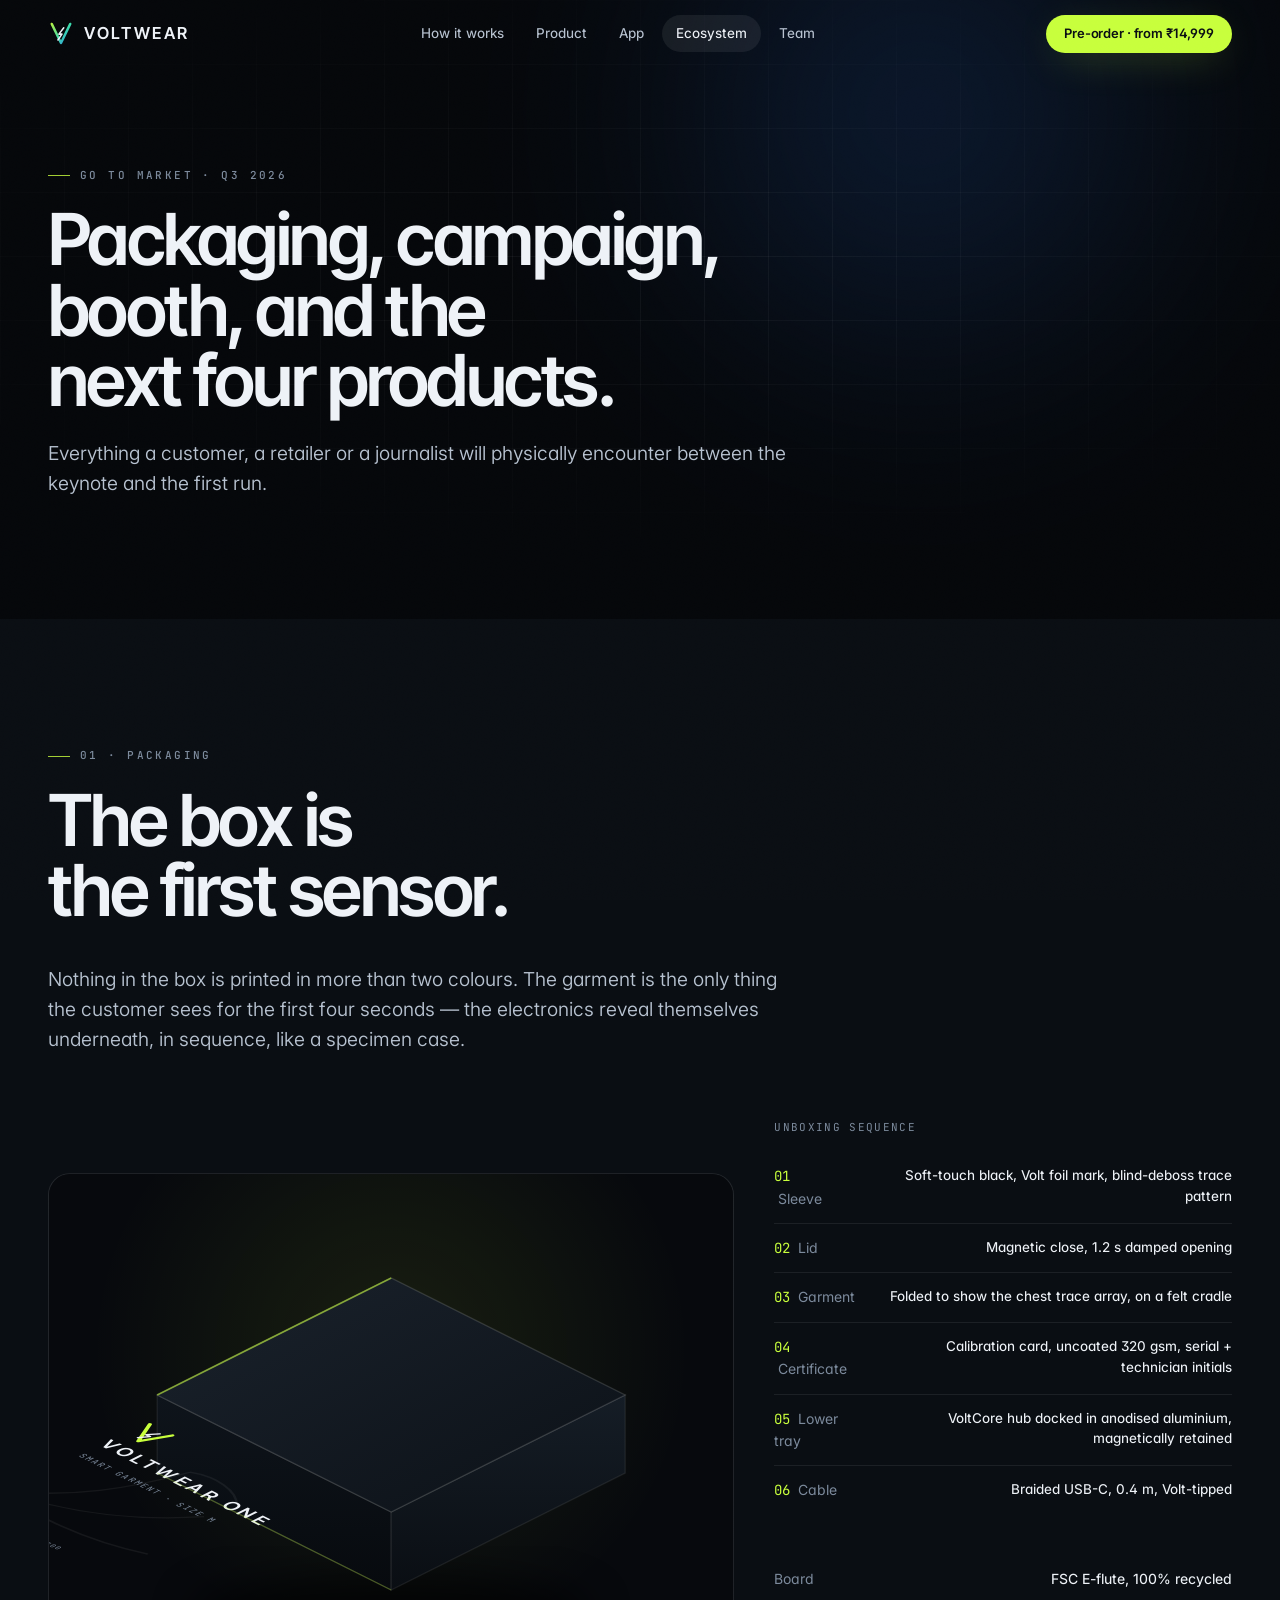
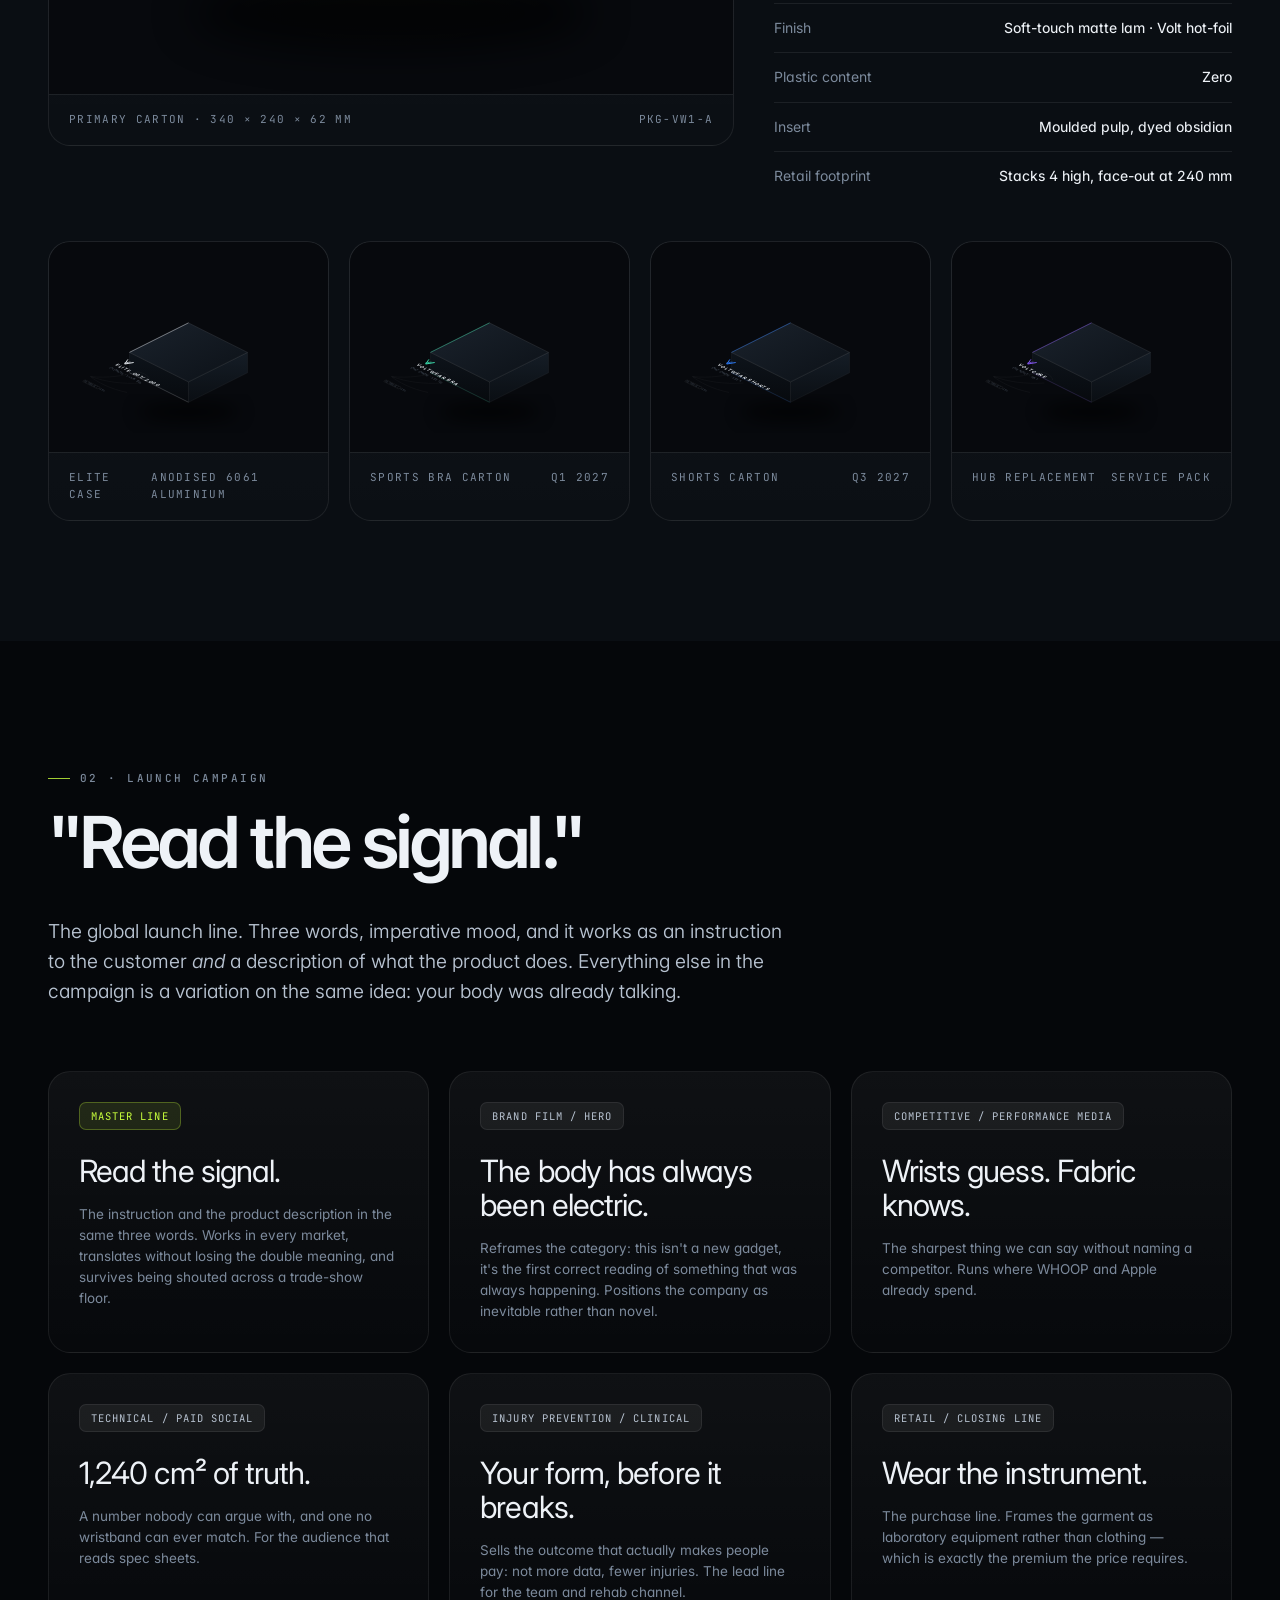
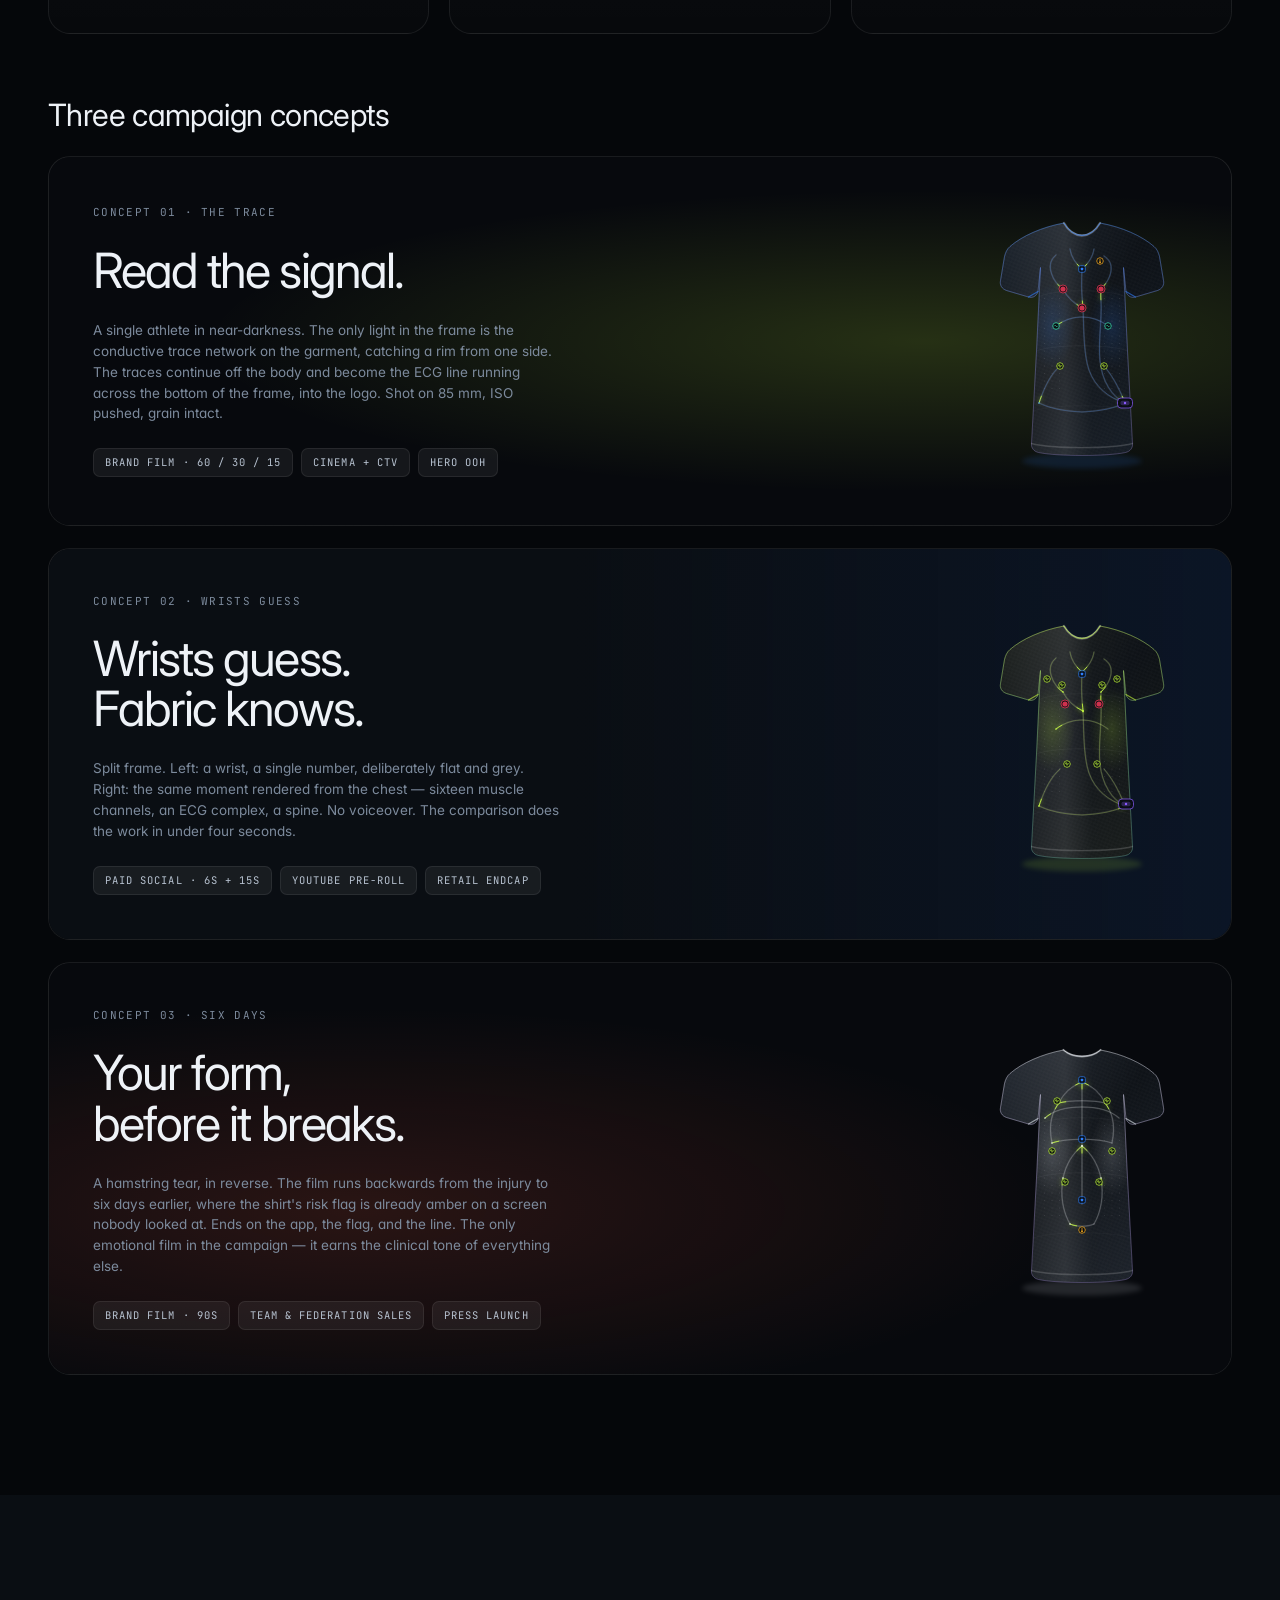
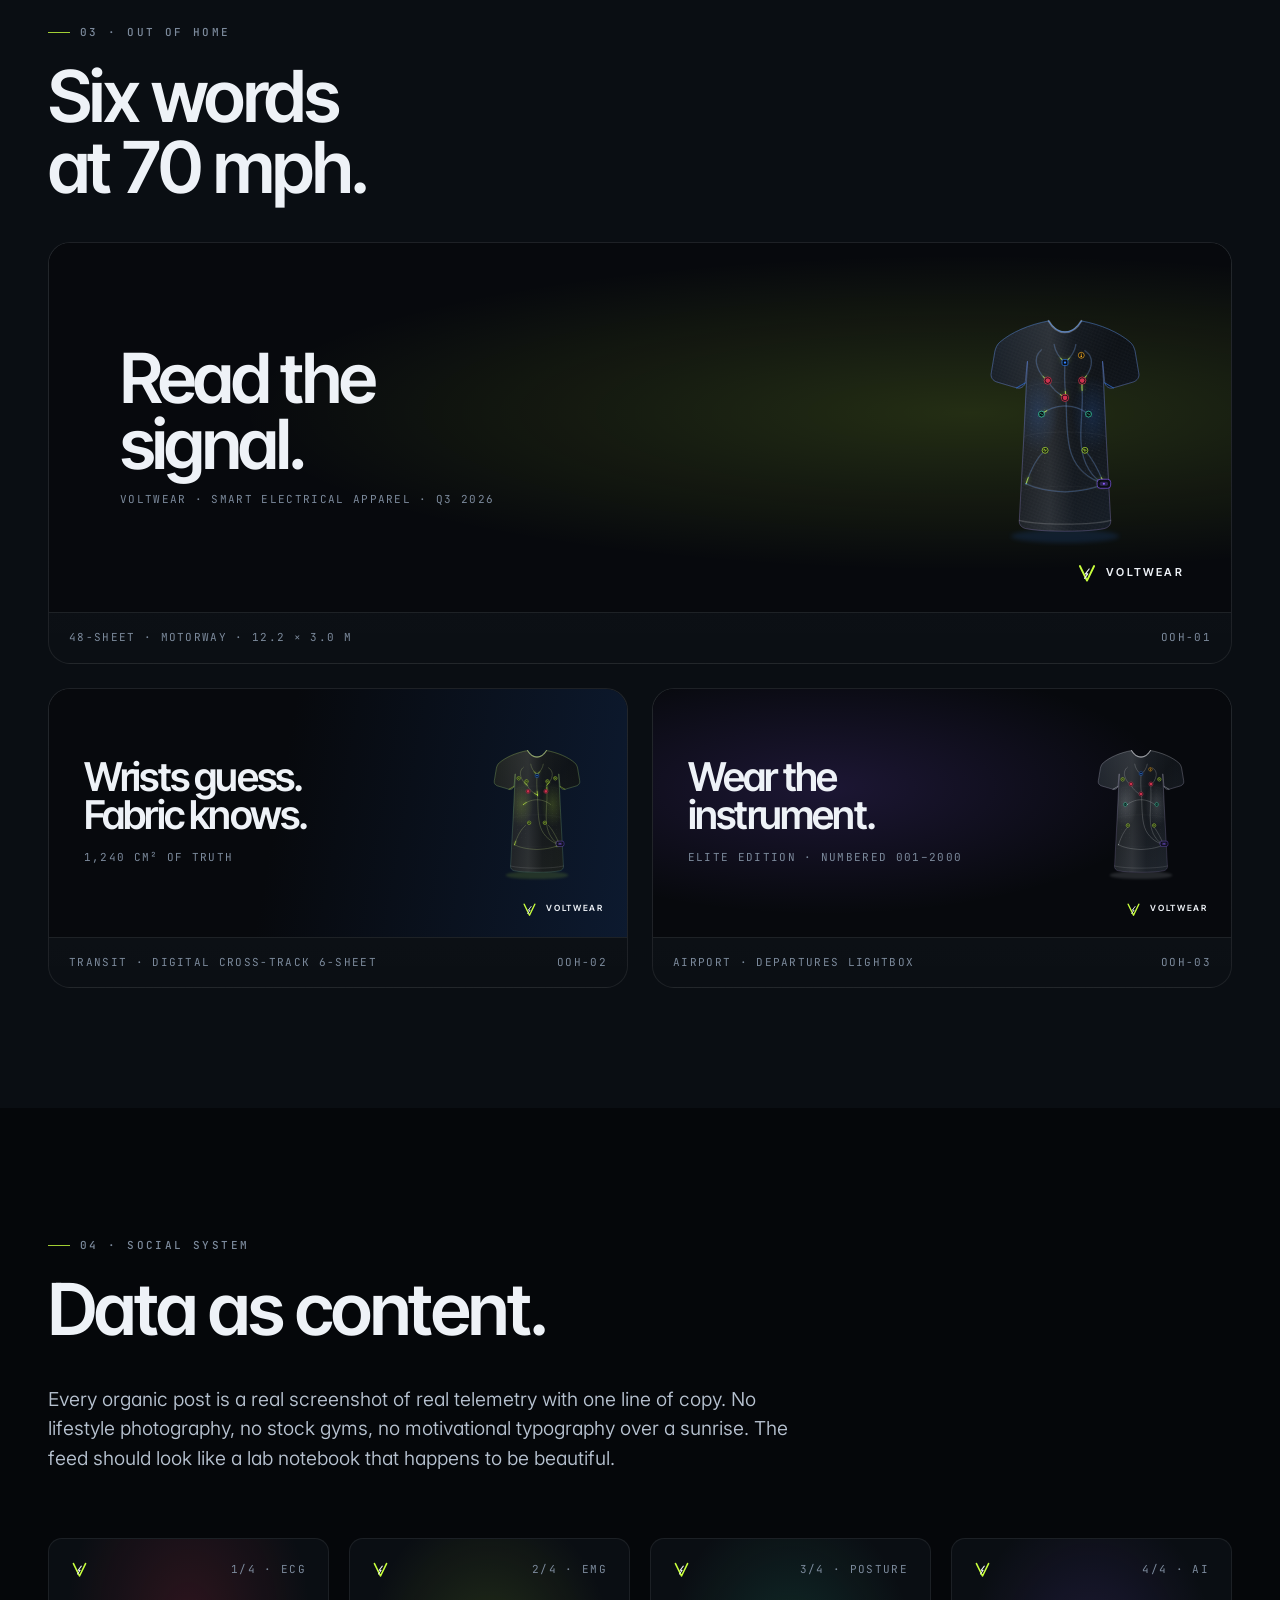
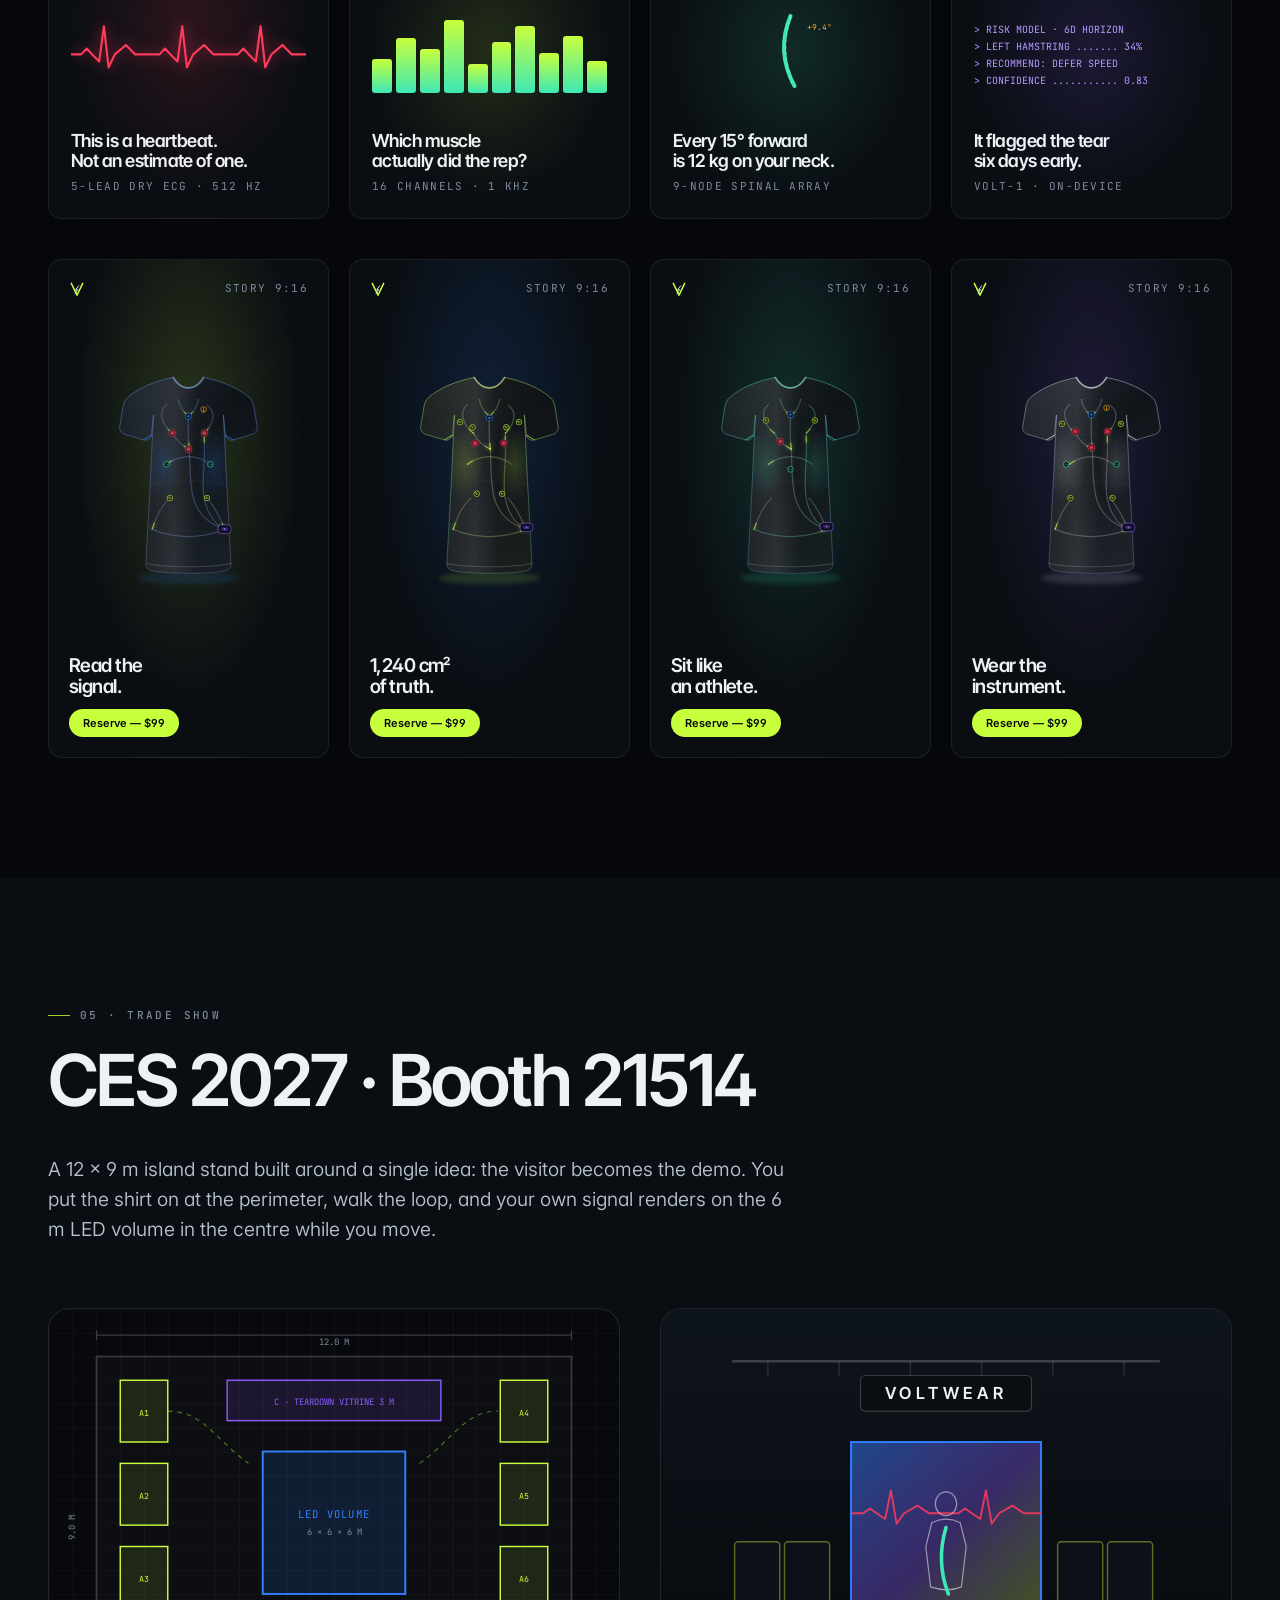
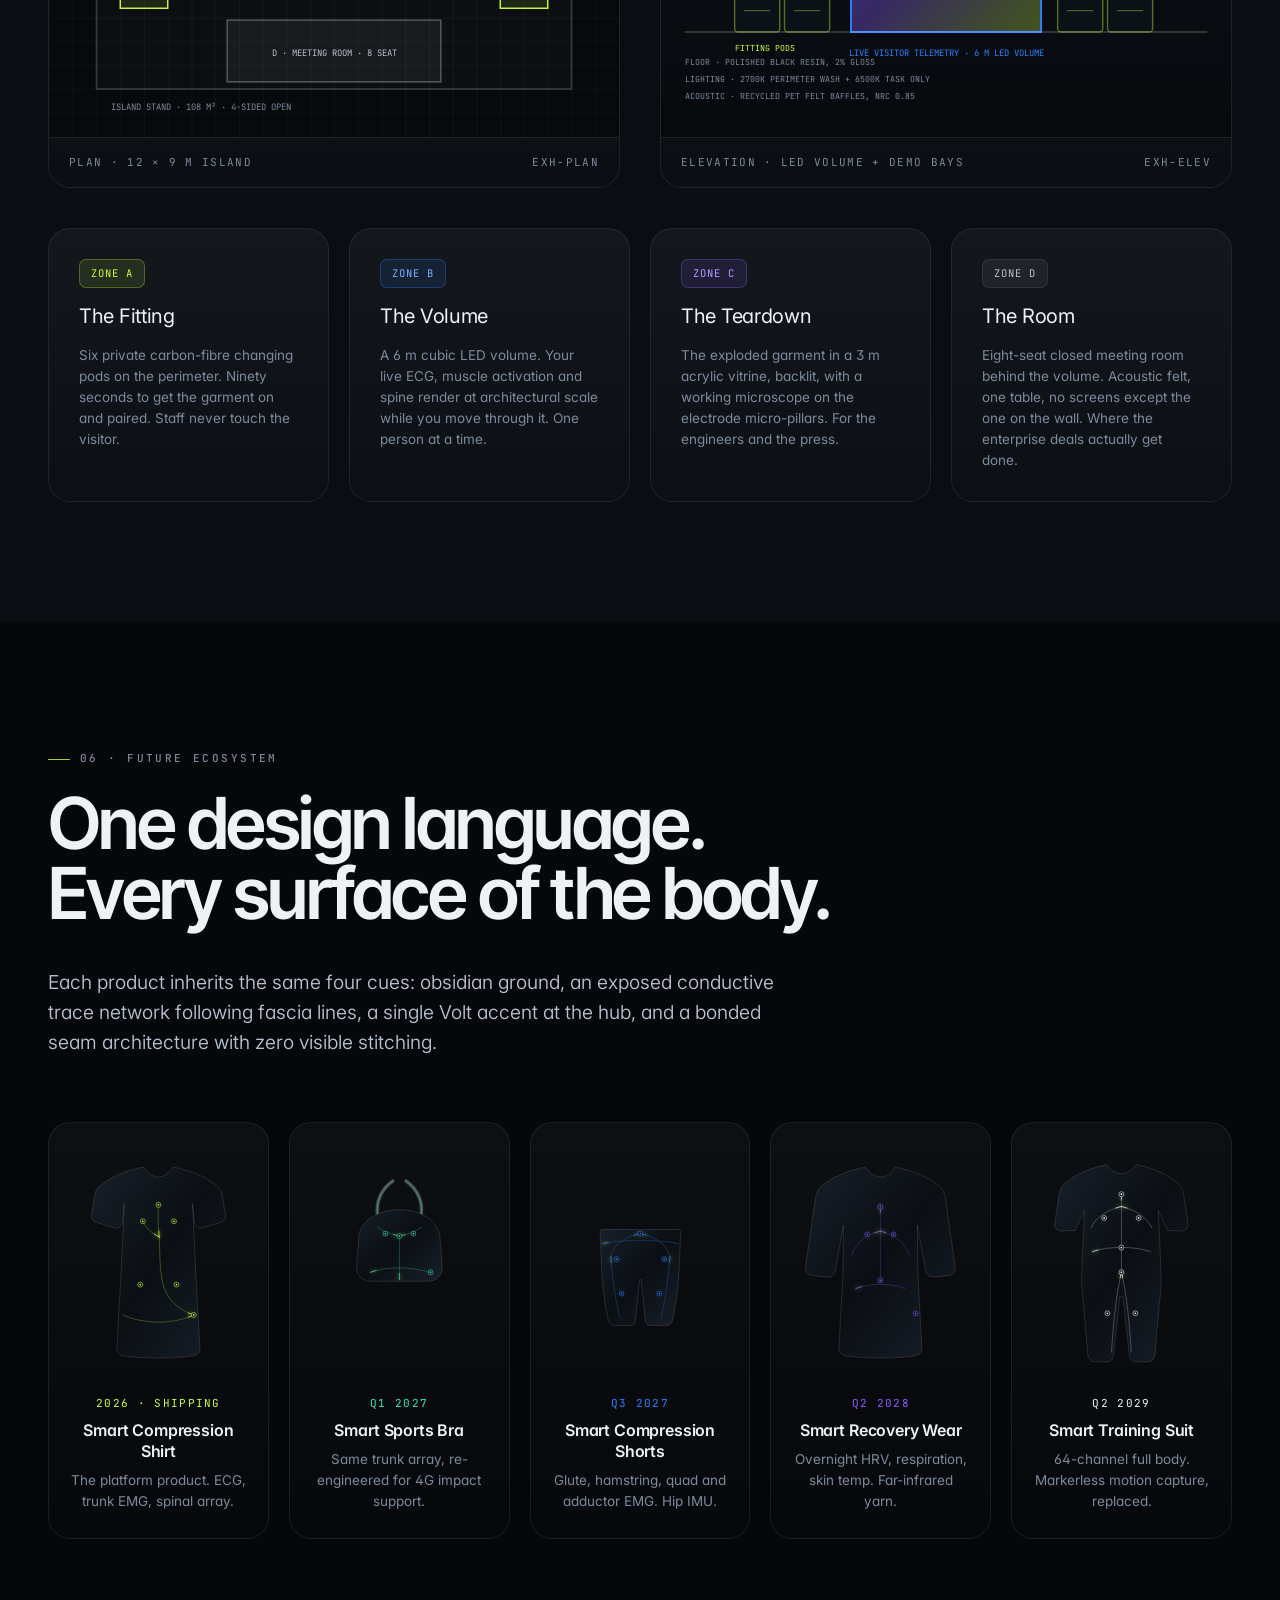
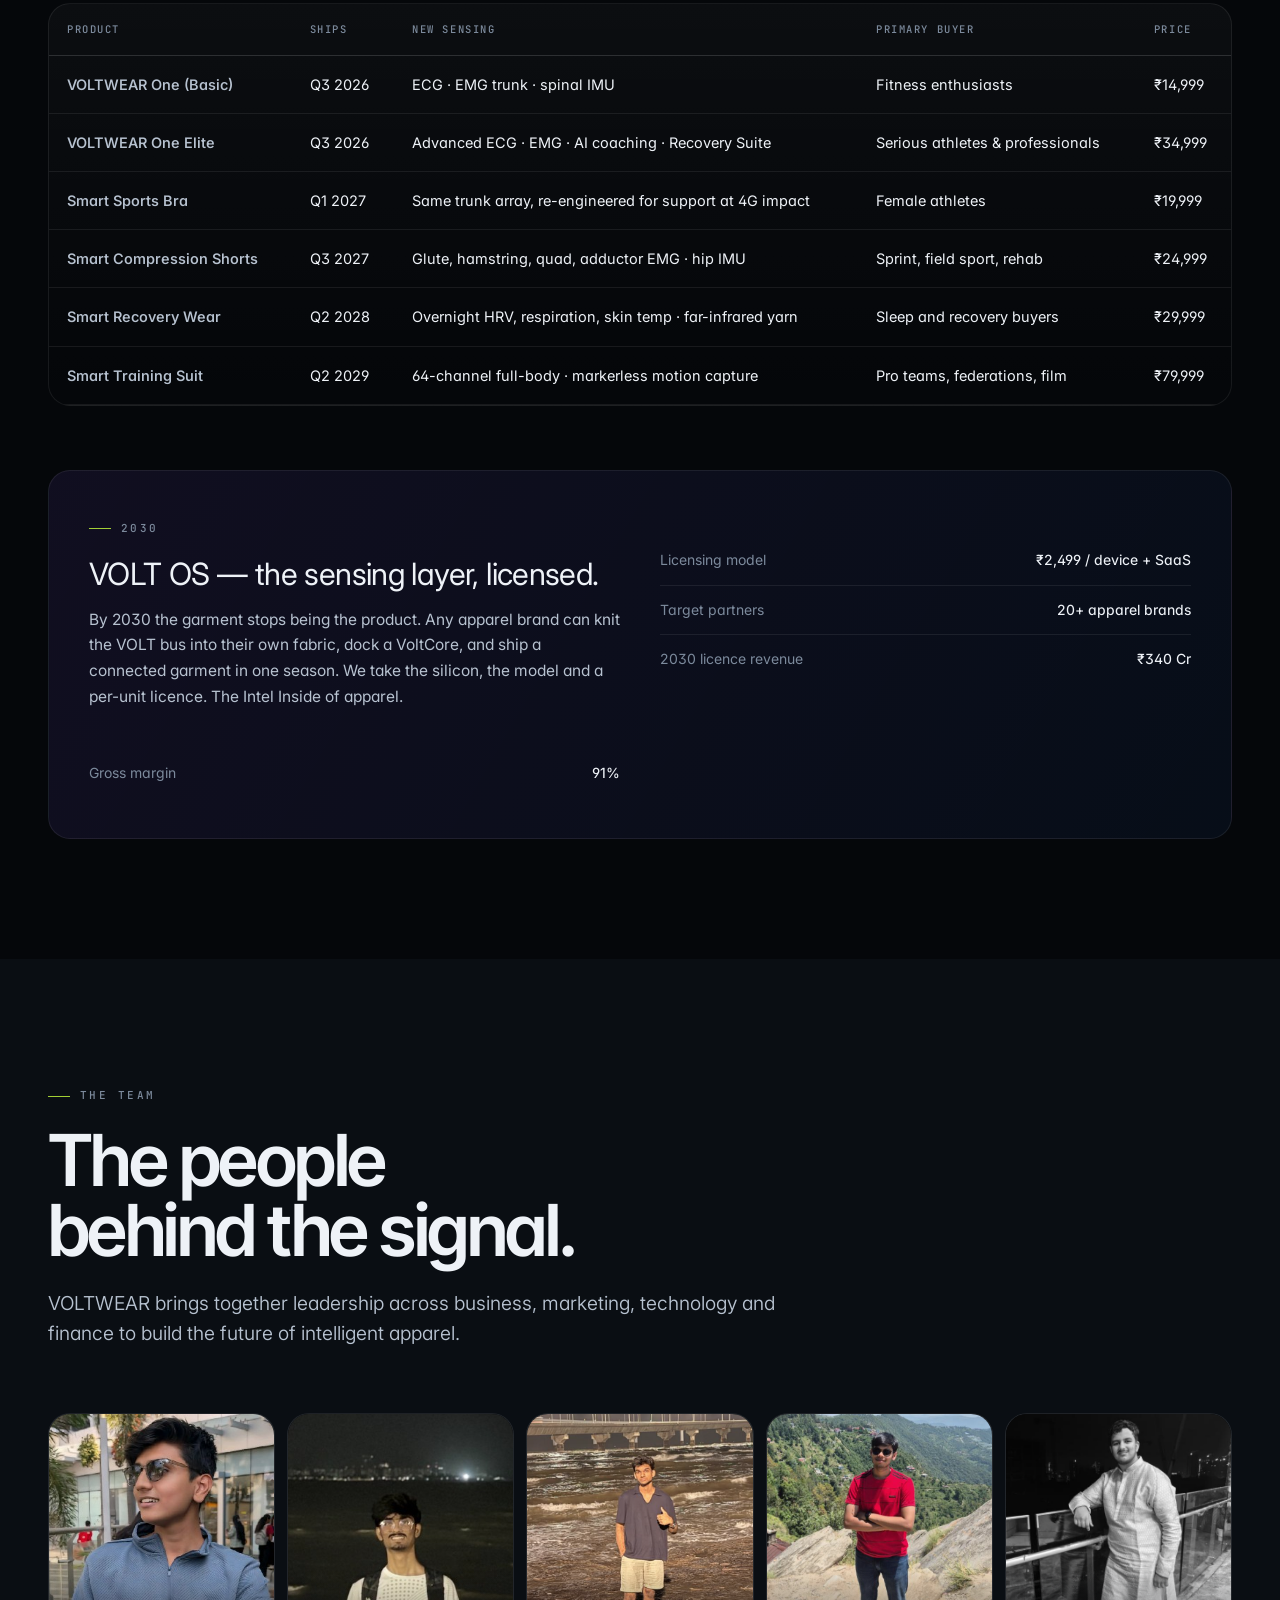
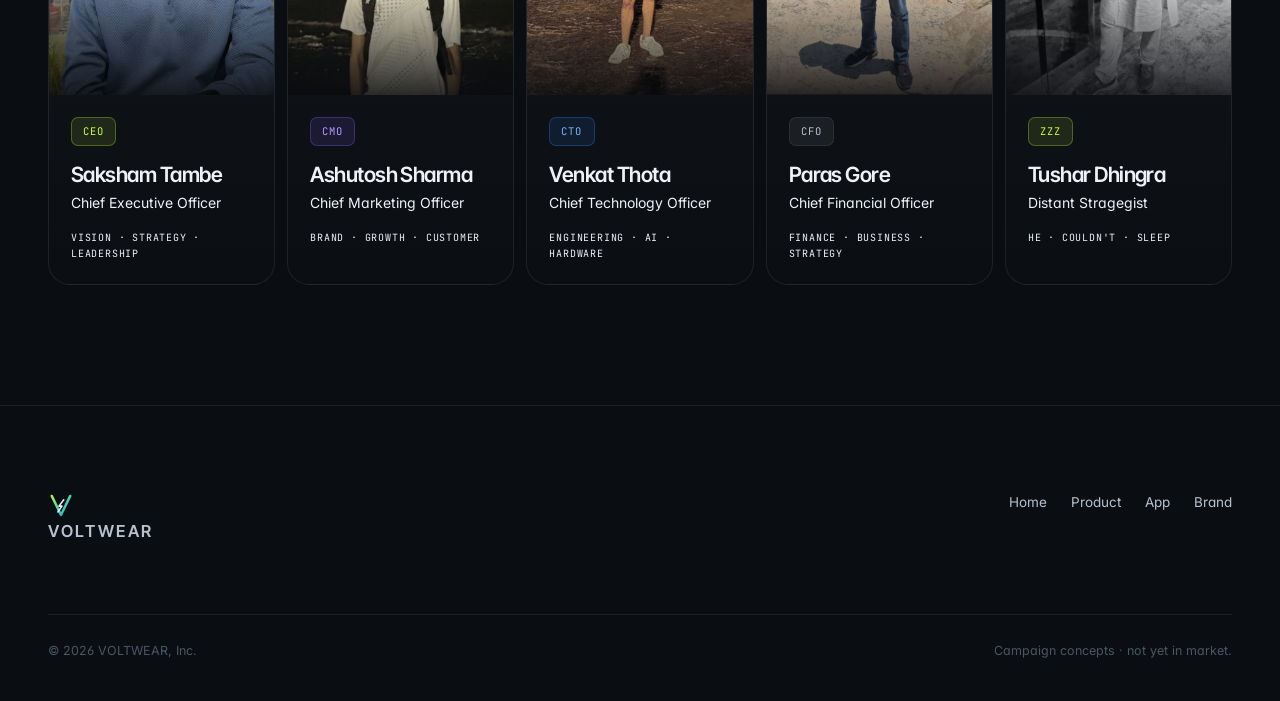
<file: marketing.html>
<!doctype html>
<html lang="en">
<head>
<meta charset="utf-8">
<meta name="viewport" content="width=device-width,initial-scale=1">
<title>VOLTWEAR — Campaign & Ecosystem</title>
<meta name="description" content="Packaging, launch campaign, out-of-home, social system, CES booth architecture and the 2027–2030 product ecosystem.">
<link rel="icon" href="data:image/svg+xml,%3Csvg xmlns='http://www.w3.org/2000/svg' viewBox='0 0 32 32'%3E%3Crect width='32' height='32' rx='7' fill='%230A0E13'/%3E%3Cpath d='M6 7 L16 27 L26 7' stroke='%23C8FF3C' stroke-width='3' fill='none' stroke-linecap='round' stroke-linejoin='round'/%3E%3C/svg%3E">
<link rel="preconnect" href="https://fonts.googleapis.com"><link rel="preconnect" href="https://fonts.gstatic.com" crossorigin>
<link href="https://fonts.googleapis.com/css2?family=Inter+Tight:wght@400;500;600;700&family=Inter:wght@300;350;400;450;500;600&family=JetBrains+Mono:wght@400;500&display=swap" rel="stylesheet">
<link rel="stylesheet" href="assets/css/core.css?v=6">
<style>
  .frame{background:linear-gradient(180deg,rgba(255,255,255,.035),rgba(255,255,255,.008));
    border:1px solid var(--hairline);border-radius:var(--r-lg);overflow:hidden;position:relative}
  .frame .cap{padding:16px 20px;border-top:1px solid var(--hairline);display:flex;justify-content:space-between;gap:14px;align-items:center}
  .ad{position:relative;overflow:hidden;display:flex;align-items:center}
  .ad .copy{position:relative;z-index:3}
  .social{aspect-ratio:1;position:relative;overflow:hidden;border-radius:var(--r-md);border:1px solid var(--hairline);padding:22px;display:flex;flex-direction:column;justify-content:space-between}
  .story{aspect-ratio:9/16}
  .eco-cell{display:flex;flex-direction:column;align-items:center;text-align:center;padding:26px 20px;
    border:1px solid var(--hairline);border-radius:var(--r-lg);
    background:linear-gradient(180deg,rgba(255,255,255,.035),rgba(255,255,255,.008));
    transition:border-color .4s,transform .4s var(--e-out)}
  .eco-cell:hover{border-color:var(--hairline-2);transform:translateY(-4px)}
</style>
</head>
<body>

<header class="nav">
  <div class="container">
    <a class="nav-logo" href="index.html"><span data-logo="mark" data-size="26"></span><span class="wm">Voltwear</span></a>
    <nav class="nav-links"><a href="index.html#how">How it works</a><a href="product.html">Product</a>
      <a href="app.html">App</a><a href="marketing.html" class="active">Ecosystem</a><a href="marketing.html#team">Team</a>
      </nav>
    <div class="nav-cta"><a href="index.html#pricing" class="btn btn-volt btn-sm">Pre-order · from ₹14,999</a>
      <button class="burger" aria-label="Menu"><span></span></button></div>
  </div>
</header>

<section class="section" style="padding-top:calc(var(--nav-h) + 90px);position:relative;overflow:hidden">
  <div class="hero-bg"><div class="orb orb-a" style="opacity:.2;top:-40%;right:0"></div><div class="grid-fade"></div></div>
  <div class="container" style="position:relative;z-index:2">
    <div class="eyebrow rv">Go to market · Q3 2026</div>
    <h1 class="h-xl rv">Packaging, campaign,<br>booth, and the<br>next four products.</h1>
    <p class="lede mt24 rv rv-d1">Everything a customer, a retailer or a journalist will physically
      encounter between the keynote and the first run.</p>
  </div>
</section>

<!-- ===== PACKAGING ===== -->
<section class="section section-alt" id="packaging">
  <div class="container">
    <div class="eyebrow rv">01 · Packaging</div>
    <h2 class="h-xl mb40 rv">The box is<br>the first sensor.</h2>
    <p class="lede mb64 rv rv-d1">Nothing in the box is printed in more than two colours. The garment is
      the only thing the customer sees for the first four seconds — the electronics reveal themselves
      underneath, in sequence, like a specimen case.</p>

    <div class="grid" style="grid-template-columns:1.2fr .8fr;gap:40px;align-items:center">
      <div class="frame rv">
        <div id="packRender" style="height:520px;display:flex;align-items:center;justify-content:center;
          background:radial-gradient(ellipse at 50% 34%,rgba(200,255,60,.09),transparent 62%),#07090D"></div>
        <div class="cap"><span class="micro">Primary carton · 340 × 240 × 62 mm</span>
          <span class="micro c-dim">PKG-VW1-A</span></div>
      </div>
      <div class="rv rv-d1">
        <div class="micro mb16">Unboxing sequence</div>
        <ol style="display:grid;gap:0">
          <li class="kv"><span class="k"><span class="mono c-volt">01</span> &nbsp;Sleeve</span><span class="v small">Soft-touch black, Volt foil mark, blind-deboss trace pattern</span></li>
          <li class="kv"><span class="k"><span class="mono c-volt">02</span> &nbsp;Lid</span><span class="v small">Magnetic close, 1.2 s damped opening</span></li>
          <li class="kv"><span class="k"><span class="mono c-volt">03</span> &nbsp;Garment</span><span class="v small">Folded to show the chest trace array, on a felt cradle</span></li>
          <li class="kv"><span class="k"><span class="mono c-volt">04</span> &nbsp;Certificate</span><span class="v small">Calibration card, uncoated 320 gsm, serial + technician initials</span></li>
          <li class="kv"><span class="k"><span class="mono c-volt">05</span> &nbsp;Lower tray</span><span class="v small">VoltCore hub docked in anodised aluminium, magnetically retained</span></li>
          <li class="kv"><span class="k"><span class="mono c-volt">06</span> &nbsp;Cable</span><span class="v small">Braided USB-C, 0.4 m, Volt-tipped</span></li>
        </ol>
        <div class="mt40">
          <div class="kv"><span class="k">Board</span><span class="v">FSC E-flute, 100% recycled</span></div>
          <div class="kv"><span class="k">Finish</span><span class="v">Soft-touch matte lam · Volt hot-foil</span></div>
          <div class="kv"><span class="k">Plastic content</span><span class="v c-volt">Zero</span></div>
          <div class="kv"><span class="k">Insert</span><span class="v">Moulded pulp, dyed obsidian</span></div>
          <div class="kv"><span class="k">Retail footprint</span><span class="v">Stacks 4 high, face-out at 240 mm</span></div>
        </div>
      </div>
    </div>

    <div class="grid g4 mt40" id="packFamily"></div>
  </div>
</section>

<!-- ===== CAMPAIGN ===== -->
<section class="section" id="campaign">
  <div class="container">
    <div class="eyebrow rv">02 · Launch campaign</div>
    <h2 class="h-xl mb40 rv">"Read the signal."</h2>
    <p class="lede mb64 rv rv-d1">The global launch line. Three words, imperative mood, and it works
      as an instruction to the customer <em>and</em> a description of what the product does. Everything
      else in the campaign is a variation on the same idea: your body was already talking.</p>

    <div class="grid g3 mb64" id="taglines"></div>

    <div class="mb24 rv"><div class="h-md">Three campaign concepts</div></div>
    <div style="display:grid;gap:22px" id="adConcepts"></div>
  </div>
</section>

<!-- ===== OOH ===== -->
<section class="section section-alt" id="ooh">
  <div class="container">
    <div class="eyebrow rv">03 · Out of home</div>
    <h2 class="h-xl mb40 rv">Six words<br>at 70 mph.</h2>
    <div class="frame rv mb24">
      <div id="billboard" style="aspect-ratio:16/5;position:relative;overflow:hidden;background:#07090D"></div>
      <div class="cap"><span class="micro">48-sheet · motorway · 12.2 × 3.0 m</span><span class="micro c-dim">OOH-01</span></div>
    </div>
    <div class="grid g2 gap-24">
      <div class="frame rv">
        <div id="transit" style="aspect-ratio:21/9;position:relative;overflow:hidden;background:#07090D"></div>
        <div class="cap"><span class="micro">Transit · digital cross-track 6-sheet</span><span class="micro c-dim">OOH-02</span></div>
      </div>
      <div class="frame rv rv-d1">
        <div id="airport" style="aspect-ratio:21/9;position:relative;overflow:hidden;background:#07090D"></div>
        <div class="cap"><span class="micro">Airport · departures lightbox</span><span class="micro c-dim">OOH-03</span></div>
      </div>
    </div>
  </div>
</section>

<!-- ===== SOCIAL ===== -->
<section class="section" id="social">
  <div class="container">
    <div class="eyebrow rv">04 · Social system</div>
    <h2 class="h-xl mb40 rv">Data as content.</h2>
    <p class="lede mb64 rv rv-d1">Every organic post is a real screenshot of real telemetry with one
      line of copy. No lifestyle photography, no stock gyms, no motivational typography over a sunrise.
      The feed should look like a lab notebook that happens to be beautiful.</p>
    <div class="grid g4 mb40" id="socialGrid"></div>
    <div class="grid g4" id="storyGrid"></div>
  </div>
</section>

<!-- ===== BOOTH ===== -->
<section class="section section-alt" id="booth">
  <div class="container">
    <div class="eyebrow rv">05 · Trade show</div>
    <h2 class="h-xl mb40 rv">CES 2027 · Booth 21514</h2>
    <p class="lede mb64 rv rv-d1">A 12 × 9 m island stand built around a single idea: the visitor
      becomes the demo. You put the shirt on at the perimeter, walk the loop, and your own signal
      renders on the 6 m LED volume in the centre while you move.</p>

    <div class="grid g2 gap-40">
      <div class="frame rv">
        <div id="boothPlan" style="aspect-ratio:4/3;background:#07090D;position:relative"></div>
        <div class="cap"><span class="micro">Plan · 12 × 9 m island</span><span class="micro c-dim">EXH-PLAN</span></div>
      </div>
      <div class="frame rv rv-d1">
        <div id="boothElev" style="aspect-ratio:4/3;background:#07090D;position:relative"></div>
        <div class="cap"><span class="micro">Elevation · LED volume + demo bays</span><span class="micro c-dim">EXH-ELEV</span></div>
      </div>
    </div>

    <div class="grid g4 mt40">
      <div class="card rv"><span class="tag tag-volt">Zone A</span><div class="h-sm mt16">The Fitting</div>
        <p class="small mt16">Six private carbon-fibre changing pods on the perimeter. Ninety seconds to
          get the garment on and paired. Staff never touch the visitor.</p></div>
      <div class="card rv rv-d1"><span class="tag tag-arc">Zone B</span><div class="h-sm mt16">The Volume</div>
        <p class="small mt16">A 6 m cubic LED volume. Your live ECG, muscle activation and spine render
          at architectural scale while you move through it. One person at a time.</p></div>
      <div class="card rv rv-d2"><span class="tag tag-violet">Zone C</span><div class="h-sm mt16">The Teardown</div>
        <p class="small mt16">The exploded garment in a 3 m acrylic vitrine, backlit, with a working
          microscope on the electrode micro-pillars. For the engineers and the press.</p></div>
      <div class="card rv rv-d3"><span class="tag">Zone D</span><div class="h-sm mt16">The Room</div>
        <p class="small mt16">Eight-seat closed meeting room behind the volume. Acoustic felt, one table,
          no screens except the one on the wall. Where the enterprise deals actually get done.</p></div>
    </div>
  </div>
</section>

<!-- ===== ECOSYSTEM ===== -->
<section class="section" id="ecosystem">
  <div class="container">
    <div class="eyebrow rv">06 · Future ecosystem</div>
    <h2 class="h-xl mb40 rv">One design language.<br>Every surface of the body.</h2>
    <p class="lede mb64 rv rv-d1">Each product inherits the same four cues: obsidian ground, an
      exposed conductive trace network following fascia lines, a single Volt accent at the hub, and
      a bonded seam architecture with zero visible stitching.</p>
    <div class="grid g5" id="ecoGrid"></div>

    <div class="tbl-wrap mt64 rv">
      <table class="tbl">
        <thead><tr><th>Product</th><th>Ships</th><th>New sensing</th><th>Primary buyer</th><th>Price</th></tr></thead>
        <tbody>
          <tr>
    <td class="own-cell">VOLTWEAR One (Basic)</td>
    <td>Q3 2026</td>
    <td>ECG · EMG trunk · spinal IMU</td>
    <td>Fitness enthusiasts</td>
    <td>₹14,999</td>
</tr>

<tr>
    <td class="own-cell">VOLTWEAR One Elite</td>
    <td>Q3 2026</td>
    <td>Advanced ECG · EMG · AI coaching · Recovery Suite</td>
    <td>Serious athletes & professionals</td>
    <td>₹34,999</td>
</tr>

<tr>
    <td class="own-cell">Smart Sports Bra</td>
    <td>Q1 2027</td>
    <td>Same trunk array, re-engineered for support at 4G impact</td>
    <td>Female athletes</td>
    <td>₹19,999</td>
</tr>

<tr>
    <td class="own-cell">Smart Compression Shorts</td>
    <td>Q3 2027</td>
    <td>Glute, hamstring, quad, adductor EMG · hip IMU</td>
    <td>Sprint, field sport, rehab</td>
    <td>₹24,999</td>
</tr>

<tr>
    <td class="own-cell">Smart Recovery Wear</td>
    <td>Q2 2028</td>
    <td>Overnight HRV, respiration, skin temp · far-infrared yarn</td>
    <td>Sleep and recovery buyers</td>
    <td>₹29,999</td>
</tr>

<tr>
    <td class="own-cell">Smart Training Suit</td>
    <td>Q2 2029</td>
    <td>64-channel full-body · markerless motion capture</td>
    <td>Pro teams, federations, film</td>
    <td>₹79,999</td>
</tr>
        </tbody>
      </table>
    </div>

    <div class="card rv mt64" style="padding:40px;background:linear-gradient(120deg,rgba(139,92,255,.09),rgba(47,128,255,.06))">
      <div class="grid g2 gap-40" style="align-items:center">
        <div><div class="eyebrow">2030</div><div class="h-md">VOLT OS — the sensing layer, licensed.</div>
          <p class="body mt16">By 2030 the garment stops being the product. Any apparel brand can knit
            the VOLT bus into their own fabric, dock a VoltCore, and ship a connected garment in one
            season. We take the silicon, the model and a per-unit licence. The Intel Inside of apparel.</p></div>
        <div>
          <div class="kv"><span class="k">Licensing model</span><span class="v">₹2,499 / device + SaaS</span></div>
          <div class="kv"><span class="k">Target partners</span><span class="v">20+ apparel brands</span></div>
          <div class="kv"><span class="k">2030 licence revenue</span><span class="v c-volt">₹340 Cr</span></div>
          </div>
          <div class="kv"><span class="k">Gross margin</span><span class="v">91%</span></div></div>
      </div>
    </div>
  </div>
</section>

<!-- ===== TEAM ===== -->
<section class="section section-alt" id="team">
  <div class="container">

    <div class="eyebrow rv">The Team</div>

    <h2 class="h-xl mb24 rv">
      The people<br>
      behind the signal.
    </h2>

    <p class="lede mb64 rv rv-d1">
      VOLTWEAR brings together leadership across business, marketing,
      technology and finance to build the future of intelligent apparel.
    </p>

    <div class="team-grid">

      <!-- CEO -->
      <div class="team-card rv">
        <div class="team-photo">
          <img src="assets/images/saksham.jpg"
               alt="Saksham Tambe — CEO">
        </div>

        <div class="team-info">
          <span class="tag tag-volt">CEO</span>
          <h3>Saksham Tambe</h3>
          <p>
            Chief Executive Officer
          </p>
          <span class="team-role">
            Vision · Strategy · Leadership
          </span>
        </div>
      </div>

      <!-- CMO -->
      <div class="team-card rv rv-d1">
        <div class="team-photo">
          <img src="assets/images/ashutosh.jpg"
               alt="Ashutosh Sharma — CMO">
        </div>

        <div class="team-info">
          <span class="tag tag-violet">CMO</span>
          <h3>Ashutosh Sharma</h3>
          <p>
            Chief Marketing Officer
          </p>
          <span class="team-role">
            Brand · Growth · Customer
          </span>
        </div>
      </div>

      <!-- CTO -->
      <div class="team-card rv rv-d2">
        <div class="team-photo">
          <img src="assets/images/venkat.png"
               alt="Venkat Thota — CTO">
        </div>

        <div class="team-info">
          <span class="tag tag-arc">CTO</span>
          <h3>Venkat Thota</h3>
          <p>
            Chief Technology Officer
          </p>
          <span class="team-role">
            Engineering · AI · Hardware
          </span>
        </div>
      </div>

      <!-- CFO -->
      <div class="team-card rv rv-d3">
        <div class="team-photo">
          <img src="assets/images/paras.png"
               alt="Paras Gore — CFO">
        </div>

        <div class="team-info">
          <span class="tag">CFO</span>
          <h3>Paras Gore</h3>
          <p>
            Chief Financial Officer
          </p>
          <span class="team-role">
            Finance · Business · Strategy
          </span>
        </div>
      </div>

      <!-- Ex Founder-->
       <div class="team-card rv">
        <div class="team-photo">
          <img src="assets/images/tushar.png"
               alt="Tushar Dhingra — Ex-Founder">
        </div>

        <div class="team-info">
          <span class="tag tag-volt">zzZ</span>
          <h3>Tushar Dhingra</h3>
          <p>
            Distant Stragegist
          </p>
          <span class="team-role">
            He · Couldn't · Sleep
          </span>
        </div>
      </div>

    </div>

  </div>
</section>

<footer class="footer">
  <div class="container">
    <div class="flex between wrap gap-24">
      <a class="nav-logo" href="index.html"><span data-logo="mark" data-size="26"></span><span class="wm">Voltwear</span></a>
      <div class="flex gap-24 wrap"><a href="index.html">Home</a><a href="product.html">Product</a>
        <a href="app.html">App</a><a href="brand.html">Brand</a></div>
    </div>
    <div class="footer-bottom"><span>© <span data-year></span> VOLTWEAR, Inc.</span><span>Campaign concepts · not yet in market.</span></div>
  </div>
</footer>

<script src="assets/js/shirt.js?v=6"></script>
<script src="assets/js/marketing.js?v=6"></script>
<script src="assets/js/core.js?v=6"></script>
</body>
</html>
</file>
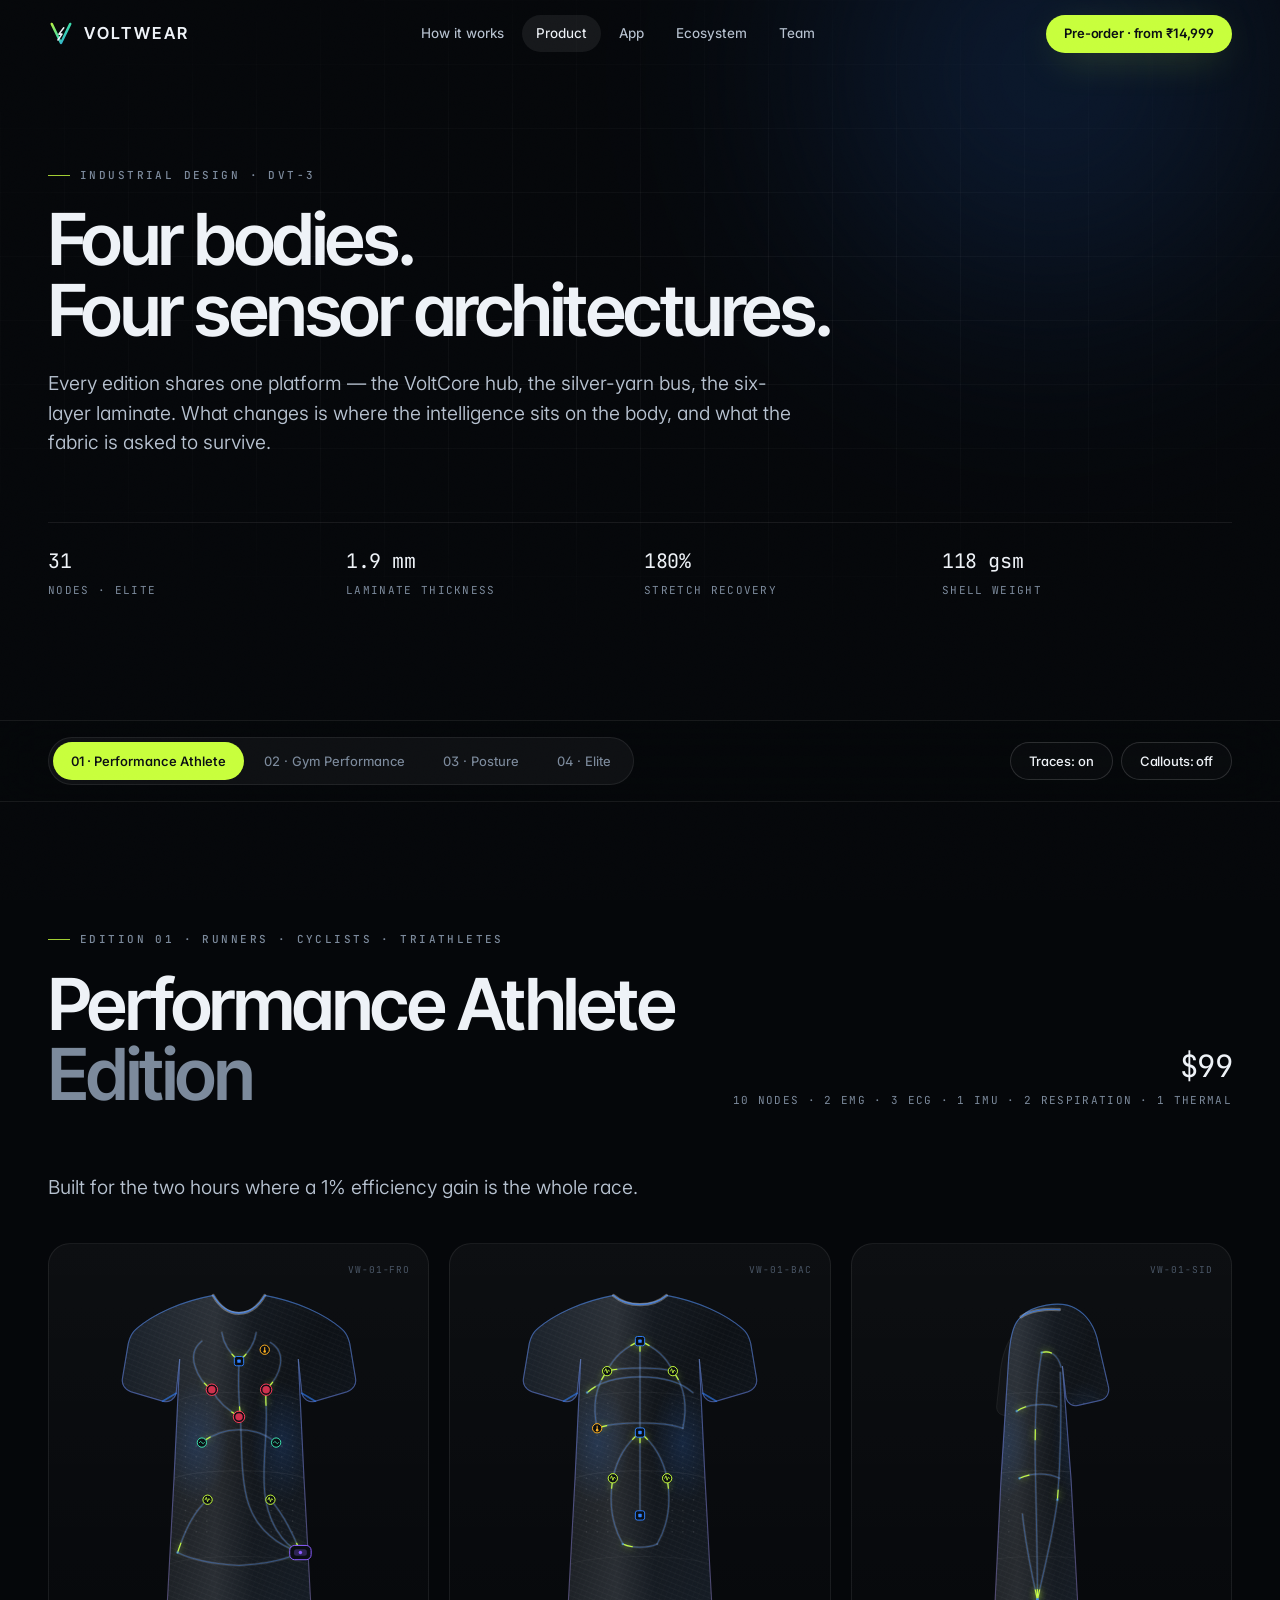
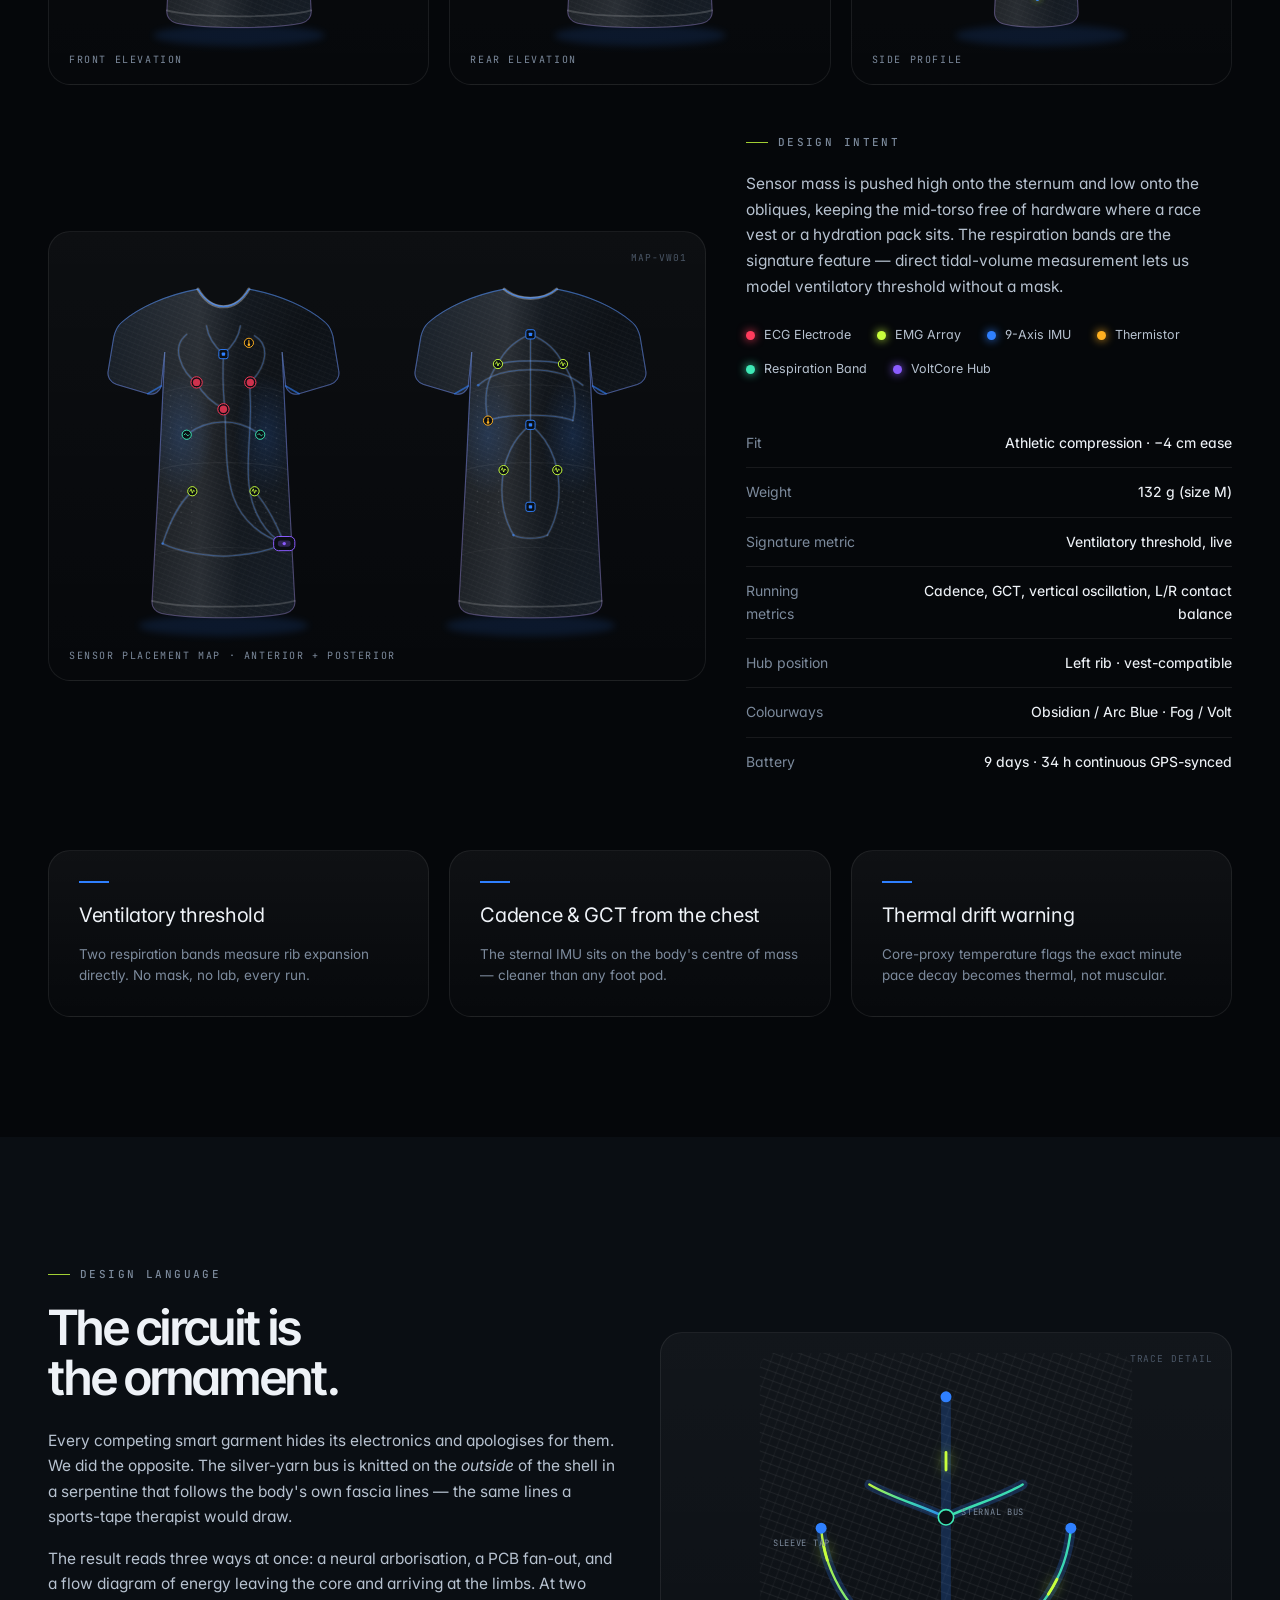
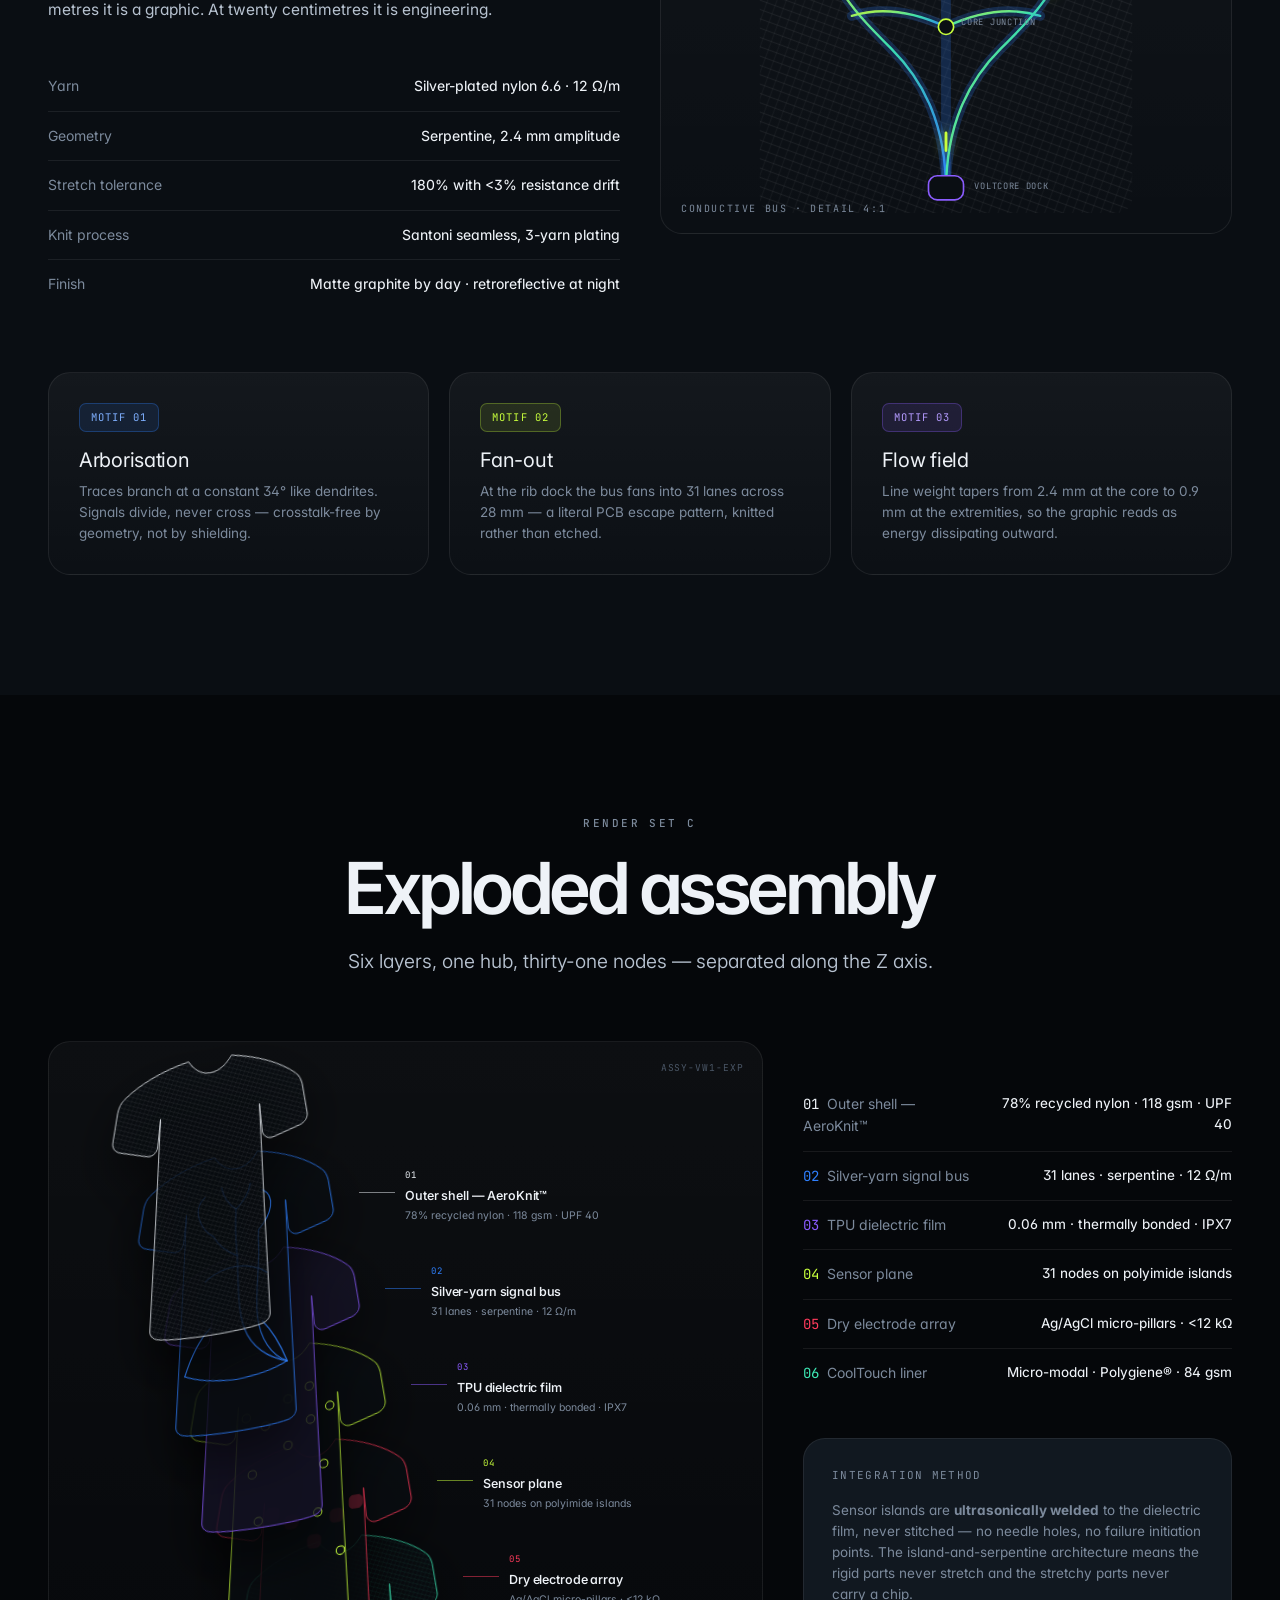
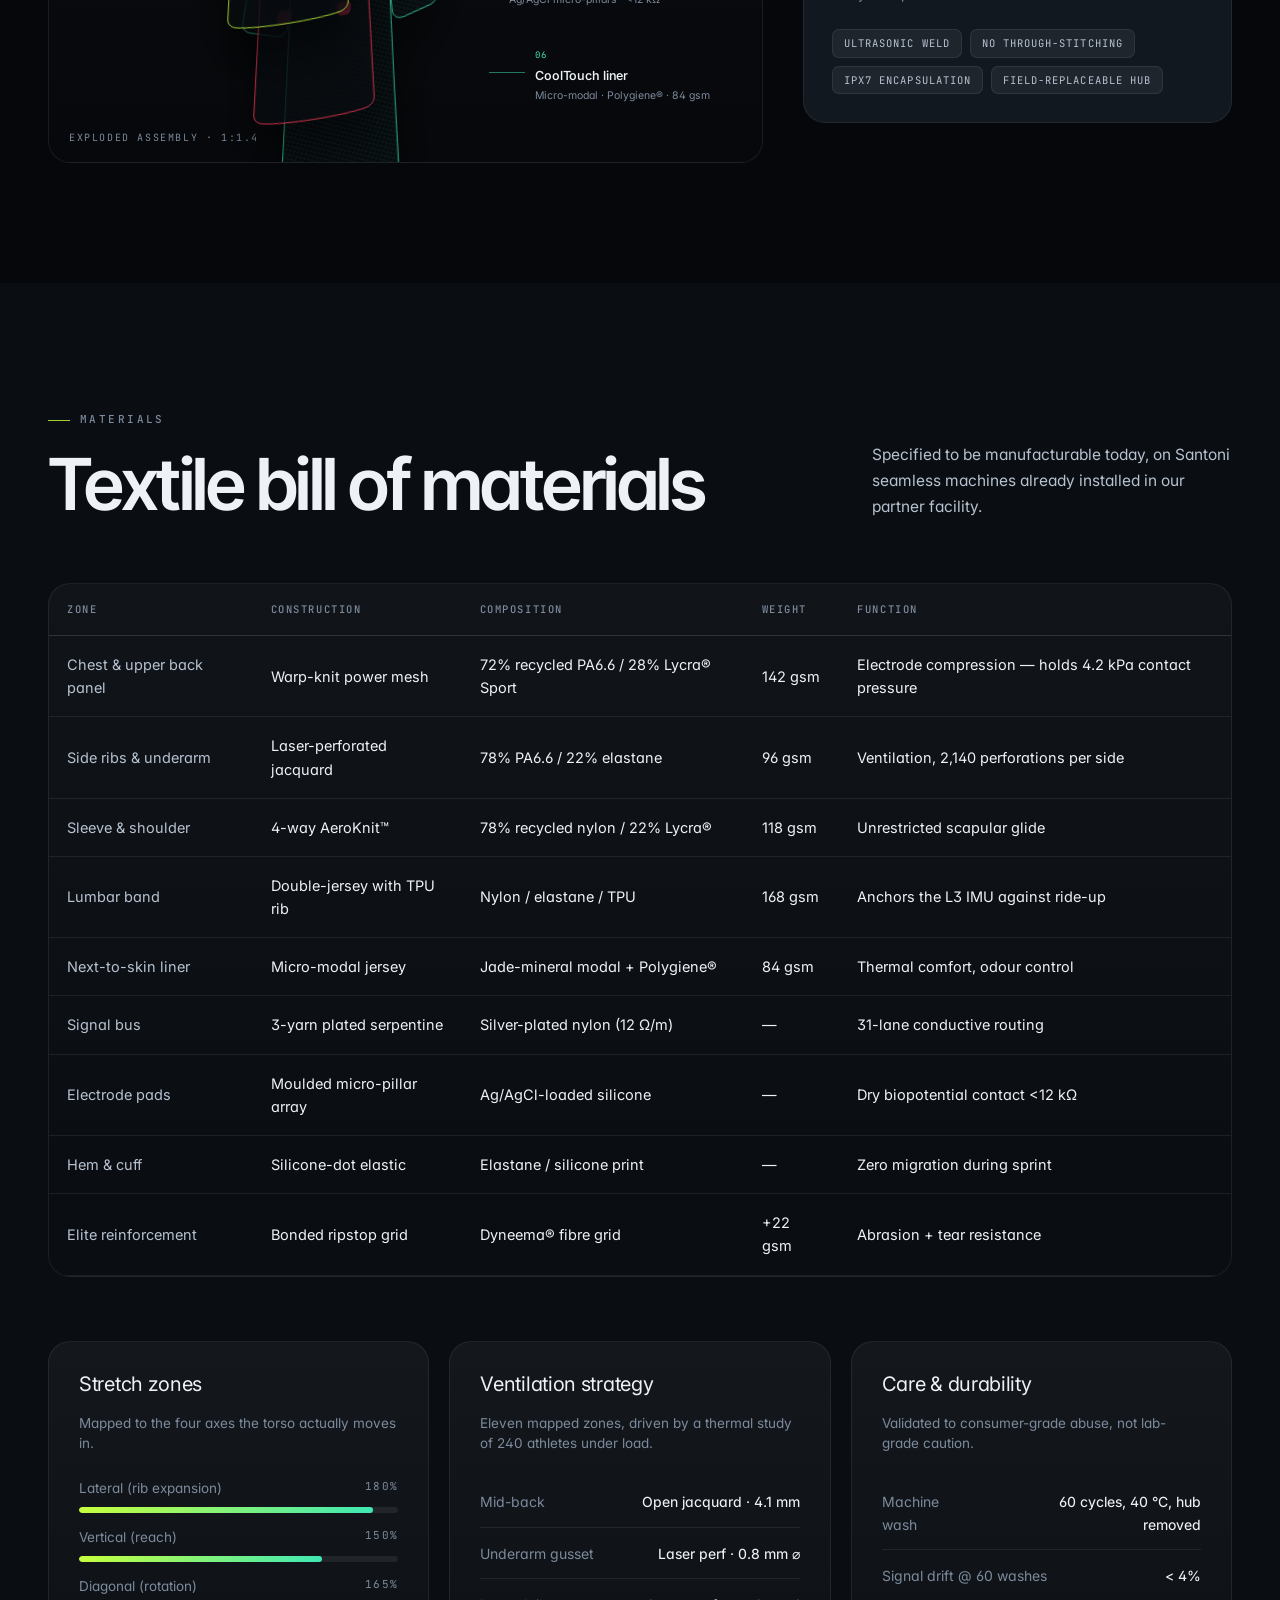
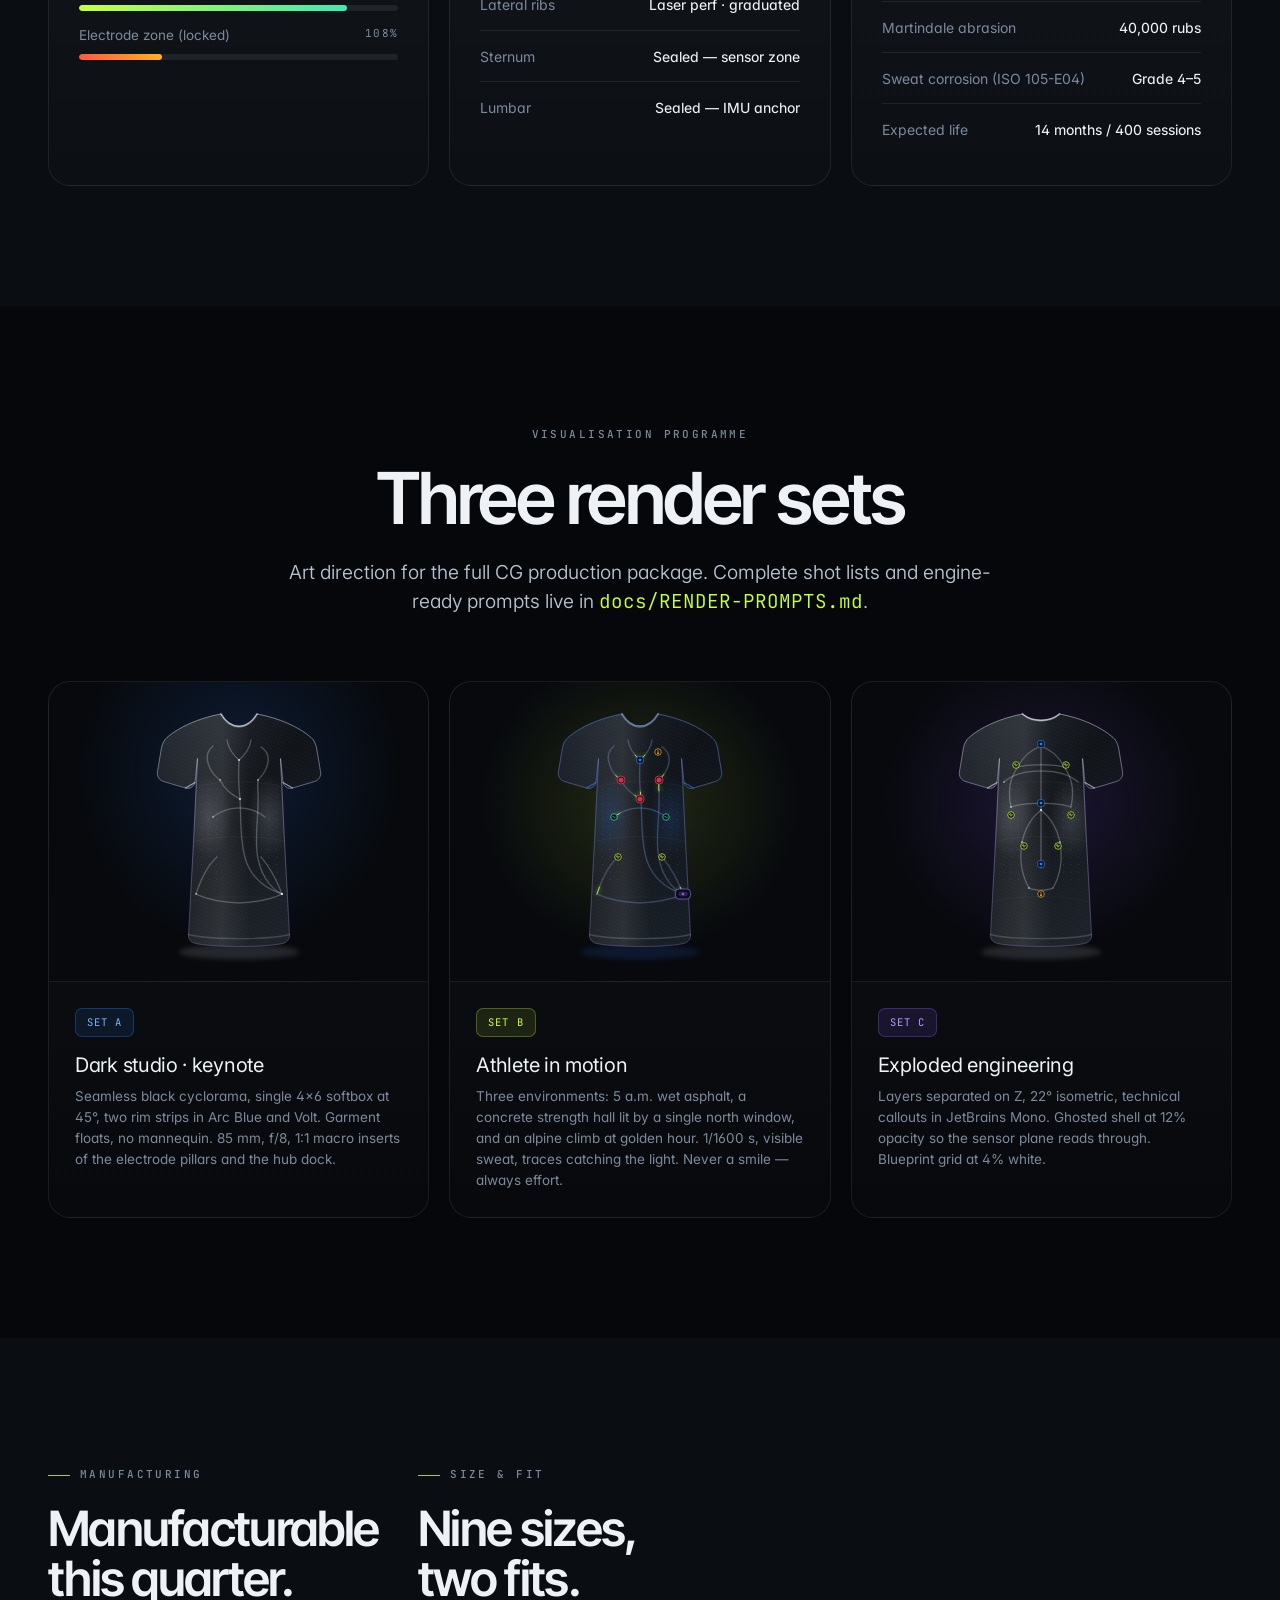
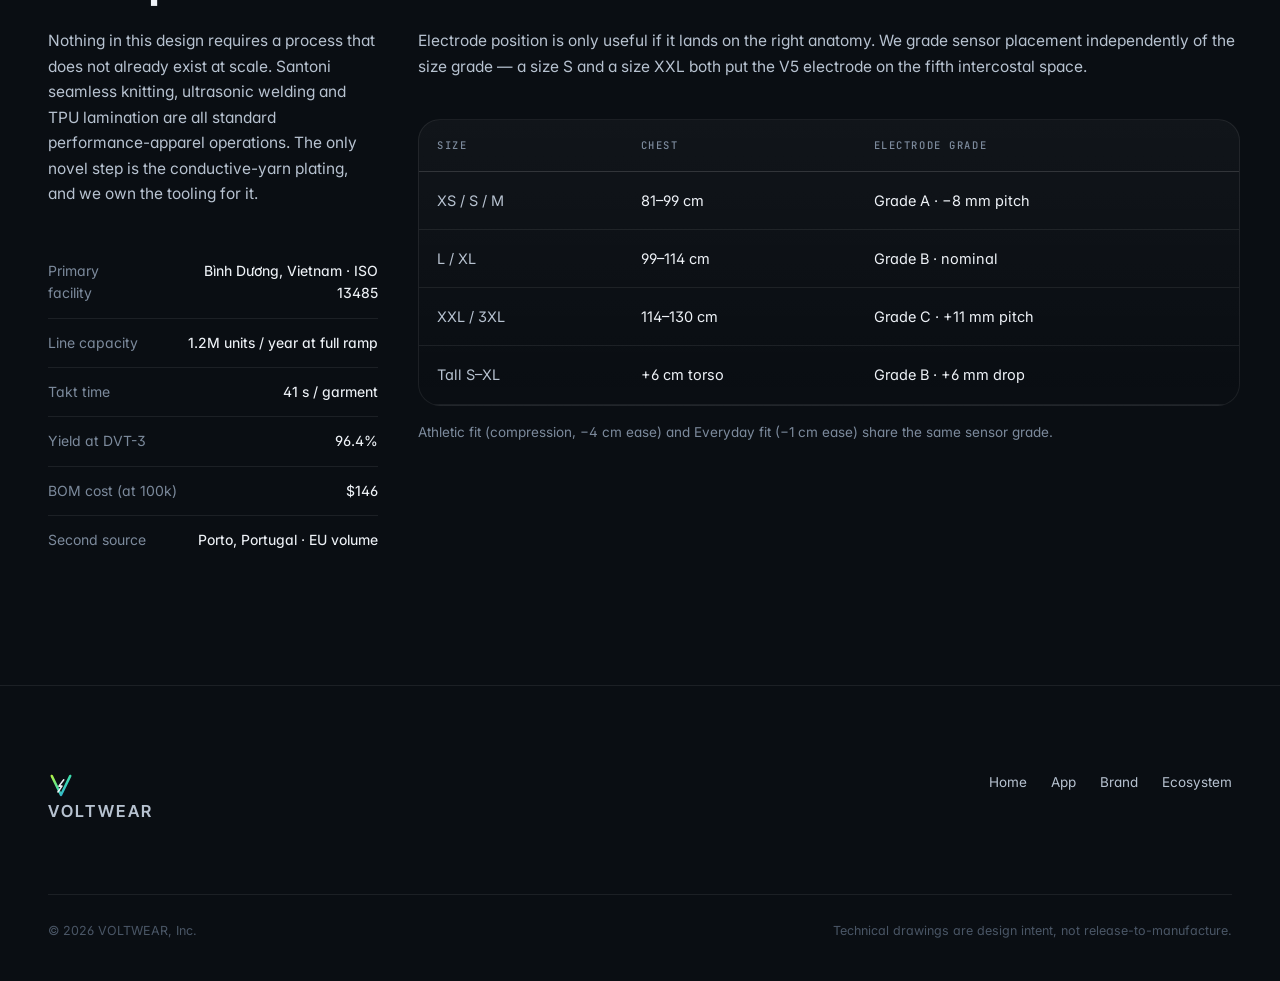
<file: product.html>
<!doctype html>
<html lang="en">
<head>
<meta charset="utf-8">
<meta name="viewport" content="width=device-width,initial-scale=1">
<title>VOLTWEAR — Product Design</title>
<meta name="description" content="Four editions of the VOLTWEAR smart garment: technical views, sensor placement maps, conductive pathway architecture, materials and manufacturing.">
<link rel="icon" href="data:image/svg+xml,%3Csvg xmlns='http://www.w3.org/2000/svg' viewBox='0 0 32 32'%3E%3Crect width='32' height='32' rx='7' fill='%230A0E13'/%3E%3Cpath d='M6 7 L16 27 L26 7' stroke='%23C8FF3C' stroke-width='3' fill='none' stroke-linecap='round' stroke-linejoin='round'/%3E%3C/svg%3E">
<link rel="preconnect" href="https://fonts.googleapis.com">
<link rel="preconnect" href="https://fonts.gstatic.com" crossorigin>
<link href="https://fonts.googleapis.com/css2?family=Inter+Tight:wght@400;500;600;700&family=Inter:wght@300;350;400;450;500;600&family=JetBrains+Mono:wght@400;500&display=swap" rel="stylesheet">
<link rel="stylesheet" href="assets/css/core.css?v=6">
<style>
  .view-cell{background:linear-gradient(180deg,rgba(255,255,255,.035),rgba(255,255,255,.008));
    border:1px solid var(--hairline);border-radius:var(--r-lg);padding:20px;position:relative;overflow:hidden}
  .view-cell::after{content:attr(data-cap);position:absolute;left:20px;bottom:16px;
    font-family:var(--f-mono);font-size:10px;letter-spacing:.16em;text-transform:uppercase;color:var(--titanium)}
  .view-cell .inner{height:400px;display:flex;align-items:center;justify-content:center}
  .cal{position:absolute;right:18px;top:18px;font-family:var(--f-mono);font-size:9.5px;color:var(--graphite-text);letter-spacing:.1em}
  .zone-map{position:relative}
  .zone-tag{position:absolute;font-family:var(--f-mono);font-size:9.5px;letter-spacing:.08em;
    padding:4px 8px;border-radius:6px;background:rgba(10,14,19,.85);border:1px solid var(--hairline-2);white-space:nowrap}
</style>
</head>
<body>

<header class="nav">
  <div class="container">
    <a class="nav-logo" href="index.html"><span data-logo="mark" data-size="26"></span><span class="wm">Voltwear</span></a>
    <nav class="nav-links">
      <a href="index.html#how">How it works</a><a href="product.html" class="active">Product</a>
      <a href="app.html">App</a><a href="marketing.html">Ecosystem</a><a href="marketing.html#team">Team</a>
      
    </nav>
    <div class="nav-cta"><a href="index.html#pricing" class="btn btn-volt btn-sm">Pre-order · from ₹14,999</a>
      <button class="burger" aria-label="Menu"><span></span></button></div>
  </div>
</header>

<!-- ===== HEAD ===== -->
<section class="section" style="padding-top:calc(var(--nav-h) + 90px);position:relative;overflow:hidden">
  <div class="hero-bg"><div class="orb orb-a" style="opacity:.22;top:-40%"></div><div class="grid-fade"></div></div>
  <div class="container" style="position:relative;z-index:2">
    <div class="eyebrow rv">Industrial design · DVT-3</div>
    <h1 class="h-xl rv" style="max-width:18ch">Four bodies.<br>Four sensor architectures.</h1>
    <p class="lede mt24 rv rv-d1">Every edition shares one platform — the VoltCore hub, the silver-yarn
      bus, the six-layer laminate. What changes is where the intelligence sits on the body, and what
      the fabric is asked to survive.</p>
    <div class="grid g4 stat-strip mt64 rv rv-d2" style="gap:8px;border-top:1px solid var(--hairline);padding-top:26px">
      <div><div class="h-sm num">31</div><div class="micro mt8">Nodes · Elite</div></div>
      <div><div class="h-sm num">1.9 mm</div><div class="micro mt8">Laminate thickness</div></div>
      <div><div class="h-sm num">180%</div><div class="micro mt8">Stretch recovery</div></div>
      <div><div class="h-sm num">118 gsm</div><div class="micro mt8">Shell weight</div></div>
    </div>
  </div>
</section>

<!-- ===== VARIANT SWITCHER ===== -->
<section class="section-sm" style="position:sticky;top:var(--nav-h);z-index:90;background:rgba(5,7,10,.86);backdrop-filter:blur(24px);-webkit-backdrop-filter:blur(24px);border-top:1px solid var(--hairline);border-bottom:1px solid var(--hairline);padding:16px 0">
  <div class="container flex between center wrap gap-16">
    <div class="seg seg-volt" id="variantSeg">
      <button class="on" data-v="perf">01 · Performance Athlete</button>
      <button data-v="gym">02 · Gym Performance</button>
      <button data-v="posture">03 · Posture</button>
      <button data-v="elite">04 · Elite</button>
    </div>
    <div class="flex gap-8 wrap">
      <button class="btn btn-ghost btn-sm" id="tglTrace">Traces: on</button>
      <button class="btn btn-ghost btn-sm" id="tglLabel">Callouts: off</button>
    </div>
  </div>
</section>

<div id="variantPanels"></div>

<!-- ===== CONDUCTIVE PATHWAYS ===== -->
<section class="section section-alt" id="pathways">
  <div class="container">
    <div class="grid g2 gap-40" style="align-items:center">
      <div class="rv">
        <div class="eyebrow">Design language</div>
        <h2 class="h-lg">The circuit is<br>the ornament.</h2>
        <p class="body mt24">Every competing smart garment hides its electronics and apologises for them.
          We did the opposite. The silver-yarn bus is knitted on the <em>outside</em> of the shell in a
          serpentine that follows the body's own fascia lines — the same lines a sports-tape therapist
          would draw.</p>
        <p class="body mt16">The result reads three ways at once: a neural arborisation, a PCB fan-out,
          and a flow diagram of energy leaving the core and arriving at the limbs. At two metres it is a
          graphic. At twenty centimetres it is engineering.</p>
        <div class="mt40">
          <div class="kv"><span class="k">Yarn</span><span class="v">Silver-plated nylon 6.6 · 12 Ω/m</span></div>
          <div class="kv"><span class="k">Geometry</span><span class="v">Serpentine, 2.4 mm amplitude</span></div>
          <div class="kv"><span class="k">Stretch tolerance</span><span class="v">180% with &lt;3% resistance drift</span></div>
          <div class="kv"><span class="k">Knit process</span><span class="v">Santoni seamless, 3-yarn plating</span></div>
          <div class="kv"><span class="k">Finish</span><span class="v">Matte graphite by day · retroreflective at night</span></div>
        </div>
      </div>
      <div class="rv rv-d1 view-cell" data-cap="Conductive bus · detail 4:1">
        <div class="cal">TRACE DETAIL</div>
        <div class="inner" style="height:460px">
          <svg viewBox="0 0 340 420" style="width:100%;height:100%">
            <defs>
              <linearGradient id="tg" x1="0" y1="0" x2="1" y2="1">
                <stop offset="0" stop-color="#C8FF3C"/><stop offset=".5" stop-color="#3EE8B5"/><stop offset="1" stop-color="#2F80FF"/></linearGradient>
              <pattern id="kn2" width="8" height="8" patternUnits="userSpaceOnUse" patternTransform="rotate(20)">
                <path d="M0 4h8" stroke="rgba(255,255,255,.06)" stroke-width="1"/><path d="M4 0v8" stroke="rgba(255,255,255,.035)" stroke-width="1"/></pattern>
            </defs>
            <rect width="340" height="420" fill="url(#kn2)" rx="14"/>
            <g fill="none" stroke="rgba(47,128,255,.22)" stroke-width="9" stroke-linecap="round">
              <path d="M170 400 C170 340 150 300 120 270 C88 238 60 210 56 160"/>
              <path d="M170 400 C170 340 190 300 220 270 C252 238 280 210 284 160"/>
              <path d="M170 400 C170 320 170 240 170 170 C170 120 170 80 170 40"/>
              <path d="M170 250 C140 236 110 232 84 240"/>
              <path d="M170 250 C200 236 230 232 256 240"/>
              <path d="M170 150 C144 138 120 132 100 120"/>
              <path d="M170 150 C196 138 220 132 240 120"/>
            </g>
            <g fill="none" stroke="url(#tg)" stroke-width="2.2" stroke-linecap="round" opacity=".95">
              <path d="M170 400 C170 340 150 300 120 270 C88 238 60 210 56 160"/>
              <path d="M170 400 C170 340 190 300 220 270 C252 238 280 210 284 160"/>
              <path d="M170 400 C170 320 170 240 170 170 C170 120 170 80 170 40"/>
              <path d="M170 250 C140 236 110 232 84 240"/>
              <path d="M170 250 C200 236 230 232 256 240"/>
              <path d="M170 150 C144 138 120 132 100 120"/>
              <path d="M170 150 C196 138 220 132 240 120"/>
            </g>
            <g class="trace-anim" fill="none" stroke="#C8FF3C" stroke-width="2.6" stroke-linecap="round"
               stroke-dasharray="16 240" style="filter:drop-shadow(0 0 6px rgba(200,255,60,.9))">
              <path d="M170 400 C170 320 170 240 170 170 C170 120 170 80 170 40"><animate attributeName="stroke-dashoffset" from="256" to="0" dur="3s" repeatCount="indefinite"/></path>
              <path d="M170 400 C170 340 150 300 120 270 C88 238 60 210 56 160"><animate attributeName="stroke-dashoffset" from="256" to="0" dur="3.6s" repeatCount="indefinite"/></path>
              <path d="M170 400 C170 340 190 300 220 270 C252 238 280 210 284 160"><animate attributeName="stroke-dashoffset" from="256" to="0" dur="4.2s" repeatCount="indefinite"/></path>
            </g>
            <g>
              <circle cx="170" cy="250" r="7" fill="#0A0E13" stroke="#C8FF3C" stroke-width="1.5"/>
              <circle cx="170" cy="150" r="7" fill="#0A0E13" stroke="#3EE8B5" stroke-width="1.5"/>
              <rect x="154" y="386" width="32" height="22" rx="8" fill="#0A0E13" stroke="#8B5CFF" stroke-width="1.5"/>
              <circle cx="56" cy="160" r="5" fill="#2F80FF"/><circle cx="284" cy="160" r="5" fill="#2F80FF"/>
              <circle cx="170" cy="40" r="5" fill="#2F80FF"/>
            </g>
            <g font-family="JetBrains Mono, monospace" font-size="8" fill="#7C8A9C" letter-spacing=".08em">
              <text x="196" y="398">VOLTCORE DOCK</text><text x="184" y="248">CORE JUNCTION</text>
              <text x="184" y="148">STERNAL BUS</text><text x="12" y="176">SLEEVE TAP</text>
            </g>
          </svg>
        </div>
      </div>
    </div>

    <div class="grid g3 mt64">
      <div class="card rv"><span class="tag tag-arc">Motif 01</span><div class="h-sm mt16">Arborisation</div>
        <p class="small mt8">Traces branch at a constant 34° like dendrites. Signals divide, never cross —
          crosstalk-free by geometry, not by shielding.</p></div>
      <div class="card rv rv-d1"><span class="tag tag-volt">Motif 02</span><div class="h-sm mt16">Fan-out</div>
        <p class="small mt8">At the rib dock the bus fans into 31 lanes across 28 mm — a literal PCB
          escape pattern, knitted rather than etched.</p></div>
      <div class="card rv rv-d2"><span class="tag tag-violet">Motif 03</span><div class="h-sm mt16">Flow field</div>
        <p class="small mt8">Line weight tapers from 2.4 mm at the core to 0.9 mm at the extremities, so
          the graphic reads as energy dissipating outward.</p></div>
    </div>
  </div>
</section>

<!-- ===== EXPLODED ENGINEERING VIEW ===== -->
<section class="section" id="exploded">
  <div class="container">
    <div class="tc mb64 rv">
      <div class="eyebrow no-rule" style="display:flex;justify-content:center">Render set C</div>
      <h2 class="h-xl">Exploded assembly</h2>
      <p class="lede mx mt24" style="text-align:center">Six layers, one hub, thirty-one nodes —
        separated along the Z axis.</p>
    </div>
    <div class="grid" style="grid-template-columns:1.25fr .75fr;gap:40px;align-items:center">
      <div class="rv view-cell" data-cap="Exploded assembly · 1:1.4" style="padding:30px">
        <div class="cal">ASSY-VW1-EXP</div>
        <div id="explodedView" style="position:relative;height:660px"></div>
      </div>
      <div class="rv rv-d1">
        <ol id="expList" style="counter-reset:x"></ol>
        <div class="card-flat mt40">
          <div class="micro mb16">Integration method</div>
          <p class="small">Sensor islands are <strong>ultrasonically welded</strong> to the dielectric film,
            never stitched — no needle holes, no failure initiation points. The island-and-serpentine
            architecture means the rigid parts never stretch and the stretchy parts never carry a chip.</p>
          <div class="flex gap-8 wrap mt24">
            <span class="tag">Ultrasonic weld</span><span class="tag">No through-stitching</span>
            <span class="tag">IPX7 encapsulation</span><span class="tag">Field-replaceable hub</span>
          </div>
        </div>
      </div>
    </div>
  </div>
</section>

<!-- ===== MATERIALS ===== -->
<section class="section section-alt" id="materials">
  <div class="container">
    <div class="flex between wrap gap-24 mb64 rv" style="align-items:flex-end">
      <div><div class="eyebrow">Materials</div><h2 class="h-xl">Textile bill of materials</h2></div>
      <p class="body" style="max-width:36ch">Specified to be manufacturable today, on Santoni seamless
        machines already installed in our partner facility.</p>
    </div>

    <div class="tbl-wrap rv">
      <table class="tbl">
        <thead><tr><th>Zone</th><th>Construction</th><th>Composition</th><th>Weight</th><th>Function</th></tr></thead>
        <tbody>
          <tr><td>Chest & upper back panel</td><td>Warp-knit power mesh</td><td>72% recycled PA6.6 / 28% Lycra® Sport</td><td>142 gsm</td><td>Electrode compression — holds 4.2 kPa contact pressure</td></tr>
          <tr><td>Side ribs & underarm</td><td>Laser-perforated jacquard</td><td>78% PA6.6 / 22% elastane</td><td>96 gsm</td><td>Ventilation, 2,140 perforations per side</td></tr>
          <tr><td>Sleeve & shoulder</td><td>4-way AeroKnit™</td><td>78% recycled nylon / 22% Lycra®</td><td>118 gsm</td><td>Unrestricted scapular glide</td></tr>
          <tr><td>Lumbar band</td><td>Double-jersey with TPU rib</td><td>Nylon / elastane / TPU</td><td>168 gsm</td><td>Anchors the L3 IMU against ride-up</td></tr>
          <tr><td>Next-to-skin liner</td><td>Micro-modal jersey</td><td>Jade-mineral modal + Polygiene®</td><td>84 gsm</td><td>Thermal comfort, odour control</td></tr>
          <tr><td>Signal bus</td><td>3-yarn plated serpentine</td><td>Silver-plated nylon (12 Ω/m)</td><td>—</td><td>31-lane conductive routing</td></tr>
          <tr><td>Electrode pads</td><td>Moulded micro-pillar array</td><td>Ag/AgCl-loaded silicone</td><td>—</td><td>Dry biopotential contact &lt;12 kΩ</td></tr>
          <tr><td>Hem & cuff</td><td>Silicone-dot elastic</td><td>Elastane / silicone print</td><td>—</td><td>Zero migration during sprint</td></tr>
          <tr><td>Elite reinforcement</td><td>Bonded ripstop grid</td><td>Dyneema® fibre grid</td><td>+22 gsm</td><td>Abrasion + tear resistance</td></tr>
        </tbody>
      </table>
    </div>

    <div class="grid g3 mt64">
      <div class="card rv">
        <div class="h-sm">Stretch zones</div>
        <p class="small mt16">Mapped to the four axes the torso actually moves in.</p>
        <div class="mt24" style="display:grid;gap:14px">
          <div><div class="flex between"><span class="small">Lateral (rib expansion)</span><span class="micro">180%</span></div><div class="bar mt8" data-fill="92"><i></i></div></div>
          <div><div class="flex between"><span class="small">Vertical (reach)</span><span class="micro">150%</span></div><div class="bar mt8" data-fill="76"><i></i></div></div>
          <div><div class="flex between"><span class="small">Diagonal (rotation)</span><span class="micro">165%</span></div><div class="bar mt8" data-fill="84"><i></i></div></div>
          <div><div class="flex between"><span class="small">Electrode zone (locked)</span><span class="micro">108%</span></div><div class="bar mt8" data-fill="26"><i style="background:linear-gradient(90deg,#FF5A3C,#FFB020)"></i></div></div>
        </div>
      </div>
      <div class="card rv rv-d1">
        <div class="h-sm">Ventilation strategy</div>
        <p class="small mt16">Eleven mapped zones, driven by a thermal study of 240 athletes under load.</p>
        <div class="mt24" style="display:grid;gap:2px">
          <div class="kv"><span class="k">Mid-back</span><span class="v">Open jacquard · 4.1 mm</span></div>
          <div class="kv"><span class="k">Underarm gusset</span><span class="v">Laser perf · 0.8 mm ⌀</span></div>
          <div class="kv"><span class="k">Lateral ribs</span><span class="v">Laser perf · graduated</span></div>
          <div class="kv"><span class="k">Sternum</span><span class="v">Sealed — sensor zone</span></div>
          <div class="kv"><span class="k">Lumbar</span><span class="v">Sealed — IMU anchor</span></div>
        </div>
      </div>
      <div class="card rv rv-d2">
        <div class="h-sm">Care & durability</div>
        <p class="small mt16">Validated to consumer-grade abuse, not lab-grade caution.</p>
        <div class="mt24" style="display:grid;gap:2px">
          <div class="kv"><span class="k">Machine wash</span><span class="v">60 cycles, 40 °C, hub removed</span></div>
          <div class="kv"><span class="k">Signal drift @ 60 washes</span><span class="v c-volt">&lt; 4%</span></div>
          <div class="kv"><span class="k">Martindale abrasion</span><span class="v">40,000 rubs</span></div>
          <div class="kv"><span class="k">Sweat corrosion (ISO 105-E04)</span><span class="v">Grade 4–5</span></div>
          <div class="kv"><span class="k">Expected life</span><span class="v">14 months / 400 sessions</span></div>
        </div>
      </div>
    </div>
  </div>
</section>

<!-- ===== RENDER SETS ===== -->
<section class="section" id="renders">
  <div class="container">
    <div class="tc mb64 rv">
      <div class="eyebrow no-rule" style="display:flex;justify-content:center">Visualisation programme</div>
      <h2 class="h-xl">Three render sets</h2>
      <p class="lede mx mt24" style="text-align:center">Art direction for the full CG production package.
        Complete shot lists and engine-ready prompts live in <span class="mono c-volt">docs/RENDER-PROMPTS.md</span>.</p>
    </div>
    <div class="grid g3">
      <div class="card rv" style="padding:0;overflow:hidden">
        <div style="height:300px;display:flex;align-items:center;justify-content:center;background:radial-gradient(ellipse at 50% 30%,rgba(47,128,255,.16),transparent 60%),#07090D;border-bottom:1px solid var(--hairline)">
          <div style="width:210px" data-shirt data-view="front" data-variant="elite" data-flow="false" data-sensors="false"></div>
        </div>
        <div style="padding:26px">
          <span class="tag tag-arc">Set A</span><div class="h-sm mt16">Dark studio · keynote</div>
          <p class="small mt8">Seamless black cyclorama, single 4×6 softbox at 45°, two rim strips in
            Arc Blue and Volt. Garment floats, no mannequin. 85 mm, f/8, 1:1 macro inserts of the
            electrode pillars and the hub dock.</p>
        </div>
      </div>
      <div class="card rv rv-d1" style="padding:0;overflow:hidden">
        <div style="height:300px;display:flex;align-items:center;justify-content:center;background:radial-gradient(ellipse at 50% 40%,rgba(200,255,60,.14),transparent 60%),#07090D;border-bottom:1px solid var(--hairline)">
          <div style="width:210px" data-shirt data-view="front" data-variant="perf"></div>
        </div>
        <div style="padding:26px">
          <span class="tag tag-volt">Set B</span><div class="h-sm mt16">Athlete in motion</div>
          <p class="small mt8">Three environments: 5 a.m. wet asphalt, a concrete strength hall lit by
            a single north window, and an alpine climb at golden hour. 1/1600 s, visible sweat,
            traces catching the light. Never a smile — always effort.</p>
        </div>
      </div>
      <div class="card rv rv-d2" style="padding:0;overflow:hidden">
        <div style="height:300px;display:flex;align-items:center;justify-content:center;background:radial-gradient(ellipse at 50% 40%,rgba(139,92,255,.16),transparent 60%),#07090D;border-bottom:1px solid var(--hairline)">
          <div style="width:210px" data-shirt data-view="back" data-variant="elite" data-flow="false"></div>
        </div>
        <div style="padding:26px">
          <span class="tag tag-violet">Set C</span><div class="h-sm mt16">Exploded engineering</div>
          <p class="small mt8">Layers separated on Z, 22° isometric, technical callouts in JetBrains Mono.
            Ghosted shell at 12% opacity so the sensor plane reads through. Blueprint grid at 4% white.</p>
        </div>
      </div>
    </div>
  </div>
</section>

<!-- ===== MANUFACTURING ===== -->
<section class="section section-alt">
  <div class="container">
    <div class="grid g2 gap-40">
      <div class="rv">
        <div class="eyebrow">Manufacturing</div>
        <h2 class="h-lg">Manufacturable<br>this quarter.</h2>
        <p class="body mt24">Nothing in this design requires a process that does not already exist at
          scale. Santoni seamless knitting, ultrasonic welding and TPU lamination are all standard
          performance-apparel operations. The only novel step is the conductive-yarn plating, and we
          own the tooling for it.</p>
        <div class="mt40">
          <div class="kv"><span class="k">Primary facility</span><span class="v">Bình Dương, Vietnam · ISO 13485</span></div>
          <div class="kv"><span class="k">Line capacity</span><span class="v">1.2M units / year at full ramp</span></div>
          <div class="kv"><span class="k">Takt time</span><span class="v">41 s / garment</span></div>
          <div class="kv"><span class="k">Yield at DVT-3</span><span class="v c-volt">96.4%</span></div>
          <div class="kv"><span class="k">BOM cost (at 100k)</span><span class="v">$146</span></div>
          <div class="kv"><span class="k">Second source</span><span class="v">Porto, Portugal · EU volume</span></div>
        </div>
      </div>
      <div class="rv rv-d1">
        <div class="eyebrow">Size & fit</div>
        <h2 class="h-lg">Nine sizes,<br>two fits.</h2>
        <p class="body mt24">Electrode position is only useful if it lands on the right anatomy. We grade
          sensor placement independently of the size grade — a size S and a size XXL both put the V5
          electrode on the fifth intercostal space.</p>
        <div class="tbl-wrap mt40">
          <table class="tbl"><thead><tr><th>Size</th><th>Chest</th><th>Electrode grade</th></tr></thead>
          <tbody>
            <tr><td>XS / S / M</td><td>81–99 cm</td><td>Grade A · −8 mm pitch</td></tr>
            <tr><td>L / XL</td><td>99–114 cm</td><td>Grade B · nominal</td></tr>
            <tr><td>XXL / 3XL</td><td>114–130 cm</td><td>Grade C · +11 mm pitch</td></tr>
            <tr><td>Tall S–XL</td><td>+6 cm torso</td><td>Grade B · +6 mm drop</td></tr>
          </tbody></table>
        </div>
        <p class="small mt16">Athletic fit (compression, −4 cm ease) and Everyday fit (−1 cm ease) share
          the same sensor grade.</p>
      </div>
    </div>
  </div>
</section>

<footer class="footer">
  <div class="container">
    <div class="flex between wrap gap-24">
      <a class="nav-logo" href="index.html"><span data-logo="mark" data-size="26"></span><span class="wm">Voltwear</span></a>
      <div class="flex gap-24 wrap">
        <a href="index.html">Home</a><a href="app.html">App</a><a href="brand.html">Brand</a>
        <a href="marketing.html">Ecosystem</a>
      </div>
    </div>
    <div class="footer-bottom"><span>© <span data-year></span> VOLTWEAR, Inc.</span>
      <span>Technical drawings are design intent, not release-to-manufacture.</span></div>
  </div>
</footer>

<script src="assets/js/shirt.js?v=6"></script>
<script>
window.VWPage = function(){

/* ---------- VARIANT DATA ---------- */
var VARIANTS = {
  perf:{
    n:"01", name:"Performance Athlete Edition", price:"$99", color:"#2F80FF",
    who:"Runners · cyclists · triathletes",
    line:"Built for the two hours where a 1% efficiency gain is the whole race.",
    body:"Sensor mass is pushed high onto the sternum and low onto the obliques, keeping the mid-torso free of hardware where a race vest or a hydration pack sits. The respiration bands are the signature feature — direct tidal-volume measurement lets us model ventilatory threshold without a mask.",
    sensors:"10 nodes · 2 EMG · 3 ECG · 1 IMU · 2 respiration · 1 thermal",
    specs:[["Fit","Athletic compression · −4 cm ease"],["Weight","132 g (size M)"],["Signature metric","Ventilatory threshold, live"],
      ["Running metrics","Cadence, GCT, vertical oscillation, L/R contact balance"],["Hub position","Left rib · vest-compatible"],
      ["Colourways","Obsidian / Arc Blue · Fog / Volt"],["Battery","9 days · 34 h continuous GPS-synced"]],
    feats:[["Ventilatory threshold","Two respiration bands measure rib expansion directly. No mask, no lab, every run."],
      ["Cadence & GCT from the chest","The sternal IMU sits on the body's centre of mass — cleaner than any foot pod."],
      ["Thermal drift warning","Core-proxy temperature flags the exact minute pace decay becomes thermal, not muscular."]]
  },
  gym:{
    n:"02", name:"Gym Performance Edition", price:"$99", color:"#C8FF3C",
    who:"Strength · CrossFit · hypertrophy",
    line:"The first garment that can tell you which muscle actually did the rep.",
    body:"EMG density is concentrated over the prime movers of the pressing and pulling chains: pectoralis, anterior deltoid, latissimus, trapezius and the full erector column. The compression grade is one step firmer so electrodes hold contact through a bench arch or a rack pull.",
    sensors:"10 nodes · 6 EMG · 2 ECG · 2 IMU",
    specs:[["Fit","Locked compression · −6 cm ease"],["Weight","148 g (size M)"],["Signature metric","Muscle share per set"],
      ["Lifting metrics","Mean concentric velocity, time under tension, L/R symmetry, effective reps"],
      ["Hub position","Left rib · low profile under a barbell"],["Colourways","Obsidian / Volt · Chalk / Graphite"],["Battery","9 days"]],
    feats:[["Muscle share","See the exact percentage split between pec, delt and tricep on every press. Fix your technique with evidence."],
      ["Effective reps","EMG amplitude tells us when a rep entered true mechanical failure territory. Junk volume becomes visible."],
      ["Lumbar shear alert","The L3 IMU fires a haptic pulse the instant your spine leaves neutral under load."]]
  },
  posture:{
    n:"03", name:"Posture Edition", price:"$79", color:"#3EE8B5",
    who:"Office workers · students · engineers · gamers",
    line:"Eleven hours in a chair is an athletic event. Nobody trains for it.",
    body:"A softer hand, a longer body and a relaxed −1 cm ease so it disappears under a shirt. The intelligence moves entirely to the posterior chain: cervical tilt at C7, kyphosis at T4, lordosis at L3, plus EMG on the overworked upper traps and the sleeping lower traps.",
    sensors:"9 nodes · 6 EMG · 3 IMU",
    specs:[["Fit","Everyday · −1 cm ease, wearable under a shirt"],["Weight","118 g (size M)"],["Signature metric","Cervical angle, live"],
      ["Desk metrics","Forward-head degrees, kyphosis index, slump events/hour, HRV stress"],
      ["Haptic","Dual actuators between the scapulae · 3 escalating patterns"],
      ["Colourways","Slate / Mint · Ink / Fog · Sand / Graphite"],["Battery","11 days (low duty cycle)"]],
    feats:[["Forward-head degrees","Every 15° of forward head adds 12 kg of load to your cervical spine. We show you the number in real time."],
      ["Trap imbalance","Upper traps overworking while lower traps sleep is the signature of desk posture. EMG proves it, then coaches it."],
      ["Haptic, not notification","A tap between the shoulder blades. No phone, no buzz, no shame — just a physical reminder your body responds to."]]
  },
  elite:{
    n:"04", name:"Elite Edition", price:"$149", color:"#EEF2F7",
    who:"Professional teams · federations · the obsessed",
    line:"Everything the platform can do, with nothing removed for cost.",
    body:"A numbered run of 2,000. Titanium-shell VoltCore Pro, five-lead medical-grade ECG, a sixteen-channel EMG array covering the full trunk, dual respiration, dual thermistors and a Dyneema®-reinforced bonded seam architecture. Delivered in an anodised aluminium case with a calibration certificate signed by the technician who tested it.",
    sensors:"31 nodes · 16 EMG · 5 ECG · 6 IMU · 2 respiration · 2 thermal",
    specs:[["Fit","Bespoke — 14-point body scan via the app"],["Weight","156 g (size M)"],["Signature metric","Full-trunk neuromuscular map"],
      ["ECG","5-lead, 1 kHz, clinical morphology, exportable PDF"],["Hub","VoltCore Pro · titanium · 9-day cell · UWB"],
      ["Case","Anodised 6061 aluminium, magnetic dock, travel charger"],["Colourways","Titanium / Obsidian · numbered 001–2000"]],
    feats:[["Medical-grade export","A five-lead trace your cardiologist will actually accept. PDF and EDF export, HIPAA-compliant sharing."],
      ["Full-trunk EMG","Sixteen channels covering anterior and posterior chain simultaneously — the density of a university lab, wearable."],
      ["Team telemetry","Up to 40 athletes streaming live to one sideline tablet over UWB. Sub-100 ms, no phone in the loop."]]
  }
};

var ORDER=["perf","gym","posture","elite"];
var IDS={perf:"perf",gym:"gym",posture:"posture",elite:"elite"};
var showTraces=true, showLabels=false;

function panel(k){
  var v=VARIANTS[k];
  var h='<section class="section" id="'+IDS[k]+'" data-panel="variant" data-val="'+k+'">';
  h+='<div class="container">';

  /* header */
  h+='<div class="flex between wrap gap-24 mb64" style="align-items:flex-end">';
  h+='<div><div class="eyebrow">Edition '+v.n+' · '+v.who+'</div>';
  h+='<h2 class="h-xl">'+v.name.replace(" Edition","")+'<br><span class="c-dim">Edition</span></h2></div>';
  h+='<div style="text-align:right"><div class="h-md num">'+v.price+'</div><div class="micro mt8">'+v.sensors+'</div></div></div>';

  h+='<p class="lede mb40">'+v.line+'</p>';

  /* three views */
  h+='<div class="grid g3">';
  [["front","Front elevation"],["back","Rear elevation"],["side","Side profile"]].forEach(function(vw,i){
    h+='<div class="view-cell rv rv-d'+i+'" data-cap="'+vw[1]+'"><div class="cal">VW-'+v.n+'-'+vw[0].toUpperCase().slice(0,3)+'</div>'+
       '<div class="inner"><div style="width:100%;max-width:300px" data-shirt data-view="'+vw[0]+'" data-variant="'+k+'" '+
       'data-traces="'+showTraces+'" data-flow="'+showTraces+'"></div></div></div>';
  });
  h+='</div>';

  /* sensor map */
  h+='<div class="grid mt40" style="grid-template-columns:1.15fr .85fr;gap:40px;align-items:center">';
  h+='<div class="view-cell rv" data-cap="Sensor placement map · anterior + posterior" style="padding:26px">'+
     '<div class="cal">MAP-VW'+v.n+'</div>'+
     '<div style="display:grid;grid-template-columns:1fr 1fr;gap:10px">'+
     '<div data-shirt data-view="front" data-variant="'+k+'" data-labels="'+showLabels+'" data-traces="'+showTraces+'" data-flow="false"></div>'+
     '<div data-shirt data-view="back" data-variant="'+k+'" data-labels="'+showLabels+'" data-traces="'+showTraces+'" data-flow="false"></div>'+
     '</div></div>';
  h+='<div class="rv rv-d1"><div class="eyebrow">Design intent</div><p class="body">'+v.body+'</p>'+
     VWShirt.legend()+'<div class="mt40">';
  v.specs.forEach(function(s){ h+='<div class="kv"><span class="k">'+s[0]+'</span><span class="v">'+s[1]+'</span></div>'; });
  h+='</div></div></div>';

  /* three features */
  h+='<div class="grid g3 mt64">';
  v.feats.forEach(function(f,i){
    h+='<div class="card rv rv-d'+i+'"><div style="width:30px;height:2px;background:'+v.color+';margin-bottom:20px"></div>'+
       '<div class="h-sm">'+f[0]+'</div><p class="small mt16">'+f[1]+'</p></div>';
  });
  h+='</div></div></section>';
  return h;
}

function build(){
  document.getElementById('variantPanels').innerHTML = ORDER.map(panel).join('');
  /* mount shirts inside newly built panels */
  document.querySelectorAll('#variantPanels [data-shirt]').forEach(function(el){
    el.innerHTML = VWShirt.render({
      view:el.getAttribute('data-view'), variant:el.getAttribute('data-variant'),
      labels:el.getAttribute('data-labels')==='true',
      traces:el.getAttribute('data-traces')!=='false',
      flow:el.getAttribute('data-flow')!=='false'
    });
  });
  document.querySelectorAll('#variantPanels .rv').forEach(function(e){ e.classList.add('in'); });
  select(current);
}

var current = 'perf';
function select(k){
  current = k;
  document.querySelectorAll('[data-panel="variant"]').forEach(function(p){
    p.style.display = p.getAttribute('data-val')===k ? '' : 'none';
  });
  document.querySelectorAll('#variantSeg button').forEach(function(b){
    b.classList.toggle('on', b.getAttribute('data-v')===k);
  });
}

document.getElementById('variantSeg').addEventListener('click',function(e){
  var b=e.target.closest('button'); if(!b) return;
  select(b.getAttribute('data-v'));
  window.scrollTo({top:document.getElementById('variantPanels').offsetTop-140,behavior:'smooth'});
});
document.getElementById('tglTrace').addEventListener('click',function(){
  showTraces=!showTraces; this.textContent='Traces: '+(showTraces?'on':'off'); build();
});
document.getElementById('tglLabel').addEventListener('click',function(){
  showLabels=!showLabels; this.textContent='Callouts: '+(showLabels?'on':'off'); build();
});

var hash=(location.hash||'').replace('#','');
if(VARIANTS[hash]) current=hash;
build();

/* ---------- EXPLODED VIEW ---------- */
var EXP=[
  {t:"Outer shell — AeroKnit™",     s:"78% recycled nylon · 118 gsm · UPF 40",  c:"#EEF2F7", g:"knit"},
  {t:"Silver-yarn signal bus",       s:"31 lanes · serpentine · 12 Ω/m",         c:"#2F80FF", g:"trace"},
  {t:"TPU dielectric film",          s:"0.06 mm · thermally bonded · IPX7",      c:"#8B5CFF", g:"film"},
  {t:"Sensor plane",                 s:"31 nodes on polyimide islands",          c:"#C8FF3C", g:"nodes"},
  {t:"Dry electrode array",          s:"Ag/AgCl micro-pillars · <12 kΩ",         c:"#FF3B5C", g:"pads"},
  {t:"CoolTouch liner",              s:"Micro-modal · Polygiene® · 84 gsm",      c:"#3EE8B5", g:"knit"}
];
function plate(i,L){
  var p=VWShirt.paths.front, id='ex'+i, g='';
  if(L.g==='trace') VWShirt.traces.front.forEach(function(d){ g+='<path d="'+d+'" fill="none" stroke="'+L.c+'" stroke-width="2" stroke-linecap="round" opacity=".85"/>'; });
  if(L.g==='nodes') VWShirt.map('elite','front').forEach(function(n){
    g+='<circle cx="'+n.x+'" cy="'+n.y+'" r="7" fill="#0A0E13" stroke="'+L.c+'" stroke-width="1.8"/>'; });
  if(L.g==='pads') VWShirt.map('elite','front').filter(function(n){return n.t==='ecg'||n.t==='emg';}).forEach(function(n){
    g+='<rect x="'+(n.x-11)+'" y="'+(n.y-11)+'" width="22" height="22" rx="7" fill="'+L.c+'" opacity=".3" stroke="'+L.c+'" stroke-width="1.4"/>'; });
  if(L.g==='film') g+='<path d="'+p+'" fill="'+L.c+'" opacity=".07"/>';
  if(L.g==='knit') g+='<path d="'+p+'" fill="url(#kx'+id+')" opacity=".9"/>';
  return '<svg viewBox="0 0 420 560" style="width:100%;height:100%">'+
    '<defs><pattern id="kx'+id+'" width="7" height="7" patternUnits="userSpaceOnUse" patternTransform="rotate(22)">'+
    '<path d="M0 3.5h7" stroke="'+L.c+'22" stroke-width=".9"/><path d="M3.5 0v7" stroke="'+L.c+'14" stroke-width=".9"/></pattern>'+
    '<clipPath id="cp'+id+'"><path d="'+p+'"/></clipPath></defs>'+
    '<path d="'+p+'" fill="rgba(10,14,19,.72)" stroke="'+L.c+'" stroke-width="1.4" opacity=".95"/>'+
    '<g clip-path="url(#cp'+id+')">'+g+'</g></svg>';
}
var host=document.getElementById('explodedView');
if(host){
  var html='';
  EXP.forEach(function(L,i){
    var y = i*96 - 40, x = i*26;
    html+='<div style="position:absolute;left:'+(6+x)+'px;top:'+y+'px;width:250px;height:334px;'+
      'transform:skewY(-9deg);filter:drop-shadow(0 22px 26px rgba(0,0,0,.75));z-index:'+(10-i)+'">'+plate(i,L)+'</div>';
    html+='<div style="position:absolute;left:'+(280+x)+'px;top:'+(y+128)+'px;display:flex;align-items:center;gap:10px;z-index:20">'+
      '<span style="width:36px;height:1px;background:'+L.c+';opacity:.5;display:block"></span>'+
      '<span style="display:block"><span style="font-family:var(--f-mono);font-size:9px;color:'+L.c+';letter-spacing:.14em">0'+(i+1)+'</span>'+
      '<span style="display:block;font-size:12.5px;font-weight:550;letter-spacing:-.01em;margin-top:1px">'+L.t+'</span>'+
      '<span style="display:block;font-size:10.5px;color:var(--titanium);margin-top:2px">'+L.s+'</span></span></div>';
  });
  host.innerHTML=html;
  document.getElementById('expList').innerHTML = EXP.map(function(L,i){
    return '<li class="kv"><span class="k"><span class="mono" style="color:'+L.c+'">0'+(i+1)+'</span> &nbsp;'+L.t+'</span><span class="v small">'+L.s+'</span></li>';
  }).join('');
}
};
</script>
<script src="assets/js/core.js?v=6"></script>
</body>
</html>
</file>
<file: assets/css/core.css>
/* ============================================================
   VOLTWEAR — CORE DESIGN SYSTEM
   v1.0 · Dark Premium · Glass · Motion
   ============================================================ */

/* ---------- 1. TOKENS ---------- */
:root{
  /* Surface ramp */
  --obsidian:#05070A;
  --carbon:#0A0E13;
  --graphite:#111820;
  --slate:#161E28;
  --steel:#1F2A36;
  --hairline:rgba(255,255,255,.075);
  --hairline-2:rgba(255,255,255,.14);

  /* Type ramp */
  --platinum:#EEF2F7;
  --silver:#B7C2D0;
  --titanium:#7C8A9C;
  --graphite-text:#4A5666;

  /* Signal palette */
  --arc:#2F80FF;          /* primary — data, ECG, UI */
  --arc-deep:#1A4FD6;
  --arc-glow:rgba(47,128,255,.45);
  --volt:#C8FF3C;         /* accent — energy, EMG, CTA */
  --volt-deep:#9BD400;
  --volt-glow:rgba(200,255,60,.35);
  --mint:#3EE8B5;         /* recovery, positive */
  --violet:#8B5CFF;       /* AI coach, intelligence */
  --ember:#FF5A3C;        /* strain, alert */
  --pulse:#FF3B5C;        /* heart rate */
  --amber:#FFB020;        /* temperature */

  /* Gradients */
  --g-arc:linear-gradient(135deg,#2F80FF 0%,#8B5CFF 100%);
  --g-volt:linear-gradient(135deg,#C8FF3C 0%,#3EE8B5 100%);
  --g-heat:linear-gradient(135deg,#FF5A3C 0%,#FFB020 100%);
  --g-steel:linear-gradient(180deg,rgba(255,255,255,.09),rgba(255,255,255,0));

  /* Elevation */
  --sh-1:0 1px 2px rgba(0,0,0,.4);
  --sh-2:0 8px 24px -8px rgba(0,0,0,.7);
  --sh-3:0 24px 60px -18px rgba(0,0,0,.85);
  --sh-4:0 48px 120px -30px rgba(0,0,0,.95);
  --sh-glow:0 0 60px -10px var(--arc-glow);

  /* Geometry */
  --r-sm:8px; --r-md:14px; --r-lg:22px; --r-xl:32px; --r-pill:999px;
  --maxw:1240px;
  --nav-h:68px;

  /* Motion */
  --e-out:cubic-bezier(.16,1,.3,1);
  --e-io:cubic-bezier(.65,0,.35,1);

  /* Type */
  --f-display:"Inter Tight","Suisse Int'l",-apple-system,"Helvetica Neue",Arial,sans-serif;
  --f-body:"Inter",-apple-system,BlinkMacSystemFont,"Segoe UI",Roboto,sans-serif;
  --f-mono:"JetBrains Mono","SF Mono",ui-monospace,Menlo,monospace;
}

/* ---------- 2. RESET ---------- */
*,*::before,*::after{box-sizing:border-box;margin:0;padding:0}
html{scroll-behavior:smooth;-webkit-text-size-adjust:100%;overflow-x:hidden}
body{
  background:var(--obsidian);
  color:var(--platinum);
  font-family:var(--f-body);
  font-size:16px;line-height:1.6;
  font-feature-settings:"cv11","ss01";
  -webkit-font-smoothing:antialiased;
  -moz-osx-font-smoothing:grayscale;
  overflow-x:hidden;
}
img,svg{display:block;max-width:100%}
a{color:inherit;text-decoration:none}
button{font:inherit;color:inherit;background:none;border:0;cursor:pointer}
ul{list-style:none}
::selection{background:var(--volt);color:#05070A}

/* Ambient grain */
body::after{
  content:"";position:fixed;inset:0;pointer-events:none;z-index:9999;opacity:.035;
  background-image:url("data:image/svg+xml,%3Csvg xmlns='http://www.w3.org/2000/svg' width='200' height='200'%3E%3Cfilter id='n'%3E%3CfeTurbulence type='fractalNoise' baseFrequency='.85' numOctaves='3'/%3E%3C/filter%3E%3Crect width='200' height='200' filter='url(%23n)'/%3E%3C/svg%3E");
  mix-blend-mode:overlay;
}

/* ---------- 3. LAYOUT ---------- */
.container{width:100%;max-width:var(--maxw);margin:0 auto;padding:0 28px}
.container-wide{max-width:1480px}
.section{padding:120px 0;position:relative}
.section-sm{padding:72px 0}
.section-alt{background:var(--carbon)}
.divider{height:1px;background:linear-gradient(90deg,transparent,var(--hairline-2),transparent)}

.grid{display:grid;gap:20px}
.g2{grid-template-columns:repeat(2,1fr)}
.g3{grid-template-columns:repeat(3,1fr)}
.g4{grid-template-columns:repeat(4,1fr)}
.g5{grid-template-columns:repeat(5,1fr)}
.flex{display:flex}
.between{justify-content:space-between}
.center{align-items:center}
.wrap{flex-wrap:wrap}
.gap-8{gap:8px}.gap-12{gap:12px}.gap-16{gap:16px}.gap-24{gap:24px}.gap-40{gap:40px}

/* ---------- 4. TYPOGRAPHY ---------- */
.eyebrow{
  font-family:var(--f-mono);font-size:11px;font-weight:500;
  letter-spacing:.22em;text-transform:uppercase;color:var(--titanium);
  display:inline-flex;align-items:center;gap:10px;margin-bottom:20px;
}
.eyebrow::before{content:"";width:22px;height:1px;background:var(--volt);opacity:.8}
.eyebrow.no-rule::before{display:none}

h1,h2,h3,h4{font-family:var(--f-display);font-weight:600;letter-spacing:-.035em;line-height:1.02}
.h-xxl{font-size:clamp(42px,5.4vw,92px);letter-spacing:-.048em;line-height:.92;font-weight:600}
.h-xl{font-size:clamp(40px,5.6vw,80px);line-height:.98}
.h-lg{font-size:clamp(32px,3.8vw,54px);line-height:1.03}
.h-md{font-size:clamp(24px,2.4vw,34px);line-height:1.1;letter-spacing:-.02em}
.h-sm{font-size:20px;line-height:1.25;letter-spacing:-.015em}
.h-xs{font-size:16px;line-height:1.3;letter-spacing:-.01em;font-weight:600}

.lede{font-size:clamp(17px,1.5vw,21px);line-height:1.55;color:var(--silver);max-width:62ch;font-weight:350}
.body{color:var(--silver);font-size:15.5px;line-height:1.65}
.small{font-size:13.5px;color:var(--titanium);line-height:1.55}
.micro{font-family:var(--f-mono);font-size:11px;letter-spacing:.12em;text-transform:uppercase;color:var(--titanium)}
.mono{font-family:var(--f-mono)}
.num{font-family:var(--f-mono);font-variant-numeric:tabular-nums;letter-spacing:-.02em}

.grad-arc{background:var(--g-arc);-webkit-background-clip:text;background-clip:text;color:transparent}
.grad-volt{background:var(--g-volt);-webkit-background-clip:text;background-clip:text;color:transparent}
.c-volt{color:var(--volt)}.c-arc{color:var(--arc)}.c-mint{color:var(--mint)}
.c-violet{color:var(--violet)}.c-ember{color:var(--ember)}.c-pulse{color:var(--pulse)}
.c-dim{color:var(--titanium)}.c-sil{color:var(--silver)}
.tc{text-align:center}.mx{margin-left:auto;margin-right:auto}
.mt8{margin-top:8px}.mt16{margin-top:16px}.mt24{margin-top:24px}.mt40{margin-top:40px}
.mt64{margin-top:64px}.mb16{margin-bottom:16px}.mb24{margin-bottom:24px}.mb40{margin-bottom:40px}
.mb64{margin-bottom:64px}

/* ---------- 5. NAV ---------- */
.nav{
  position:fixed;top:0;left:0;right:0;height:var(--nav-h);z-index:1000;
  display:flex;align-items:center;
  transition:background .4s var(--e-out),border-color .4s,backdrop-filter .4s;
  border-bottom:1px solid transparent;
}
.nav.stuck{
  background:rgba(5,7,10,.72);
  backdrop-filter:blur(24px) saturate(160%);
  -webkit-backdrop-filter:blur(24px) saturate(160%);
  border-bottom-color:var(--hairline);
}
.nav .container{display:flex;align-items:center;justify-content:space-between;gap:32px}
.nav-logo{display:flex;align-items:center;gap:10px}
.nav-logo svg{width:26px;height:26px}
.nav-logo .wm{font-family:var(--f-display);font-weight:600;font-size:16.5px;letter-spacing:.16em;text-transform:uppercase}
.nav-links{display:flex;gap:4px;align-items:center}
.nav-links a{
  font-size:13.5px;color:var(--silver);padding:8px 14px;border-radius:var(--r-pill);
  transition:color .25s,background .25s;font-weight:450;
}
.nav-links a:hover{color:var(--platinum);background:rgba(255,255,255,.05)}
.nav-links a.active{color:var(--platinum);background:rgba(255,255,255,.07)}
.nav-cta{display:flex;align-items:center;gap:10px}
.burger{display:none;width:38px;height:38px;border-radius:10px;border:1px solid var(--hairline);align-items:center;justify-content:center}
.burger span{display:block;width:16px;height:1.5px;background:var(--platinum);position:relative}
.burger span::before,.burger span::after{content:"";position:absolute;left:0;width:16px;height:1.5px;background:var(--platinum)}
.burger span::before{top:-5px}.burger span::after{top:5px}

/* ---------- 6. BUTTONS ---------- */
.btn{
  display:inline-flex;align-items:center;justify-content:center;gap:9px;
  height:46px;padding:0 24px;border-radius:var(--r-pill);
  font-size:14px;font-weight:500;letter-spacing:-.01em;
  transition:transform .3s var(--e-out),box-shadow .3s,background .3s,border-color .3s,color .3s;
  white-space:nowrap;position:relative;overflow:hidden;
}
.btn:hover{transform:translateY(-2px)}
.btn:active{transform:translateY(0)}
.btn-primary{background:var(--platinum);color:#05070A;font-weight:550;box-shadow:0 8px 30px -8px rgba(255,255,255,.25)}
.btn-primary:hover{box-shadow:0 14px 40px -10px rgba(255,255,255,.35)}
.btn-volt{background:var(--volt);color:#0A0E13;font-weight:600;box-shadow:0 10px 40px -12px var(--volt-glow)}
.btn-volt:hover{box-shadow:0 16px 50px -12px var(--volt-glow)}
.btn-ghost{border:1px solid var(--hairline-2);color:var(--platinum);background:rgba(255,255,255,.02)}
.btn-ghost:hover{background:rgba(255,255,255,.07);border-color:rgba(255,255,255,.24)}
.btn-sm{height:38px;padding:0 18px;font-size:13px}
.btn-lg{height:54px;padding:0 32px;font-size:15px}
.btn-arrow svg{transition:transform .3s var(--e-out)}
.btn-arrow:hover svg{transform:translateX(4px)}

/* ---------- 7. SURFACES ---------- */
.card{
  background:linear-gradient(180deg,rgba(255,255,255,.045),rgba(255,255,255,.012));
  border:1px solid var(--hairline);
  border-radius:var(--r-lg);
  padding:30px;
  position:relative;overflow:hidden;
  transition:border-color .45s var(--e-out),transform .45s var(--e-out),box-shadow .45s var(--e-out);
}
.card::before{
  content:"";position:absolute;inset:0;border-radius:inherit;pointer-events:none;
  background:radial-gradient(600px circle at var(--mx,50%) var(--my,0%),rgba(255,255,255,.07),transparent 42%);
  opacity:0;transition:opacity .45s;
}
.card:hover::before{opacity:1}
.card:hover{border-color:var(--hairline-2);transform:translateY(-4px);box-shadow:var(--sh-3)}
.card-flat{background:var(--graphite);border:1px solid var(--hairline);border-radius:var(--r-lg);padding:28px}
.glass{
  background:rgba(255,255,255,.045);
  backdrop-filter:blur(28px) saturate(170%);
  -webkit-backdrop-filter:blur(28px) saturate(170%);
  border:1px solid rgba(255,255,255,.1);
  border-radius:var(--r-lg);
}
.pill{
  display:inline-flex;align-items:center;gap:8px;height:30px;padding:0 14px;
  border-radius:var(--r-pill);border:1px solid var(--hairline);
  background:rgba(255,255,255,.04);
  font-family:var(--f-mono);font-size:10.5px;letter-spacing:.14em;text-transform:uppercase;color:var(--silver);
}
.pill .dot{width:6px;height:6px;border-radius:50%;background:var(--volt);box-shadow:0 0 10px var(--volt)}
.dot-live{animation:blink 2s infinite}
@keyframes blink{0%,100%{opacity:1}50%{opacity:.25}}

.stat{padding:26px 0}
.stat .v{font-family:var(--f-display);font-size:clamp(34px,4vw,52px);font-weight:600;letter-spacing:-.045em;line-height:1}
.stat .l{margin-top:10px;font-family:var(--f-mono);font-size:10.5px;letter-spacing:.16em;text-transform:uppercase;color:var(--titanium)}

.icon-box{
  width:44px;height:44px;border-radius:12px;display:flex;align-items:center;justify-content:center;
  border:1px solid var(--hairline);background:rgba(255,255,255,.04);margin-bottom:20px;
}
.icon-box svg{width:20px;height:20px}

/* ---------- 8. REVEAL / MOTION ---------- */
.rv{opacity:0;transform:translateY(26px);transition:opacity .9s var(--e-out),transform .9s var(--e-out)}
.rv.in{opacity:1;transform:none}
.rv-d1{transition-delay:.08s}.rv-d2{transition-delay:.16s}.rv-d3{transition-delay:.24s}
.rv-d4{transition-delay:.32s}.rv-d5{transition-delay:.4s}.rv-d6{transition-delay:.48s}
@media (prefers-reduced-motion:reduce){
  .rv{opacity:1!important;transform:none!important}
  *{animation-duration:.01ms!important;transition-duration:.01ms!important}
}

/* ---------- 9. HERO ---------- */
.hero{position:relative;min-height:100vh;display:flex;align-items:center;padding:calc(var(--nav-h) + 40px) 0 60px;overflow:hidden}
.hero-bg{position:absolute;inset:0;pointer-events:none;z-index:0}
.hero-bg .orb{position:absolute;border-radius:50%;filter:blur(110px);opacity:.42}
.orb-a{width:720px;height:720px;background:radial-gradient(circle,#2F80FF,transparent 66%);top:-16%;right:-10%}
.orb-b{width:620px;height:620px;background:radial-gradient(circle,#8B5CFF,transparent 66%);bottom:-24%;left:-12%;opacity:.3}
.orb-c{width:420px;height:420px;background:radial-gradient(circle,#C8FF3C,transparent 62%);top:42%;left:44%;opacity:.13}
.grid-fade{
  position:absolute;inset:0;
  background-image:linear-gradient(rgba(255,255,255,.045) 1px,transparent 1px),linear-gradient(90deg,rgba(255,255,255,.045) 1px,transparent 1px);
  background-size:64px 64px;
  mask-image:radial-gradient(ellipse 90% 65% at 50% 42%,#000 10%,transparent 78%);
  -webkit-mask-image:radial-gradient(ellipse 90% 65% at 50% 42%,#000 10%,transparent 78%);
}
.vignette{position:absolute;inset:0;background:radial-gradient(ellipse 120% 80% at 50% 50%,transparent 30%,rgba(5,7,10,.9) 100%)}

/* ---------- 10. 3D SHIRT STAGE ---------- */
.stage{
  position:relative;perspective:1600px;perspective-origin:50% 42%;
  display:flex;align-items:center;justify-content:center;
  min-height:640px;user-select:none;cursor:grab;
}
.stage:active{cursor:grabbing}
.stage-rot{
  position:relative;transform-style:preserve-3d;
  transition:transform .12s linear;
  will-change:transform;
}
.face{position:absolute;inset:0;display:flex;align-items:center;justify-content:center;backface-visibility:hidden;-webkit-backface-visibility:hidden}
.face-back{transform:rotateY(180deg)}
.stage-shirt{width:min(430px,80vw)}
.stage-shadow{
  position:absolute;bottom:2%;left:50%;transform:translateX(-50%);
  width:56%;height:44px;border-radius:50%;
  background:radial-gradient(ellipse,rgba(47,128,255,.3),transparent 70%);filter:blur(24px);
}
.stage-ring{
  position:absolute;left:50%;top:50%;transform:translate(-50%,-50%) rotateX(74deg);
  width:520px;height:520px;border-radius:50%;
  border:1px solid rgba(47,128,255,.16);
  box-shadow:0 0 80px rgba(47,128,255,.1) inset;
}
.stage-ring.r2{width:660px;height:660px;border-color:rgba(200,255,60,.07)}

.hud{
  position:absolute;z-index:6;
  padding:12px 15px;border-radius:14px;
  background:rgba(10,14,19,.62);
  backdrop-filter:blur(20px) saturate(160%);-webkit-backdrop-filter:blur(20px) saturate(160%);
  border:1px solid rgba(255,255,255,.11);
  box-shadow:var(--sh-2);
  animation:float 7s ease-in-out infinite;
}
.hud .k{font-family:var(--f-mono);font-size:9.5px;letter-spacing:.16em;text-transform:uppercase;color:var(--titanium)}
.hud .v{font-family:var(--f-display);font-size:24px;font-weight:600;letter-spacing:-.03em;line-height:1.1;margin-top:3px}
.hud .v small{font-size:11px;font-weight:400;color:var(--titanium);margin-left:3px;letter-spacing:0}
@keyframes float{0%,100%{transform:translateY(0)}50%{transform:translateY(-11px)}}
.f-d1{animation-delay:-1.6s}.f-d2{animation-delay:-3.2s}.f-d3{animation-delay:-4.8s}

.scanline{
  position:absolute;left:0;right:0;height:170px;pointer-events:none;z-index:5;
  background:linear-gradient(180deg,transparent,rgba(47,128,255,.13) 45%,rgba(200,255,60,.16) 50%,transparent);
  animation:scan 6.5s var(--e-io) infinite;
}
@keyframes scan{0%{top:-20%;opacity:0}12%{opacity:1}88%{opacity:1}100%{top:105%;opacity:0}}

/* ---------- 11. SHIRT SVG STYLES ---------- */
.shirt-fabric{fill:url(#fabGrad);stroke:rgba(255,255,255,.2);stroke-width:1.2}
.shirt-seam{fill:none;stroke:rgba(255,255,255,.13);stroke-width:1;stroke-dasharray:3 4}
.trace{fill:none;stroke-linecap:round;stroke-linejoin:round}
.trace-base{stroke:rgba(47,128,255,.28);stroke-width:1.5}
.trace-flow{stroke:var(--volt);stroke-width:1.6;stroke-dasharray:14 210;filter:drop-shadow(0 0 5px rgba(200,255,60,.9));animation:flow 4s linear infinite}
@keyframes flow{to{stroke-dashoffset:-224}}
.node{transform-box:fill-box;transform-origin:center}
.node-halo{animation:halo 3s ease-out infinite}
@keyframes halo{0%{r:6;opacity:.6}100%{r:17;opacity:0}}

.sensor-legend{display:flex;flex-wrap:wrap;gap:14px 26px;margin-top:26px}
.sensor-legend li{display:flex;align-items:center;gap:9px;font-size:12.5px;color:var(--silver)}
.sensor-legend i{width:9px;height:9px;border-radius:50%;display:block;box-shadow:0 0 10px currentColor}

/* ---------- 12. TABS / SEGMENTED ---------- */
.seg{display:inline-flex;padding:4px;border-radius:var(--r-pill);background:rgba(255,255,255,.045);border:1px solid var(--hairline);gap:2px;flex-wrap:wrap}
.seg button{
  padding:9px 18px;border-radius:var(--r-pill);font-size:13px;color:var(--titanium);
  transition:color .3s,background .3s;font-weight:450;white-space:nowrap;
}
.seg button:hover{color:var(--platinum)}
.seg button.on{background:var(--platinum);color:#05070A;font-weight:550}
.seg.seg-volt button.on{background:var(--volt);color:#0A0E13}

/* ---------- 13. TABLE ---------- */
.tbl{width:100%;border-collapse:collapse;font-size:14.5px}
.tbl th,.tbl td{padding:17px 18px;text-align:left;border-bottom:1px solid var(--hairline)}
.tbl thead th{
  font-family:var(--f-mono);font-size:10.5px;letter-spacing:.15em;text-transform:uppercase;
  color:var(--titanium);font-weight:500;border-bottom:1px solid var(--hairline-2);
}
.tbl td:first-child{color:var(--silver)}
.tbl .own{background:rgba(200,255,60,.045);position:relative}
.tbl thead .own{border-bottom-color:rgba(200,255,60,.4)}
.tbl .own-cell{color:var(--platinum);font-weight:550}
.tick{color:var(--volt)}.cross{color:var(--graphite-text)}
.tbl-wrap{overflow-x:auto;border:1px solid var(--hairline);border-radius:var(--r-lg);background:linear-gradient(180deg,rgba(255,255,255,.03),transparent)}
.tbl-wrap .tbl{min-width:820px}

/* ---------- 14. PHONE MOCKUP ---------- */
.phone{
  width:330px;flex:0 0 330px;border-radius:46px;padding:11px;
  background:linear-gradient(160deg,#2b3440,#0b0f14 45%,#222b36);
  box-shadow:var(--sh-4),0 0 0 1px rgba(255,255,255,.1);
  position:relative;
}
.phone-screen{
  border-radius:36px;background:#05070A;overflow:hidden;position:relative;
  height:690px;display:flex;flex-direction:column;
  border:1px solid rgba(255,255,255,.06);
}
.phone-notch{
  position:absolute;top:12px;left:50%;transform:translateX(-50%);
  width:104px;height:28px;border-radius:999px;background:#05070A;z-index:20;
  border:1px solid rgba(255,255,255,.05);
}
.sbar{display:flex;justify-content:space-between;align-items:center;padding:15px 24px 6px;font-family:var(--f-mono);font-size:11px;color:var(--platinum);flex:0 0 auto}
.app-body{flex:1;overflow:hidden;padding:6px 18px 0;position:relative}
.tabbar{
  flex:0 0 auto;display:flex;justify-content:space-around;padding:12px 8px 22px;
  border-top:1px solid var(--hairline);background:rgba(10,14,19,.9);
  backdrop-filter:blur(20px);-webkit-backdrop-filter:blur(20px);
}
.tabbar .t{display:flex;flex-direction:column;align-items:center;gap:5px;font-size:9px;color:var(--graphite-text);font-family:var(--f-mono);letter-spacing:.06em}
.tabbar .t.on{color:var(--volt)}
.tabbar .t svg{width:19px;height:19px}
.app-card{background:rgba(255,255,255,.045);border:1px solid var(--hairline);border-radius:18px;padding:15px}

/* ---------- 15. SWATCHES ---------- */
.swatch{border-radius:var(--r-md);overflow:hidden;border:1px solid var(--hairline);background:var(--graphite)}
.swatch .chip{height:104px;position:relative}
.swatch .meta{padding:13px 14px}
.swatch .nm{font-size:13.5px;font-weight:550;letter-spacing:-.01em}
.swatch .hx{font-family:var(--f-mono);font-size:11px;color:var(--titanium);margin-top:3px;letter-spacing:.06em}
.swatch .use{font-size:11px;color:var(--graphite-text);margin-top:6px;line-height:1.4}

/* ---------- 16. MISC ---------- */
.kv{display:flex;justify-content:space-between;gap:20px;padding:13px 0;border-bottom:1px solid var(--hairline);font-size:14px}
.kv:last-child{border-bottom:0}
.kv .k{color:var(--titanium)}
.kv .v{color:var(--platinum);text-align:right;font-weight:450}
.bar{height:6px;border-radius:99px;background:rgba(255,255,255,.07);overflow:hidden}
.bar i{display:block;height:100%;border-radius:99px;background:var(--g-volt);transition:width 1.4s var(--e-out)}
.tag{display:inline-block;padding:5px 11px;border-radius:7px;background:rgba(255,255,255,.06);border:1px solid var(--hairline);font-family:var(--f-mono);font-size:10.5px;letter-spacing:.1em;text-transform:uppercase;color:var(--silver)}
.tag-volt{background:rgba(200,255,60,.1);border-color:rgba(200,255,60,.28);color:var(--volt)}
.tag-arc{background:rgba(47,128,255,.11);border-color:rgba(47,128,255,.3);color:#7FB0FF}
.tag-violet{background:rgba(139,92,255,.12);border-color:rgba(139,92,255,.3);color:#B49BFF}
.num-badge{font-family:var(--f-mono);font-size:11px;color:var(--titanium);border:1px solid var(--hairline);border-radius:6px;padding:3px 8px}

.marquee{overflow:hidden;border-top:1px solid var(--hairline);border-bottom:1px solid var(--hairline);padding:22px 0;background:var(--carbon)}
.marquee-in{display:flex;gap:64px;width:max-content;animation:mq 34s linear infinite}
.marquee span{font-family:var(--f-mono);font-size:11.5px;letter-spacing:.24em;text-transform:uppercase;color:var(--graphite-text);white-space:nowrap}
@keyframes mq{to{transform:translateX(-50%)}}

/* ---------- 17. FOOTER ---------- */
.footer{padding:80px 0 40px;border-top:1px solid var(--hairline);background:var(--carbon)}
.footer h5{font-family:var(--f-mono);font-size:10.5px;letter-spacing:.16em;text-transform:uppercase;color:var(--titanium);margin-bottom:18px;font-weight:500}
.footer a{display:block;font-size:13.5px;color:var(--silver);padding:6px 0;transition:color .25s}
.footer a:hover{color:var(--platinum)}
.footer-bottom{margin-top:64px;padding-top:26px;border-top:1px solid var(--hairline);display:flex;justify-content:space-between;gap:20px;flex-wrap:wrap;font-size:12.5px;color:var(--graphite-text)}

/* ---------- 18. RESPONSIVE ---------- */
@media(max-width:1080px){
  .g4{grid-template-columns:repeat(2,1fr)}
  .g5{grid-template-columns:repeat(3,1fr)}
  .nav-links{display:none}
  .burger{display:flex}
}
@media(max-width:860px){
  .section{padding:82px 0}
  .g2,.g3{grid-template-columns:1fr}
  .container{padding:0 20px}
  .stage{min-height:460px}
  .stage-ring{width:340px;height:340px}.stage-ring.r2{width:430px;height:430px}
  .hud{transform:scale(.86)}
  .phone{width:290px;flex-basis:290px}
  .phone-screen{height:610px}
}
@media(max-width:560px){
  .g4,.g5{grid-template-columns:1fr}
  .hero-actions{flex-direction:column;width:100%}
  .hero-actions .btn{width:100%}
  .stat-strip{grid-template-columns:repeat(2,1fr)!important;gap:20px 8px!important}
  .h-xl{font-size:clamp(32px,10vw,44px)}
  .section{padding:64px 0}
  .nav-logo .wm{font-size:15px;letter-spacing:.14em}
}

/* hero grid responsive */
@media(max-width:960px){ .hero-grid{grid-template-columns:1fr!important} }

/* ===== TEAM ===== */

.team-grid {
  display: grid;
  grid-template-columns: repeat(5, 1fr);
  gap: 12px;
}

.team-card {
  position: relative;
  overflow: hidden;
  border: 1px solid var(--hairline);
  border-radius: var(--r-lg);
  background: linear-gradient(
    180deg,
    rgba(255,255,255,.035),
    rgba(255,255,255,.008)
  );
  transition:
    transform .45s var(--e-out),
    border-color .45s,
    box-shadow .45s;
}

.team-card:hover {
  transform: translateY(-8px);
  border-color: var(--hairline-2);
  box-shadow: 0 24px 60px rgba(0,0,0,.35);
}

.team-photo {
  aspect-ratio: 4 / 5;
  overflow: hidden;
  background: #07090D;
  position: relative;
}

.team-photo::after {
  content: "";
  position: absolute;
  inset: 0;
  background:
    linear-gradient(
      180deg,
      transparent 55%,
      rgba(7,9,13,.85) 100%
    );
  pointer-events: none;
}

.team-photo img {
  width: 100%;
  height: 100%;
  object-fit: cover;
  display: block;
  filter: saturate(.9);
  transition:
    transform .7s var(--e-out),
    filter .5s;
}

.team-card:hover .team-photo img {
  transform: scale(1.045);
  filter: saturate(1.05);
}

.team-info {
  padding: 22px;
}

.team-info h3 {
  margin: 18px 0 6px;
  font-size: 21px;
  letter-spacing: -.025em;
}

.team-info p {
  margin: 0;
  color: var(--muted);
  font-size: 14px;
}

.team-role {
  display: block;
  margin-top: 16px;
  font-family: "JetBrains Mono", monospace;
  font-size: 10px;
  text-transform: uppercase;
  letter-spacing: .08em;
  color: var(--dim);
}

/* Mobile */
@media (max-width: 900px) {
  .team-grid {
    grid-template-columns: repeat(2, 1fr);
  }
}

@media (max-width: 560px) {
  .team-grid {
    grid-template-columns: 1fr;
  }

  .team-photo {
    aspect-ratio: 16 / 14;
  }
}
</file>
<file: assets/css/landing.css>
/* ============================================================
   VOLTWEAR — LANDING PAGE LAYER
   Photographic product imagery, copper signal accent.
   Loads after core.css and overrides only what the landing needs.
   ============================================================ */

/* Copper replaces the lime accent on this page so the UI matches the
   conductive stitching in the product photography. */
:root{
  --copper:#E09A5E;
  --copper-deep:#B9763F;
  --copper-soft:#F2C79E;
  --copper-glow:rgba(224,154,94,.32);
  --volt:var(--copper);
  --volt-deep:var(--copper-deep);
  --volt-glow:var(--copper-glow);
  --g-volt:linear-gradient(135deg,#F2C79E 0%,#D98A4E 100%);
  --arc:#7FA6C9;               /* muted steel-blue for secondary signal */
  --arc-glow:rgba(127,166,201,.25);
}
::selection{background:var(--copper);color:#05070A}
.eyebrow::before{background:var(--copper)}
.pill .dot{background:var(--copper);box-shadow:0 0 10px var(--copper)}
.btn-volt{color:#0A0E13}
.nav-logo{color:var(--copper)}
.nav-logo .wm{color:var(--platinum)}

/* Hero background: quieter than before, one warm glow behind the garment */
.hero-bg .orb-a{background:radial-gradient(circle,#D98A4E,transparent 66%);opacity:.16;top:-8%;right:-6%}
.hero-bg .orb-b{background:radial-gradient(circle,#7FA6C9,transparent 66%);opacity:.14}
.hero-bg .orb-c{display:none}

/* ---------- Product photograph frames ---------- */
.photo{
  position:relative;overflow:hidden;border-radius:var(--r-lg);
  background:#0A0F13;              /* matches the studio backdrop in the renders */
  border:1px solid var(--hairline);
}
.photo img{width:100%;height:100%;object-fit:cover;display:block}
/* feather the render's backdrop into the page so the frame reads as one surface */
.photo::after{
  content:"";position:absolute;inset:0;pointer-events:none;
  box-shadow:inset 0 0 90px 30px rgba(5,7,10,.55);
}
.photo-plain::after{display:none}
.photo-contain img{object-fit:contain}
.photo .cap{
  position:absolute;left:16px;bottom:14px;z-index:2;
  font-family:var(--f-mono);font-size:10.5px;letter-spacing:.16em;text-transform:uppercase;color:var(--silver);
  padding:6px 10px;border-radius:8px;background:rgba(5,7,10,.55);border:1px solid var(--hairline);
  backdrop-filter:blur(10px);-webkit-backdrop-filter:blur(10px);
}

/* ---------- Hero garment viewer (stationary photos, no rotation) ---------- */
.viewer{position:relative;display:flex;flex-direction:column;align-items:center;gap:18px}
.viewer-frame{
  position:relative;width:min(480px,100%);aspect-ratio:377/467;
  border-radius:var(--r-xl);overflow:hidden;background:#0A0F13;
  border:1px solid var(--hairline);box-shadow:var(--sh-4),0 0 120px -30px var(--copper-glow);
}
.viewer-frame::after{
  content:"";position:absolute;inset:0;pointer-events:none;border-radius:inherit;
  box-shadow:inset 0 0 80px 22px rgba(5,7,10,.6);
}
.viewer-frame img{
  position:absolute;inset:0;width:100%;height:100%;object-fit:cover;
  opacity:0;transition:opacity .5s var(--e-out);
}
.viewer-frame img.on{opacity:1}
.viewer-frame img[data-view="side"]{object-fit:contain;background:#0A0F13}
.viewer-note{
  position:absolute;z-index:3;padding:10px 13px;border-radius:12px;
  background:rgba(10,14,19,.66);border:1px solid rgba(255,255,255,.1);
  backdrop-filter:blur(16px);-webkit-backdrop-filter:blur(16px);
  max-width:190px;box-shadow:var(--sh-2);
}
.viewer-note .k{font-family:var(--f-mono);font-size:9.5px;letter-spacing:.16em;text-transform:uppercase;color:var(--copper)}
.viewer-note .t{font-size:12px;line-height:1.45;color:var(--silver);margin-top:4px}
.viewer-note::before{
  content:"";position:absolute;width:8px;height:8px;border-radius:50%;background:var(--copper);
  box-shadow:0 0 12px var(--copper);
}
.note-pod{top:8%;right:-4%}.note-pod::before{left:-22px;top:18px}
.note-seam{bottom:16%;left:-4%}.note-seam::before{right:-22px;top:18px}
.viewer-frame .note-pod{right:14px}.viewer-frame .note-seam{left:14px}

/* ---------- How it works ---------- */
.steps{display:grid;grid-template-columns:repeat(4,1fr);gap:16px;counter-reset:step}
.step{padding:26px 24px;border:1px solid var(--hairline);border-radius:var(--r-lg);
  background:linear-gradient(180deg,rgba(255,255,255,.035),rgba(255,255,255,.008));position:relative}
.step .n{font-family:var(--f-mono);font-size:11px;letter-spacing:.18em;color:var(--copper)}
.step h3{font-size:18px;margin-top:14px}
.step p{margin-top:10px}
.step+.step::before{
  content:"";position:absolute;left:-16px;top:50%;width:16px;height:1px;
  background:linear-gradient(90deg,transparent,var(--copper-deep));
}

/* ---------- Product grid ---------- */
.products{display:grid;grid-template-columns:repeat(3,1fr);gap:18px}
.product{display:flex;flex-direction:column;border:1px solid var(--hairline);border-radius:var(--r-lg);overflow:hidden;
  background:linear-gradient(180deg,rgba(255,255,255,.035),rgba(255,255,255,.008));
  transition:border-color .4s,transform .45s var(--e-out),box-shadow .45s}
.product:hover{border-color:var(--hairline-2);transform:translateY(-4px);box-shadow:var(--sh-3)}
.product .photo{border:0;border-radius:0;aspect-ratio:4/5}
.product .photo img{transition:transform .8s var(--e-out)}
.product:hover .photo img{transform:scale(1.03)}
.product .info{padding:22px 22px 24px}
.product .info h3{font-size:19px}
.product .zones{display:flex;flex-wrap:wrap;gap:6px;margin-top:14px}
.product .zones span{font-family:var(--f-mono);font-size:10px;letter-spacing:.1em;text-transform:uppercase;color:var(--silver);
  padding:4px 9px;border-radius:6px;border:1px solid var(--hairline);background:rgba(255,255,255,.04)}
.product.wide{grid-column:span 2}
.product.wide .photo{aspect-ratio:auto;height:100%}
.product.wide{display:grid;grid-template-columns:1fr 1fr}
.product.wide .info{align-self:center}

/* ---------- Three-view sheets (the two supplied renders) ---------- */
.sheet{border-radius:var(--r-lg);overflow:hidden;border:1px solid var(--hairline);background:#0A0F13}
.sheet img{width:100%;height:auto;display:block}
.sheet .bar{display:flex;justify-content:space-between;gap:16px;align-items:center;padding:14px 18px;border-top:1px solid var(--hairline)}

/* ---------- Mode cards (posture / workout) ---------- */
.mode{display:grid;grid-template-columns:1fr 1fr;border:1px solid var(--hairline);border-radius:var(--r-xl);overflow:hidden;
  background:linear-gradient(180deg,rgba(255,255,255,.035),rgba(255,255,255,.008))}
.mode .photo{border:0;border-radius:0;min-height:420px}
.mode .txt{padding:44px 40px;display:flex;flex-direction:column;justify-content:center}
.mode ul{margin-top:22px;display:grid;gap:10px}
.mode li{display:flex;gap:12px;font-size:14.5px;color:var(--silver);line-height:1.5}
.mode li::before{content:"";flex:0 0 6px;height:6px;border-radius:50%;background:var(--copper);margin-top:9px}
.mode.flip .photo{order:2}

/* ---------- Pricing ---------- */
.plans{display:grid;grid-template-columns:1fr 1fr;gap:18px;max-width:960px;margin:0 auto}
.plan{padding:36px 34px;border:1px solid var(--hairline);border-radius:var(--r-xl);position:relative;
  background:linear-gradient(180deg,rgba(255,255,255,.04),rgba(255,255,255,.01))}
.plan.elite{border-color:rgba(224,154,94,.4);background:linear-gradient(180deg,rgba(224,154,94,.08),rgba(255,255,255,.01))}
.plan .price{font-family:var(--f-display);font-size:clamp(34px,4vw,46px);font-weight:600;letter-spacing:-.04em;margin-top:16px}
.plan .price small{font-size:14px;color:var(--titanium);letter-spacing:0;font-weight:400;margin-left:6px}
.plan ul{margin-top:26px;display:grid;gap:11px;border-top:1px solid var(--hairline);padding-top:24px}
.plan li{display:flex;gap:12px;font-size:14.5px;color:var(--silver);line-height:1.5}
.plan li svg{flex:0 0 16px;margin-top:4px}
.plan .btn{margin-top:30px;width:100%}

/* ---------- Plain-facts panel ---------- */
.facts{display:grid;grid-template-columns:1fr 1fr;gap:18px}
.fact{padding:24px 26px;border:1px solid var(--hairline);border-radius:var(--r-lg)}
.fact h4{font-size:15px;margin-bottom:8px}

/* ---------- Responsive ---------- */
@media(max-width:1080px){
  .steps{grid-template-columns:repeat(2,1fr)}
  .step+.step::before{display:none}
  .products{grid-template-columns:repeat(2,1fr)}
}
@media(max-width:860px){
  .products{grid-template-columns:1fr}
  .product.wide{grid-column:auto;grid-template-columns:1fr}
  .product.wide .photo{aspect-ratio:4/5;height:auto}
  .mode,.mode.flip{grid-template-columns:1fr}
  .mode.flip .photo{order:0}
  .mode .photo{min-height:320px}
  .mode .txt{padding:30px 24px}
  .plans,.facts{grid-template-columns:1fr}
  .viewer-note{display:none}
}
@media(max-width:560px){
  .steps{grid-template-columns:1fr}
}

/* Static mode (?static in the URL, or reduced motion): no viewport-locked hero */
html.static .hero{min-height:0;padding-top:calc(var(--nav-h) + 80px)}
</file>
